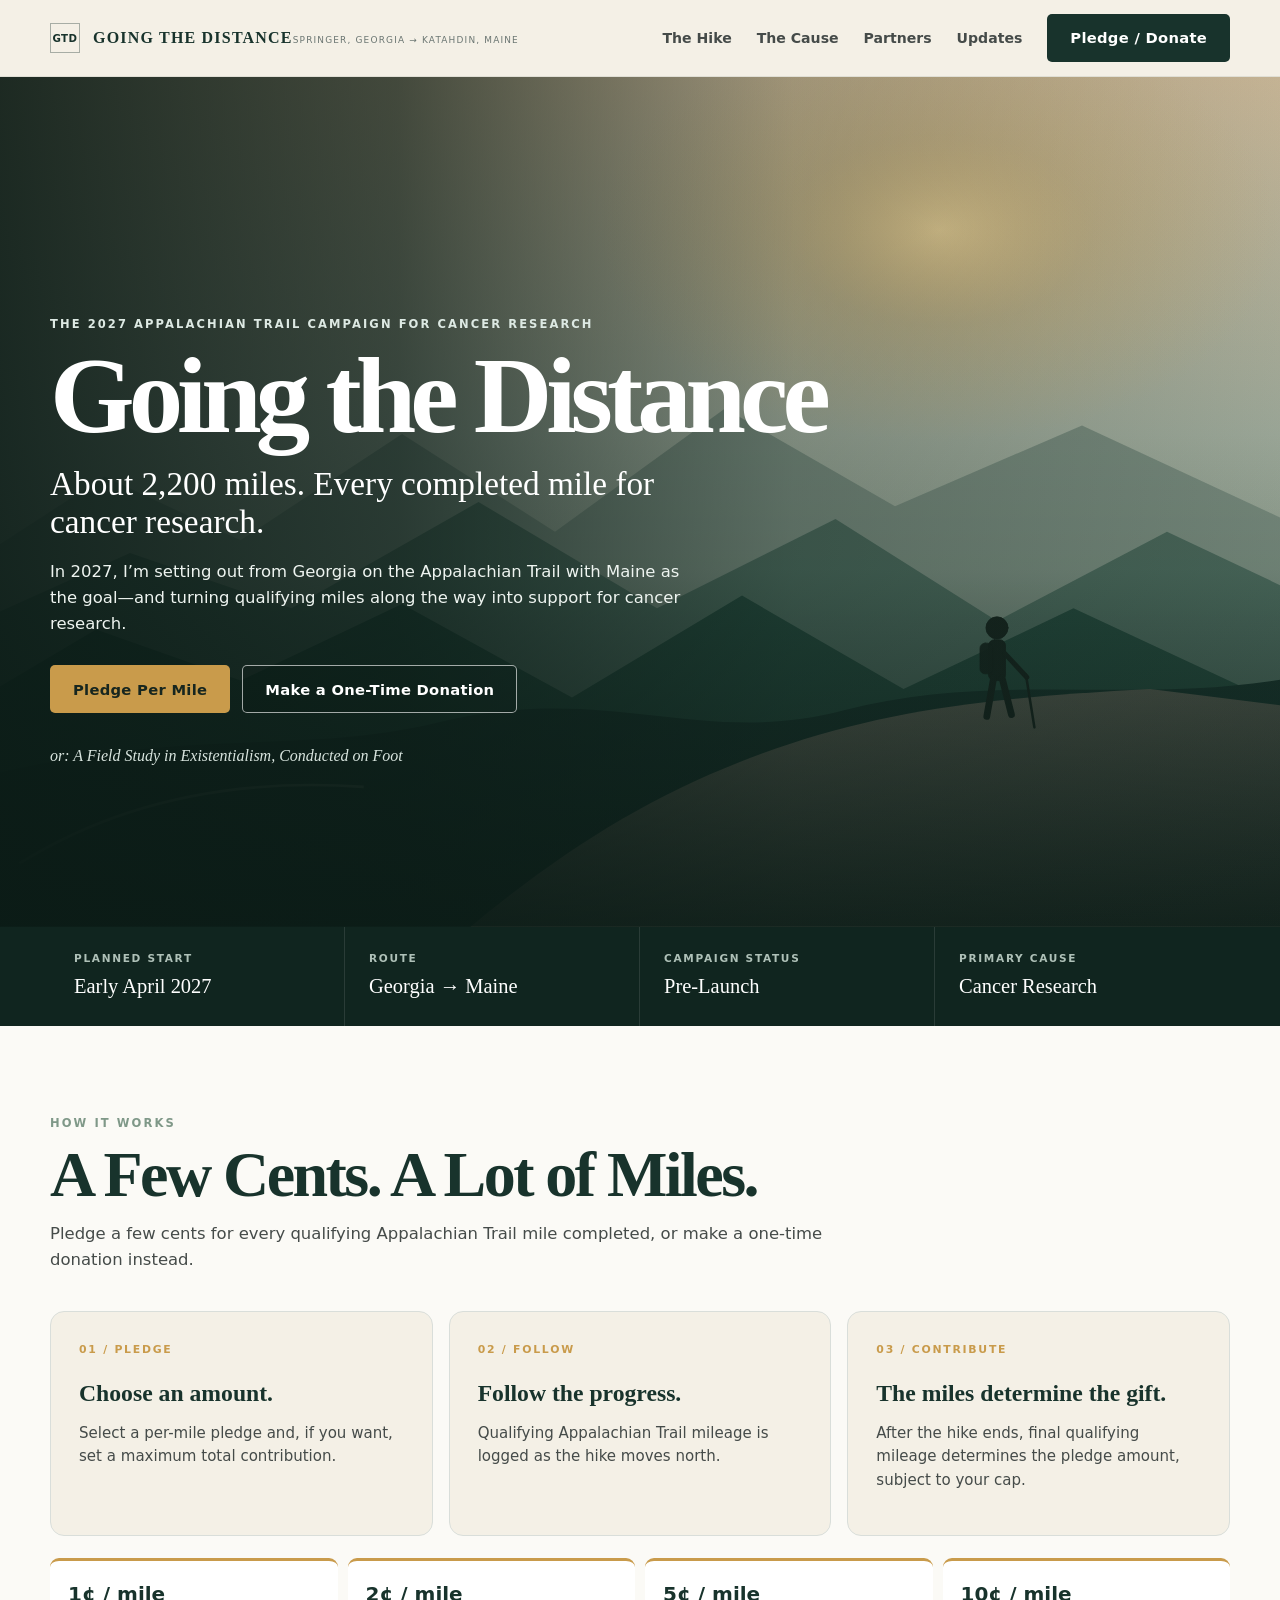
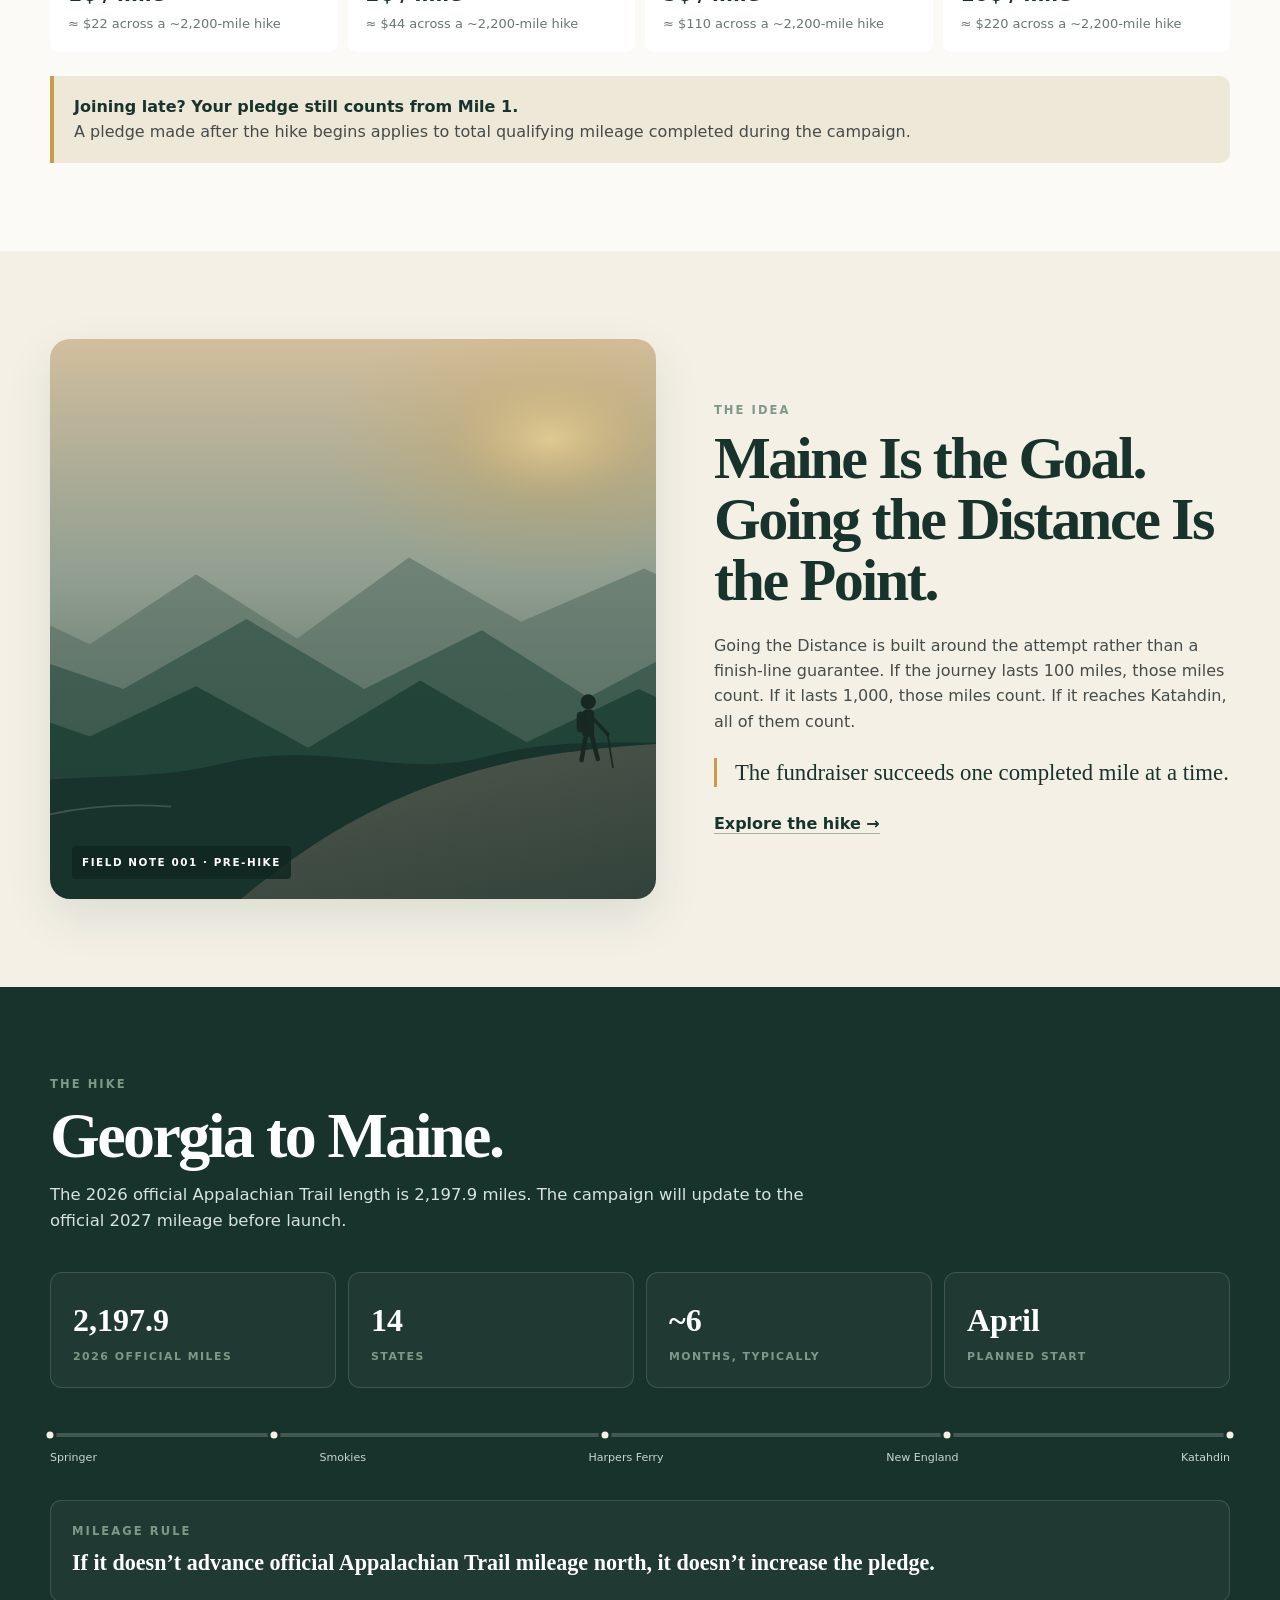
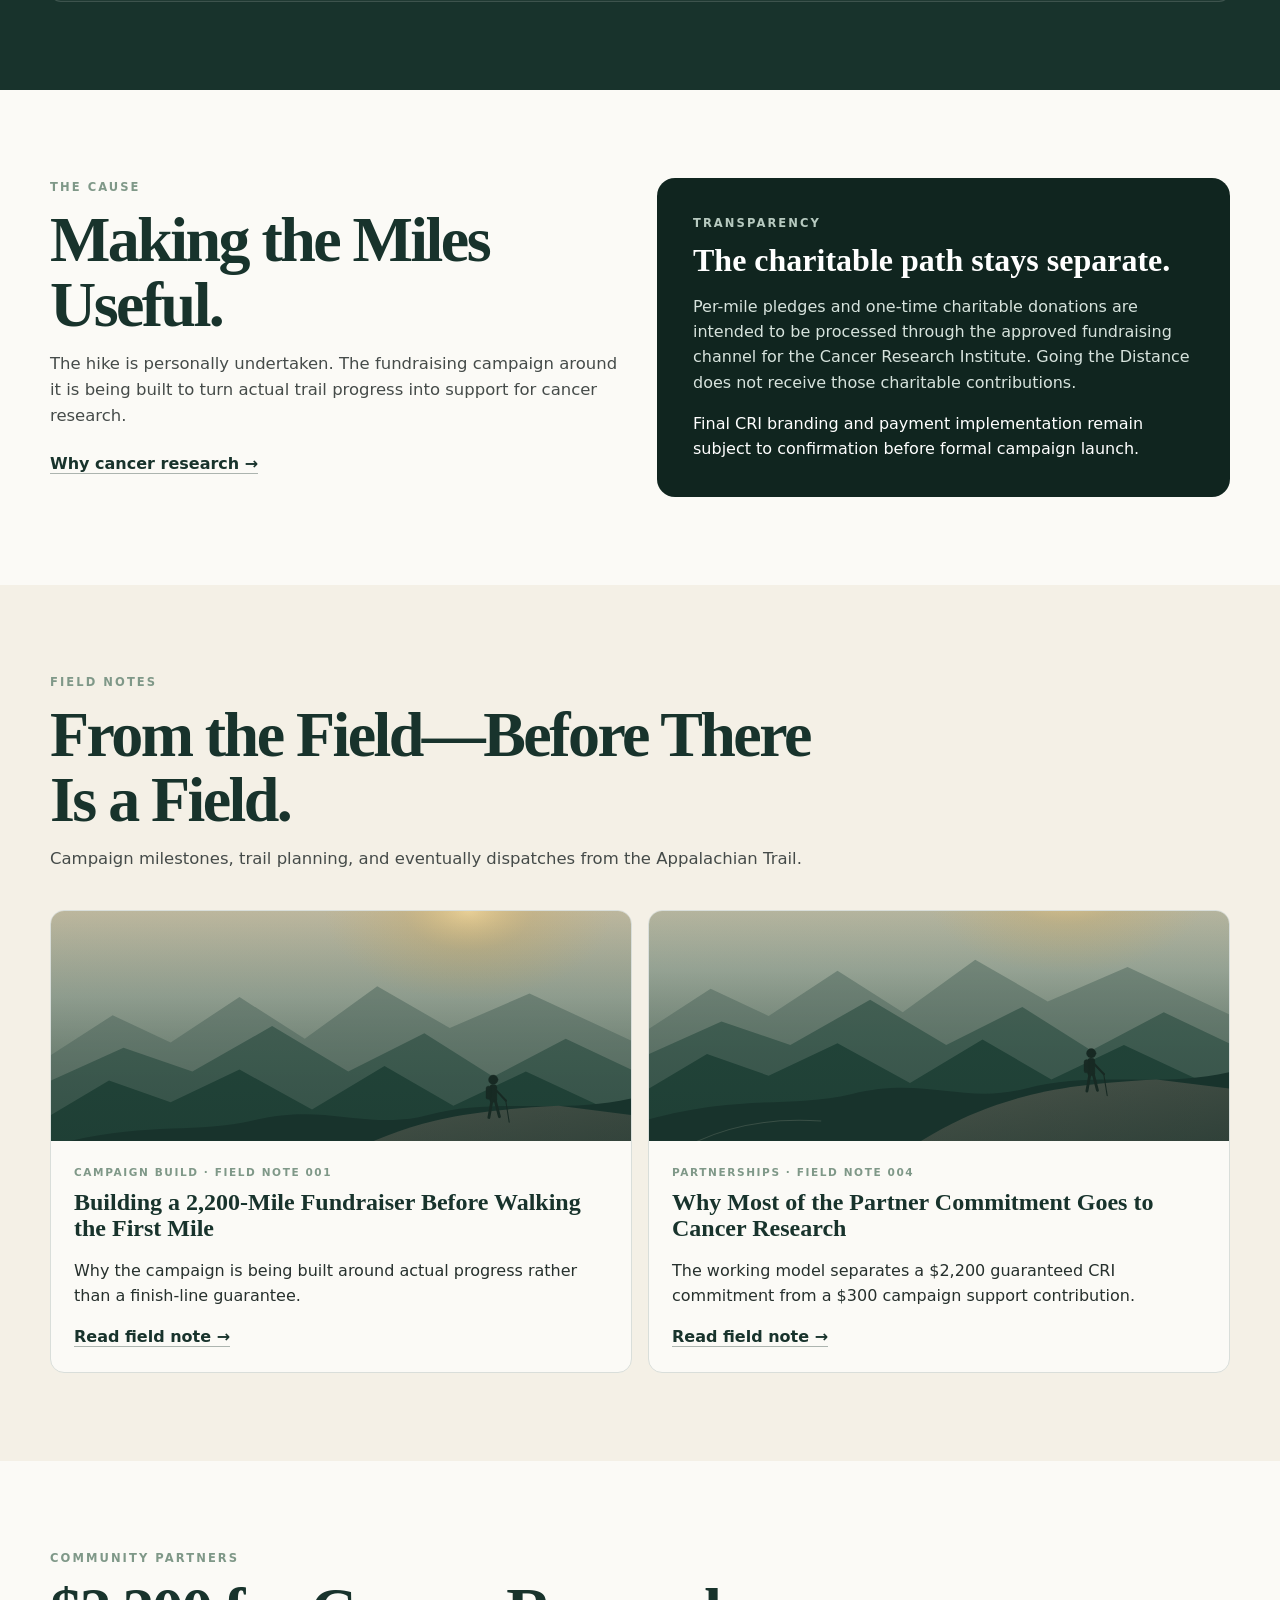
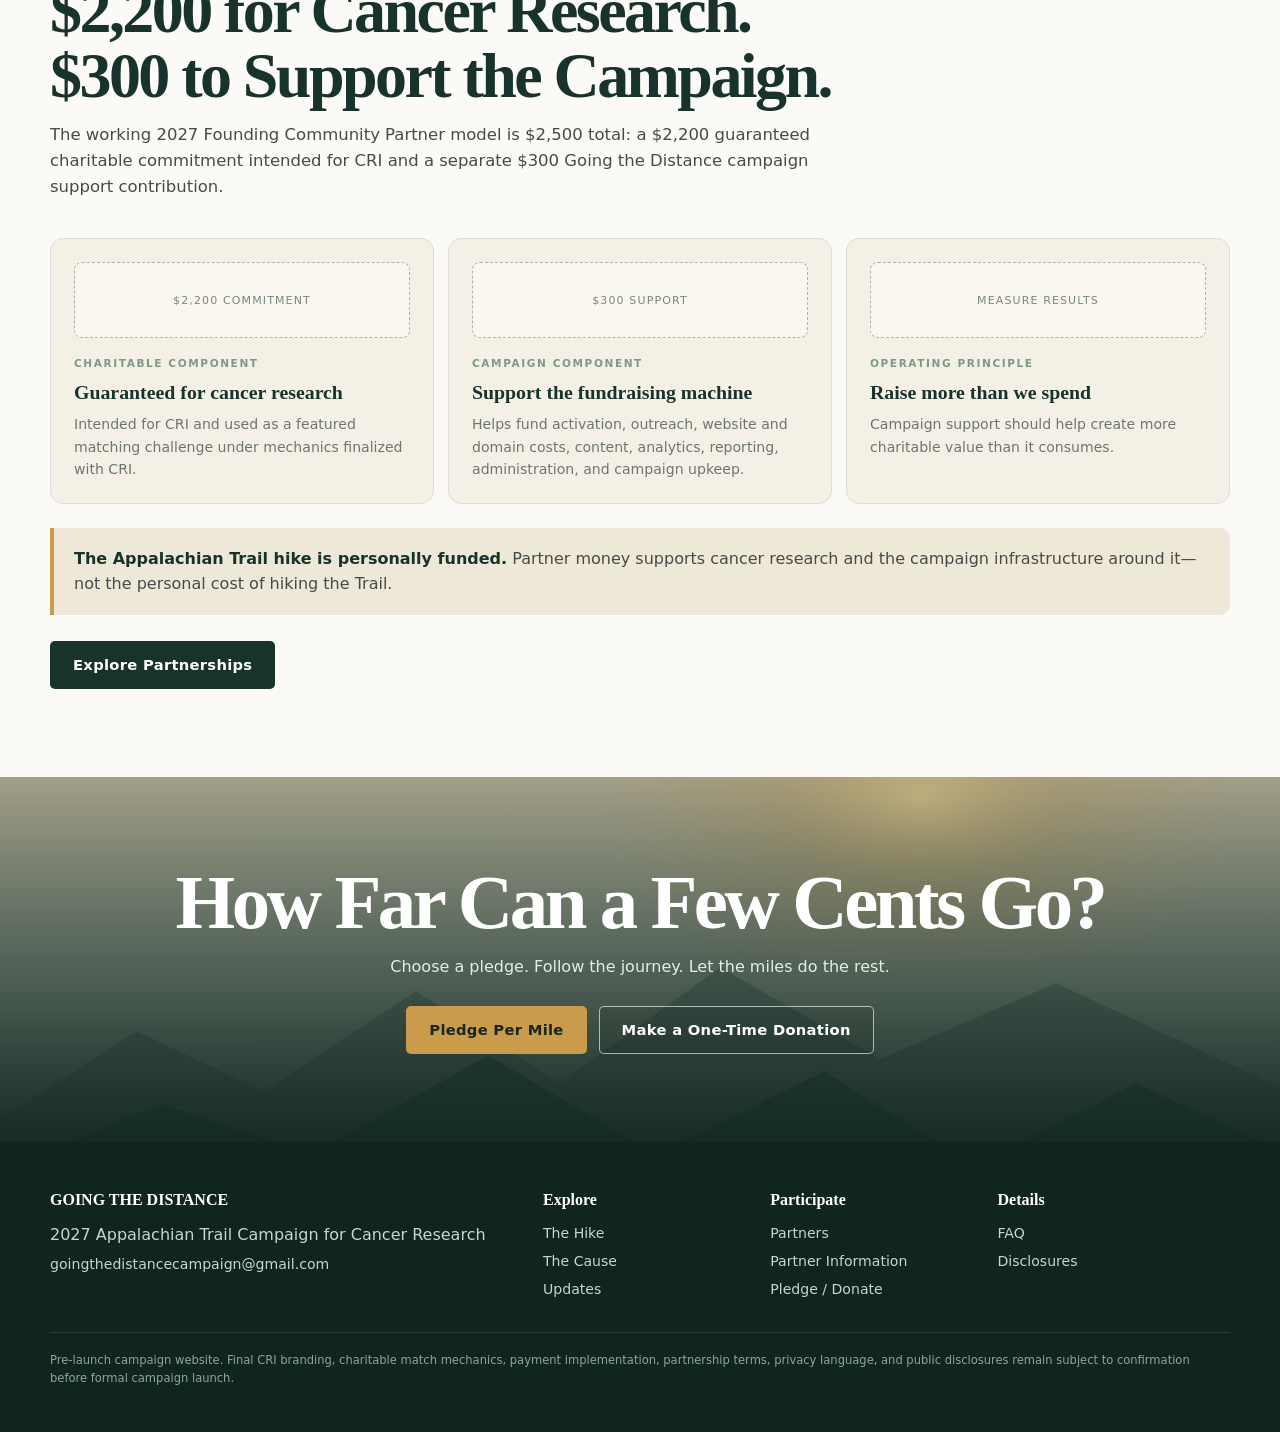
<file: index.html>
<!doctype html><html lang="en"><head><meta charset="utf-8"><meta name="viewport" content="width=device-width,initial-scale=1"><meta name="description" content="Going the Distance is a 2027 Appalachian Trail campaign turning qualifying trail miles into support for cancer research."><title>Home | Going the Distance</title><link rel="stylesheet" href="assets/styles.css"></head><body>
<header class="site-header"><div class="wrap nav"><a class="wordmark" href="index.html" aria-label="Going the Distance home"><span class="wordmark-mark">GTD</span><span class="wordmark-copy"><span class="wordmark-title">GOING THE DISTANCE</span><span class="wordmark-route">Springer, Georgia → Katahdin, Maine</span></span></a><nav class="navlinks" aria-label="Primary navigation"><a href="hike.html">The Hike</a><a href="cause.html">The Cause</a><a href="partners.html">Partners</a><a href="updates.html">Updates</a><a class="btn primary" data-rallyup href="#">Pledge / Donate</a></nav><button class="mobile-menu-btn" data-menu-button aria-expanded="false" aria-controls="mobile-menu">Menu</button></div><nav class="wrap mobile-menu" id="mobile-menu" data-mobile-menu aria-label="Mobile navigation"><a href="hike.html">The Hike</a><a href="cause.html">The Cause</a><a href="partners.html">Partners</a><a href="updates.html">Updates</a><a href="faq.html">FAQ</a><a data-rallyup href="#">Pledge / Donate</a></nav></header>
<main>
<section class="home-hero"><div class="home-hero-inner"><div class="eyebrow">The 2027 Appalachian Trail Campaign for Cancer Research</div><h1>Going the Distance</h1><h2>About 2,200 miles. Every completed mile for cancer research.</h2><p>In 2027, I’m setting out from Georgia on the Appalachian Trail with Maine as the goal—and turning qualifying miles along the way into support for cancer research.</p><div class="hero-actions"><a class="btn gold" data-rallyup href="#">Pledge Per Mile</a><a class="btn ghost" data-rallyup href="#">Make a One-Time Donation</a></div><div class="hero-alt">or: A Field Study in Existentialism, Conducted on Foot</div></div></section>
<div class="status"><div class="wrap status-grid"><div class="status-item"><div class="status-label">Planned Start</div><div class="status-value" data-planned-start>Early April 2027</div></div><div class="status-item"><div class="status-label">Route</div><div class="status-value">Georgia → Maine</div></div><div class="status-item"><div class="status-label">Campaign Status</div><div class="status-value" data-campaign-status>Pre-Launch</div></div><div class="status-item"><div class="status-label">Primary Cause</div><div class="status-value">Cancer Research</div></div></div></div>
<section class="alt-bg"><div class="wrap"><div class="section-head"><div class="eyebrow">How it works</div><h2>A Few Cents. A Lot of Miles.</h2><p>Pledge a few cents for every qualifying Appalachian Trail mile completed, or make a one-time donation instead.</p></div><div class="steps"><article class="step"><div class="n">01 / PLEDGE</div><h3>Choose an amount.</h3><p>Select a per-mile pledge and, if you want, set a maximum total contribution.</p></article><article class="step"><div class="n">02 / FOLLOW</div><h3>Follow the progress.</h3><p>Qualifying Appalachian Trail mileage is logged as the hike moves north.</p></article><article class="step"><div class="n">03 / CONTRIBUTE</div><h3>The miles determine the gift.</h3><p>After the hike ends, final qualifying mileage determines the pledge amount, subject to your cap.</p></article></div><div class="pledges"><div class="pledge"><strong>1¢ / mile</strong><span>≈ $22 across a ~2,200-mile hike</span></div><div class="pledge"><strong>2¢ / mile</strong><span>≈ $44 across a ~2,200-mile hike</span></div><div class="pledge"><strong>5¢ / mile</strong><span>≈ $110 across a ~2,200-mile hike</span></div><div class="pledge"><strong>10¢ / mile</strong><span>≈ $220 across a ~2,200-mile hike</span></div></div><div class="notice" style="margin-top:24px"><strong>Joining late? Your pledge still counts from Mile 1.</strong><br>A pledge made after the hike begins applies to total qualifying mileage completed during the campaign.</div></div></section>
<section><div class="wrap story-grid"><div class="story-photo"><div class="tag">Field Note 001 · Pre-Hike</div></div><div class="story-copy"><div class="eyebrow">The idea</div><h2>Maine Is the Goal. Going the Distance Is the Point.</h2><p>Going the Distance is built around the attempt rather than a finish-line guarantee. If the journey lasts 100 miles, those miles count. If it lasts 1,000, those miles count. If it reaches Katahdin, all of them count.</p><div class="pull">The fundraiser succeeds one completed mile at a time.</div><a class="text-link" href="hike.html">Explore the hike →</a></div></div></section>
<section class="dark"><div class="wrap"><div class="section-head"><div class="eyebrow">The hike</div><h2>Georgia to Maine.</h2><p>The 2026 official Appalachian Trail length is 2,197.9 miles. The campaign will update to the official 2027 mileage before launch.</p></div><div class="metric-grid"><div class="metric"><strong>2,197.9</strong><span>2026 official miles</span></div><div class="metric"><strong>14</strong><span>States</span></div><div class="metric"><strong>~6</strong><span>Months, typically</span></div><div class="metric"><strong>April</strong><span>Planned start</span></div></div><div class="route-wrap"><div class="route-line"><div class="route-progress" data-route-progress style="width:0%"></div><span class="marker" style="left:0%"></span><span class="marker" style="left:19%"></span><span class="marker" style="left:47%"></span><span class="marker" style="left:76%"></span><span class="marker" style="left:100%"></span></div><div class="route-labels"><span>Springer</span><span>Smokies</span><span>Harpers Ferry</span><span>New England</span><span>Katahdin</span></div></div><div class="hike-rule"><div class="eyebrow">Mileage rule</div><strong>If it doesn’t advance official Appalachian Trail mileage north, it doesn’t increase the pledge.</strong></div></div></section>
<section class="alt-bg"><div class="wrap two-col"><div class="section-head" style="margin-bottom:0"><div class="eyebrow">The cause</div><h2>Making the Miles Useful.</h2><p>The hike is personally undertaken. The fundraising campaign around it is being built to turn actual trail progress into support for cancer research.</p><div style="margin-top:22px"><a class="text-link" href="cause.html">Why cancer research →</a></div></div><div class="cause-panel"><div class="eyebrow">Transparency</div><h3>The charitable path stays separate.</h3><p>Per-mile pledges and one-time charitable donations are intended to be processed through the approved fundraising channel for the Cancer Research Institute. Going the Distance does not receive those charitable contributions.</p><div class="approval">Final CRI branding and payment implementation remain subject to confirmation before formal campaign launch.</div></div></div></section>
<section><div class="wrap"><div class="section-head"><div class="eyebrow">Field notes</div><h2>From the Field—Before There Is a Field.</h2><p>Campaign milestones, trail planning, and eventually dispatches from the Appalachian Trail.</p></div><div class="update-grid"><article class="update-card"><div class="update-photo"></div><div class="update-body"><div class="meta">Campaign Build · Field Note 001</div><h3>Building a 2,200-Mile Fundraiser Before Walking the First Mile</h3><p>Why the campaign is being built around actual progress rather than a finish-line guarantee.</p><a class="text-link" href="updates.html#field-note-001">Read field note →</a></div></article><article class="update-card"><div class="update-photo" style="background-position:center 70%"></div><div class="update-body"><div class="meta">Partnerships · Field Note 004</div><h3>Why Most of the Partner Commitment Goes to Cancer Research</h3><p>The working model separates a $2,200 guaranteed CRI commitment from a $300 campaign support contribution.</p><a class="text-link" href="updates.html#field-note-004">Read field note →</a></div></article></div></div></section>
<section class="alt-bg"><div class="wrap"><div class="section-head"><div class="eyebrow">Community partners</div><h2>$2,200 for Cancer Research. $300 to Support the Campaign.</h2><p>The working 2027 Founding Community Partner model is $2,500 total: a $2,200 guaranteed charitable commitment intended for CRI and a separate $300 Going the Distance campaign support contribution.</p></div><div class="partner-grid"><article class="partner"><div class="logo-box">$2,200 COMMITMENT</div><div class="meta">Charitable component</div><h4>Guaranteed for cancer research</h4><p>Intended for CRI and used as a featured matching challenge under mechanics finalized with CRI.</p></article><article class="partner"><div class="logo-box">$300 SUPPORT</div><div class="meta">Campaign component</div><h4>Support the fundraising machine</h4><p>Helps fund activation, outreach, website and domain costs, content, analytics, reporting, administration, and campaign upkeep.</p></article><article class="partner"><div class="logo-box">MEASURE RESULTS</div><div class="meta">Operating principle</div><h4>Raise more than we spend</h4><p>Campaign support should help create more charitable value than it consumes.</p></article></div><div class="notice" style="margin-top:24px"><strong>The Appalachian Trail hike is personally funded.</strong> Partner money supports cancer research and the campaign infrastructure around it—not the personal cost of hiking the Trail.</div><div class="hero-actions"><a class="btn primary" href="partners.html">Explore Partnerships</a></div></div></section>
<section class="final-cta"><div class="wrap"><h2>How Far Can a Few Cents Go?</h2><p>Choose a pledge. Follow the journey. Let the miles do the rest.</p><div class="hero-actions"><a class="btn gold" data-rallyup href="#">Pledge Per Mile</a><a class="btn ghost" data-rallyup href="#">Make a One-Time Donation</a></div></div></section>
</main>
<footer class="site-footer"><div class="wrap"><div class="footer-grid"><div><h4>GOING THE DISTANCE</h4><div>2027 Appalachian Trail Campaign for Cancer Research</div><a data-email href="mailto:goingthedistancecampaign@gmail.com">goingthedistancecampaign@gmail.com</a></div><div><h4>Explore</h4><a href="hike.html">The Hike</a><a href="cause.html">The Cause</a><a href="updates.html">Updates</a></div><div><h4>Participate</h4><a href="partners.html">Partners</a><a href="partner-info.html">Partner Information</a><a data-rallyup href="#">Pledge / Donate</a></div><div><h4>Details</h4><a href="faq.html">FAQ</a><a href="disclosures.html">Disclosures</a></div></div><div class="legal">Pre-launch campaign website. Final CRI branding, charitable match mechanics, payment implementation, partnership terms, privacy language, and public disclosures remain subject to confirmation before formal campaign launch.</div></div></footer>
<div class="modal-backdrop" data-modal aria-hidden="true" role="dialog" aria-modal="true" aria-labelledby="rallyup-modal-title"><div class="modal"><button class="modal-close" data-modal-close aria-label="Close">×</button><div class="eyebrow">Pre-launch</div><h2 id="rallyup-modal-title">Fundraising link not connected yet.</h2><p>The RallyUp campaign has been tested in draft mode. The public pledge/donation link will be connected here after the CRI implementation and payment path are confirmed.</p><p><strong>No charitable transaction is being collected through this pre-launch website.</strong></p><button class="btn primary" data-modal-close>Got it</button></div></div><script src="assets/site-config.js"></script><script src="assets/site.js"></script></body></html>
</file>
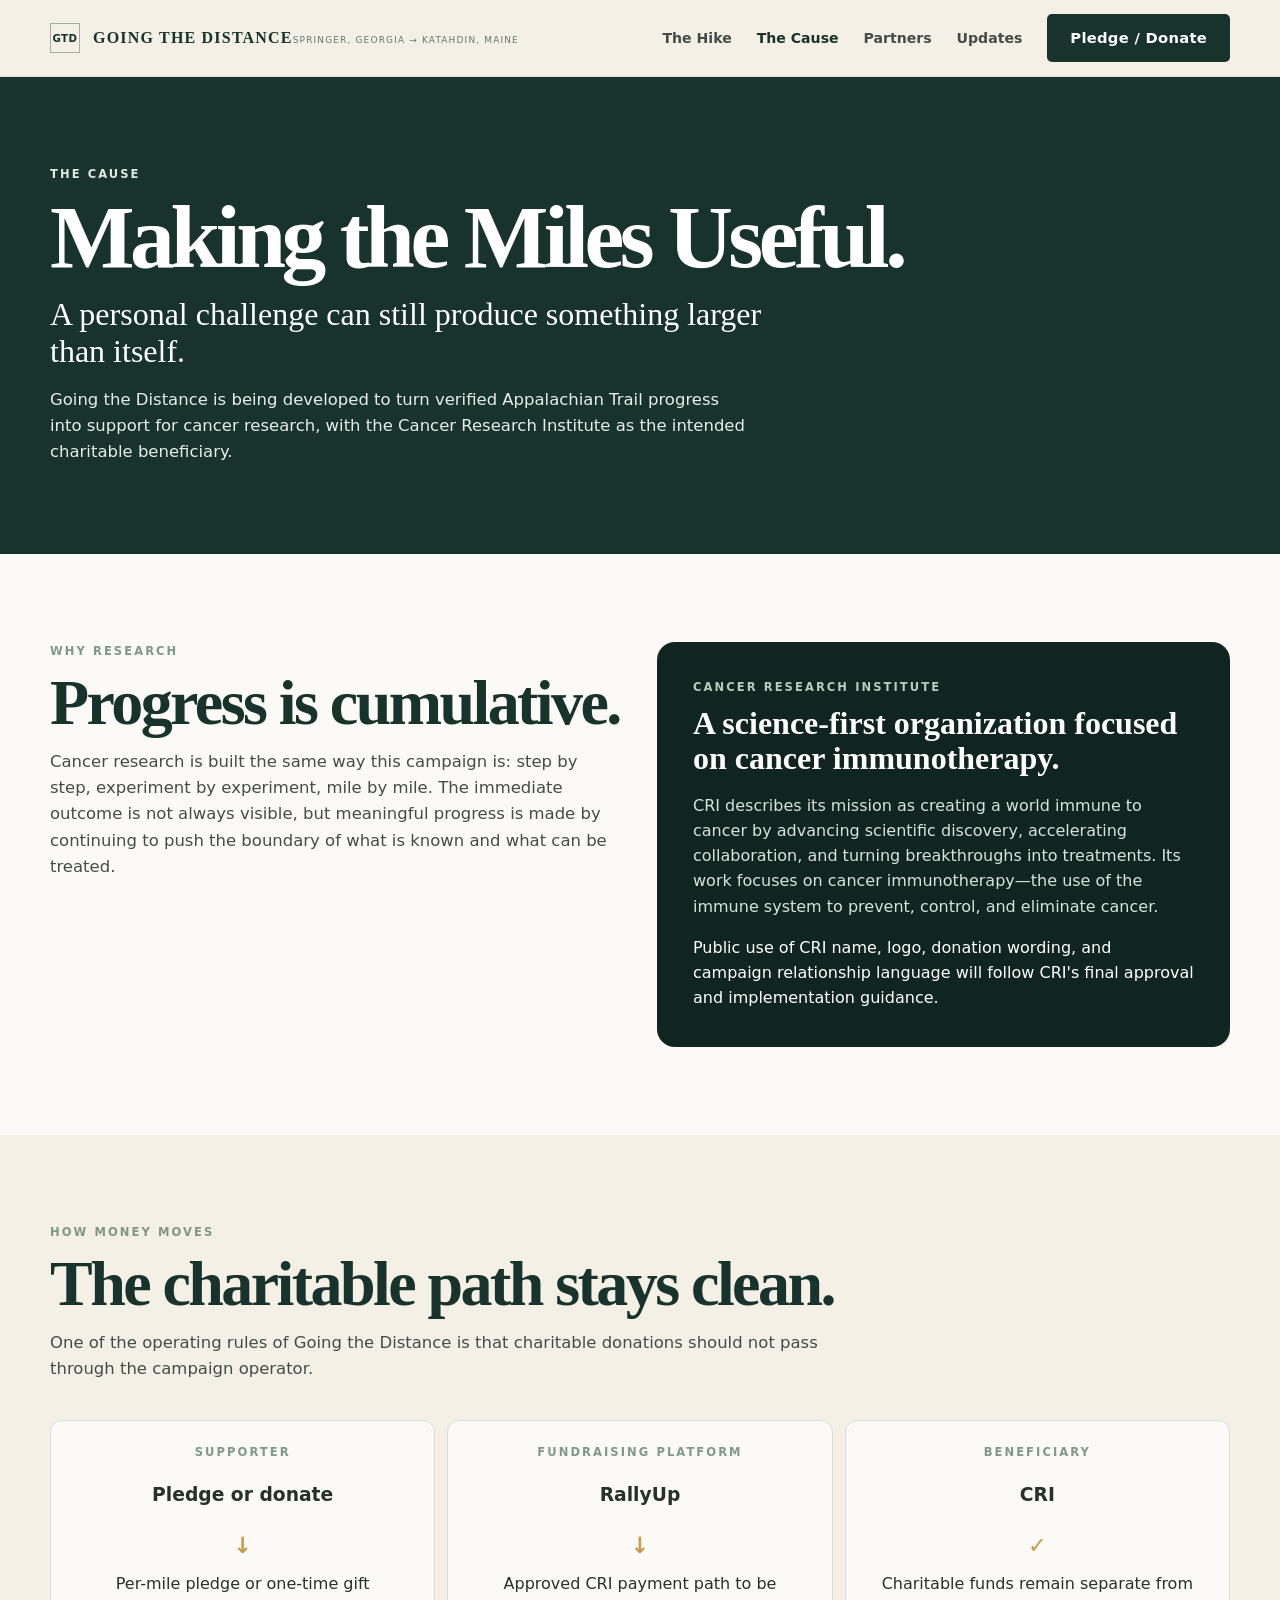
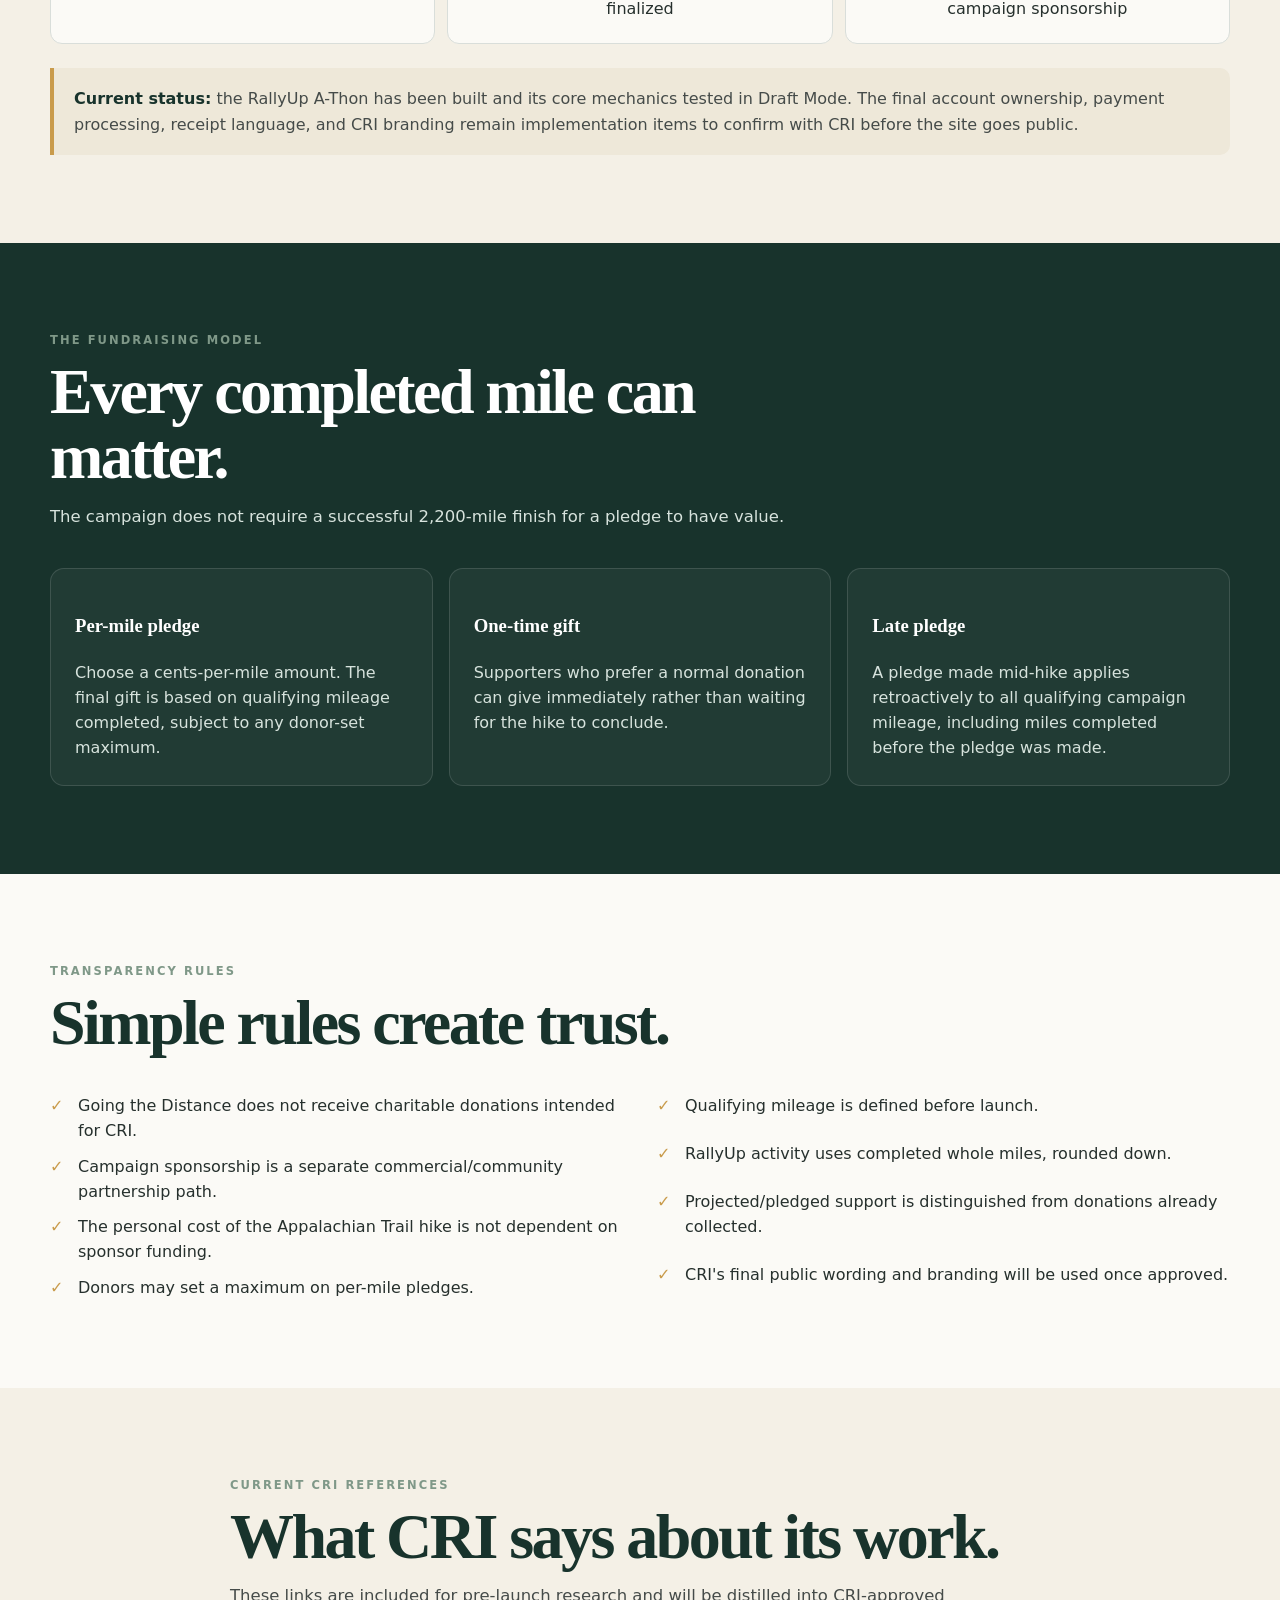
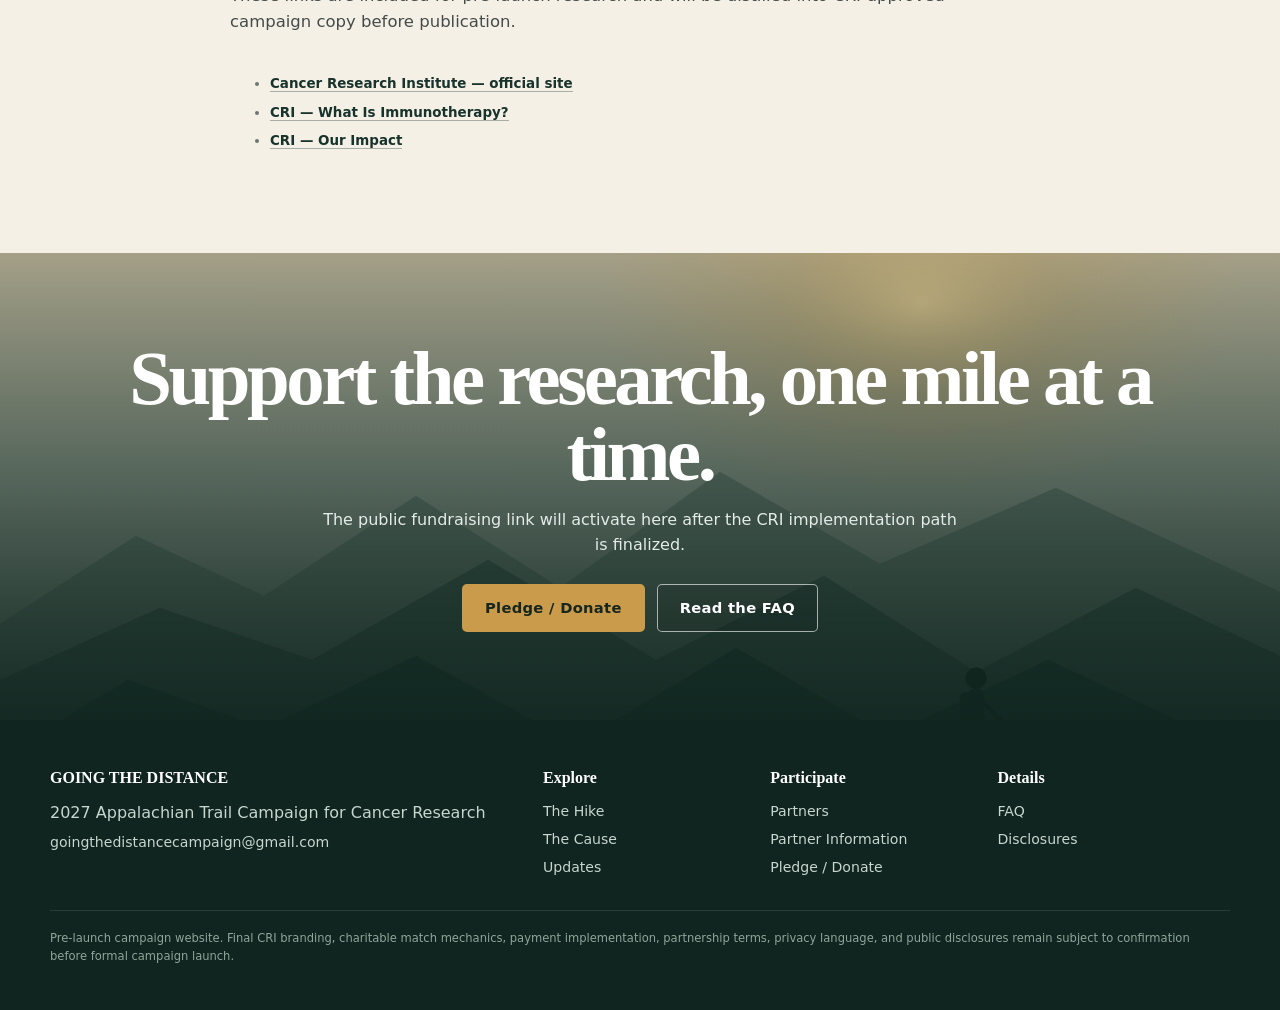
<file: cause.html>
<!doctype html>
<html lang="en"><head><meta charset="utf-8"><meta name="viewport" content="width=device-width,initial-scale=1"><meta name="description" content="Why Going the Distance supports cancer research and how the charitable money flow is designed to remain transparent."><title>The Cause | Going the Distance</title><link rel="stylesheet" href="assets/styles.css"></head><body>
<header class="site-header"><div class="wrap nav"><a class="wordmark" href="index.html" aria-label="Going the Distance home"><span class="wordmark-mark">GTD</span><span class="wordmark-copy"><span class="wordmark-title">GOING THE DISTANCE</span><span class="wordmark-route">Springer, Georgia → Katahdin, Maine</span></span></a><nav class="navlinks" aria-label="Primary navigation"><a href="hike.html">The Hike</a><a href="cause.html" aria-current="page">The Cause</a><a href="partners.html">Partners</a><a href="updates.html">Updates</a><a class="btn primary" data-rallyup href="#">Pledge / Donate</a></nav><button class="mobile-menu-btn" data-menu-button aria-expanded="false" aria-controls="mobile-menu">Menu</button></div><nav class="wrap mobile-menu" id="mobile-menu" data-mobile-menu aria-label="Mobile navigation"><a href="hike.html">The Hike</a><a href="cause.html" aria-current="page">The Cause</a><a href="partners.html">Partners</a><a href="updates.html">Updates</a><a href="faq.html">FAQ</a><a data-rallyup href="#">Pledge / Donate</a></nav></header>
<main><section class="page-hero"><div class="wrap"><div class="eyebrow">The Cause</div><h1>Making the Miles Useful.</h1><h2>A personal challenge can still produce something larger than itself.</h2><p>Going the Distance is being developed to turn verified Appalachian Trail progress into support for cancer research, with the Cancer Research Institute as the intended charitable beneficiary.</p></div></section>
<section class="alt-bg"><div class="wrap two-col"><div><div class="section-head"><div class="eyebrow">Why research</div><h2>Progress is cumulative.</h2><p>Cancer research is built the same way this campaign is: step by step, experiment by experiment, mile by mile. The immediate outcome is not always visible, but meaningful progress is made by continuing to push the boundary of what is known and what can be treated.</p></div></div><div class="cause-panel"><div class="eyebrow">Cancer Research Institute</div><h3>A science-first organization focused on cancer immunotherapy.</h3><p>CRI describes its mission as creating a world immune to cancer by advancing scientific discovery, accelerating collaboration, and turning breakthroughs into treatments. Its work focuses on cancer immunotherapy—the use of the immune system to prevent, control, and eliminate cancer.</p><div class="approval">Public use of CRI name, logo, donation wording, and campaign relationship language will follow CRI's final approval and implementation guidance.</div></div></div></section>
<section><div class="wrap"><div class="section-head"><div class="eyebrow">How money moves</div><h2>The charitable path stays clean.</h2><p>One of the operating rules of Going the Distance is that charitable donations should not pass through the campaign operator.</p></div><div class="flow"><div class="flow-card"><div class="eyebrow">Supporter</div><h3>Pledge or donate</h3><span class="flow-arrow">↓</span><div>Per-mile pledge or one-time gift</div></div><div class="flow-card"><div class="eyebrow">Fundraising platform</div><h3>RallyUp</h3><span class="flow-arrow">↓</span><div>Approved CRI payment path to be finalized</div></div><div class="flow-card"><div class="eyebrow">Beneficiary</div><h3>CRI</h3><span class="flow-arrow">✓</span><div>Charitable funds remain separate from campaign sponsorship</div></div></div><div class="notice" style="margin-top:24px"><strong>Current status:</strong> the RallyUp A-Thon has been built and its core mechanics tested in Draft Mode. The final account ownership, payment processing, receipt language, and CRI branding remain implementation items to confirm with CRI before the site goes public.</div></div></section>
<section class="dark"><div class="wrap"><div class="section-head"><div class="eyebrow">The fundraising model</div><h2>Every completed mile can matter.</h2><p>The campaign does not require a successful 2,200-mile finish for a pledge to have value.</p></div><div class="three-col"><div class="card" style="background:rgba(255,255,255,.04);border-color:rgba(255,255,255,.13)"><h3 style="color:white">Per-mile pledge</h3><p>Choose a cents-per-mile amount. The final gift is based on qualifying mileage completed, subject to any donor-set maximum.</p></div><div class="card" style="background:rgba(255,255,255,.04);border-color:rgba(255,255,255,.13)"><h3 style="color:white">One-time gift</h3><p>Supporters who prefer a normal donation can give immediately rather than waiting for the hike to conclude.</p></div><div class="card" style="background:rgba(255,255,255,.04);border-color:rgba(255,255,255,.13)"><h3 style="color:white">Late pledge</h3><p>A pledge made mid-hike applies retroactively to all qualifying campaign mileage, including miles completed before the pledge was made.</p></div></div></div></section>
<section class="alt-bg"><div class="wrap"><div class="section-head"><div class="eyebrow">Transparency rules</div><h2>Simple rules create trust.</h2></div><div class="two-col"><ul class="checklist"><li>Going the Distance does not receive charitable donations intended for CRI.</li><li>Campaign sponsorship is a separate commercial/community partnership path.</li><li>The personal cost of the Appalachian Trail hike is not dependent on sponsor funding.</li><li>Donors may set a maximum on per-mile pledges.</li></ul><ul class="checklist"><li>Qualifying mileage is defined before launch.</li><li>RallyUp activity uses completed whole miles, rounded down.</li><li>Projected/pledged support is distinguished from donations already collected.</li><li>CRI's final public wording and branding will be used once approved.</li></ul></div></div></section>
<section><div class="narrow"><div class="section-head"><div class="eyebrow">Current CRI references</div><h2>What CRI says about its work.</h2><p>These links are included for pre-launch research and will be distilled into CRI-approved campaign copy before publication.</p></div><ul class="source-list"><li><a class="text-link" href="https://www.cancerresearch.org/" target="_blank" rel="noopener">Cancer Research Institute — official site</a></li><li><a class="text-link" href="https://www.cancerresearch.org/what-is-immunotherapy" target="_blank" rel="noopener">CRI — What Is Immunotherapy?</a></li><li><a class="text-link" href="https://www.cancerresearch.org/our-impact" target="_blank" rel="noopener">CRI — Our Impact</a></li></ul></div></section>
<section class="final-cta"><div class="wrap"><h2>Support the research, one mile at a time.</h2><p>The public fundraising link will activate here after the CRI implementation path is finalized.</p><div class="hero-actions"><a class="btn gold" data-rallyup href="#">Pledge / Donate</a><a class="btn ghost" href="faq.html">Read the FAQ</a></div></div></section></main>
<footer class="site-footer"><div class="wrap"><div class="footer-grid"><div><h4>GOING THE DISTANCE</h4><div>2027 Appalachian Trail Campaign for Cancer Research</div><a data-email href="mailto:goingthedistancecampaign@gmail.com">goingthedistancecampaign@gmail.com</a></div><div><h4>Explore</h4><a href="hike.html">The Hike</a><a href="cause.html">The Cause</a><a href="updates.html">Updates</a></div><div><h4>Participate</h4><a href="partners.html">Partners</a><a href="partner-info.html">Partner Information</a><a data-rallyup href="#">Pledge / Donate</a></div><div><h4>Details</h4><a href="faq.html">FAQ</a><a href="disclosures.html">Disclosures</a></div></div><div class="legal">Private pre-launch website prototype. Final CRI branding, charitable payment implementation, sponsorship terms, privacy language, and public disclosures must be confirmed before launch.</div></div></footer><div class="modal-backdrop" data-modal aria-hidden="true" role="dialog" aria-modal="true" aria-labelledby="rallyup-modal-title"><div class="modal"><button class="modal-close" data-modal-close aria-label="Close">×</button><div class="eyebrow">Pre-launch</div><h2 id="rallyup-modal-title">Fundraising link not connected yet.</h2><p>The RallyUp campaign has been tested in draft mode. The public pledge/donation link will be connected here after the CRI implementation and payment path are confirmed.</p><p><strong>No charitable transaction is being collected through this prototype website.</strong></p><button class="btn primary" data-modal-close>Got it</button></div></div><script src="assets/site-config.js"></script><script src="assets/site.js"></script></body></html>
</file>
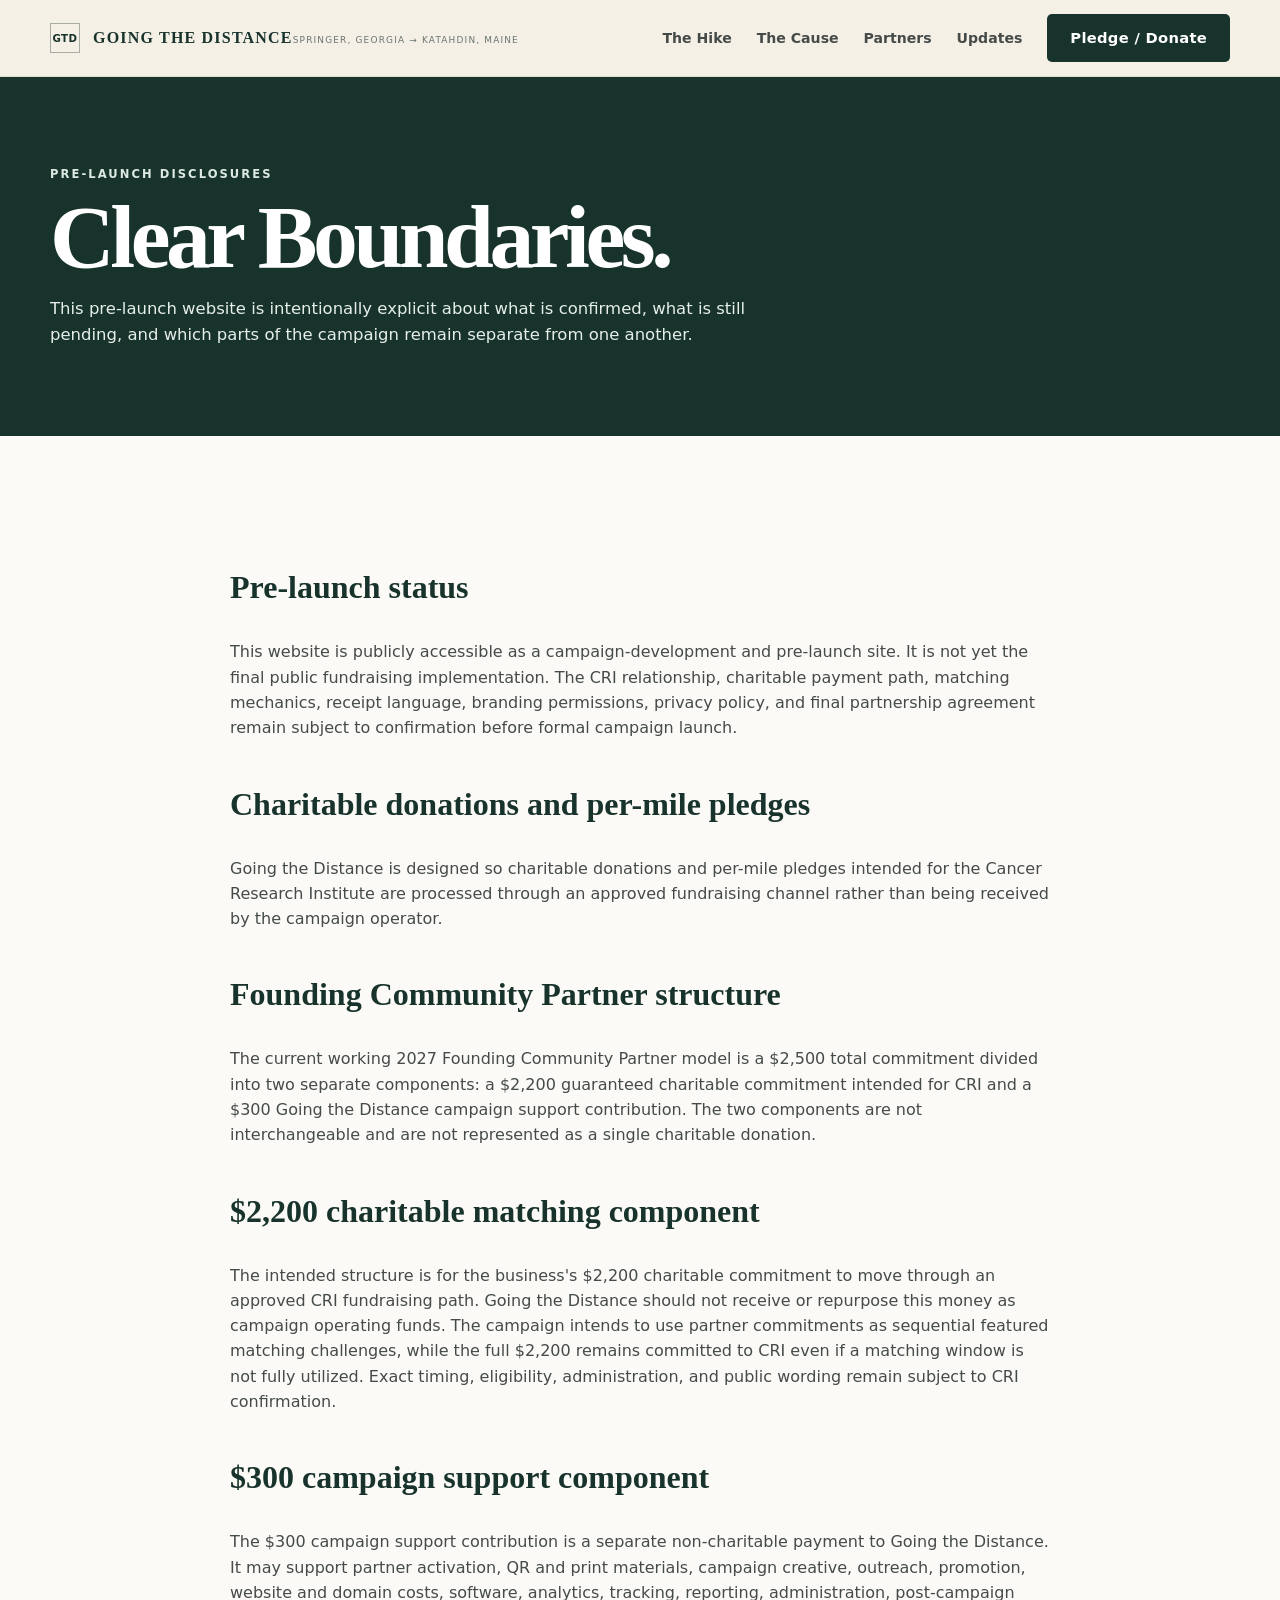
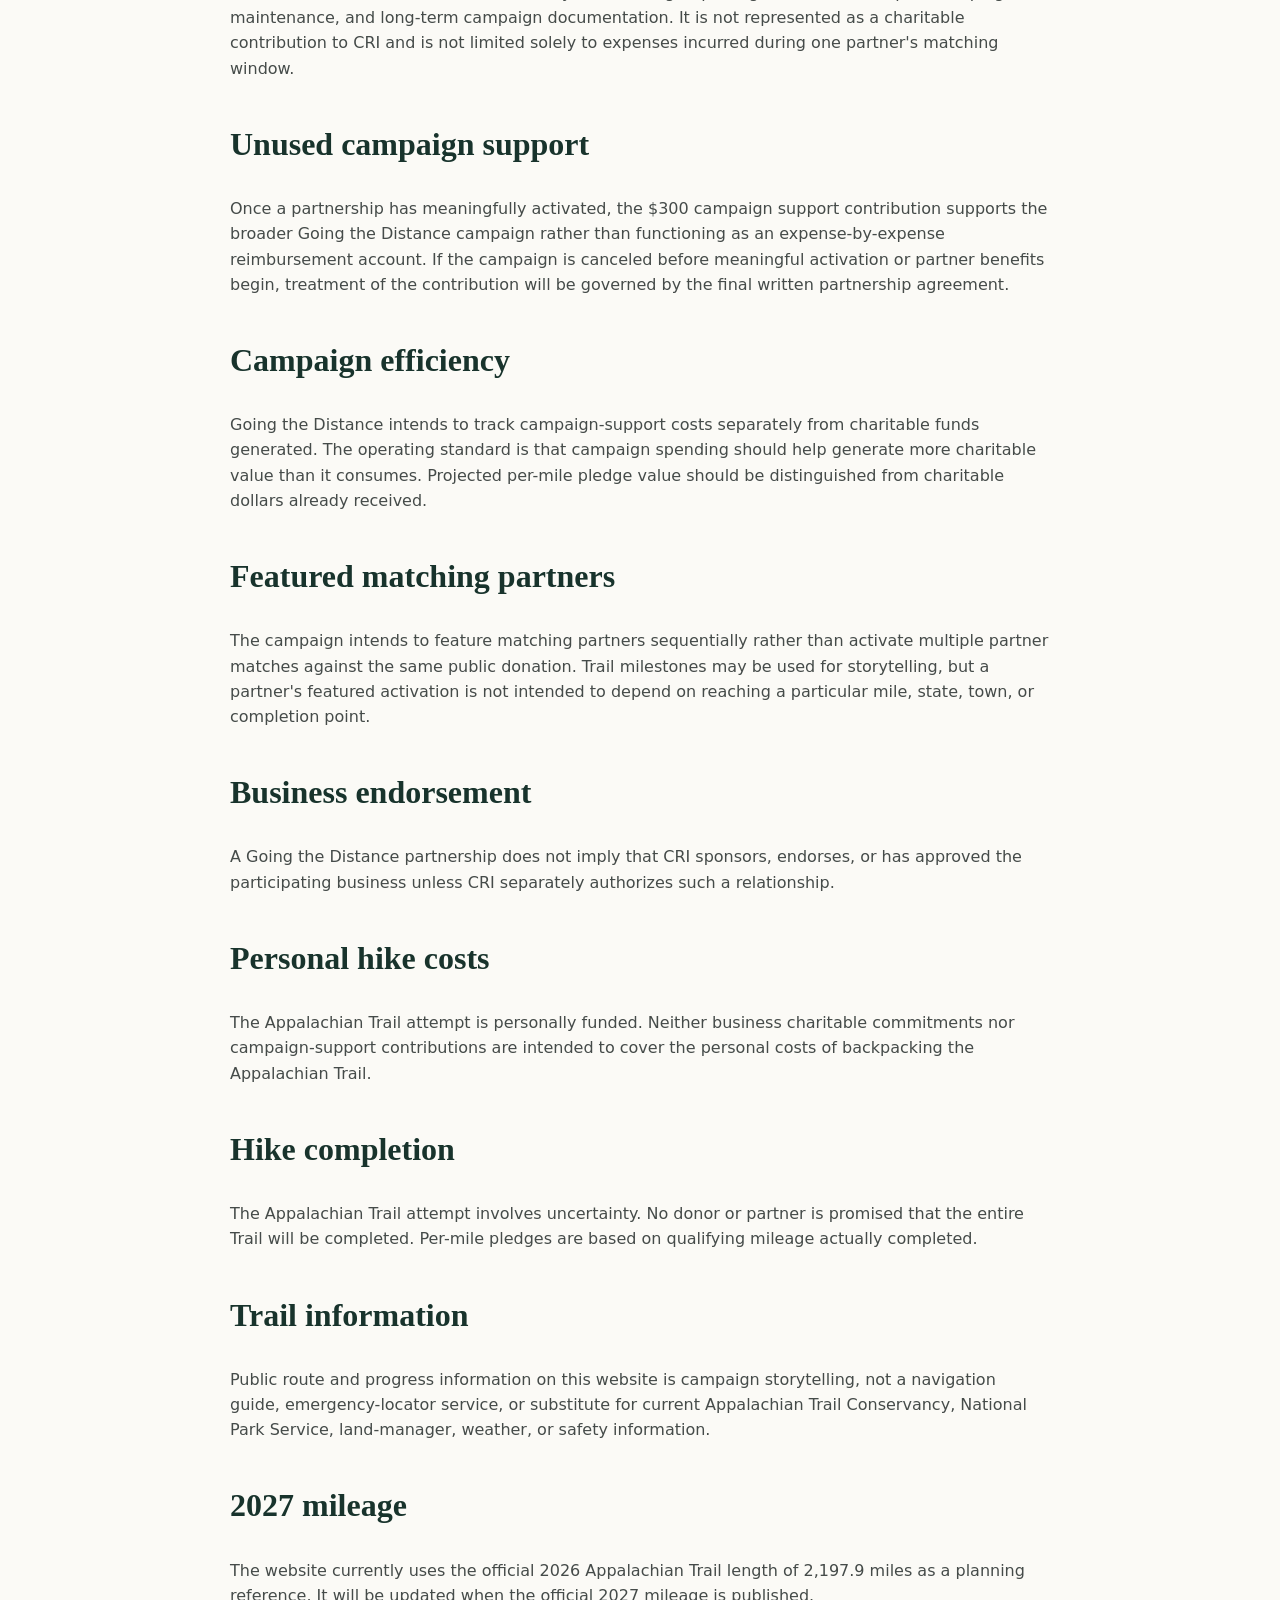
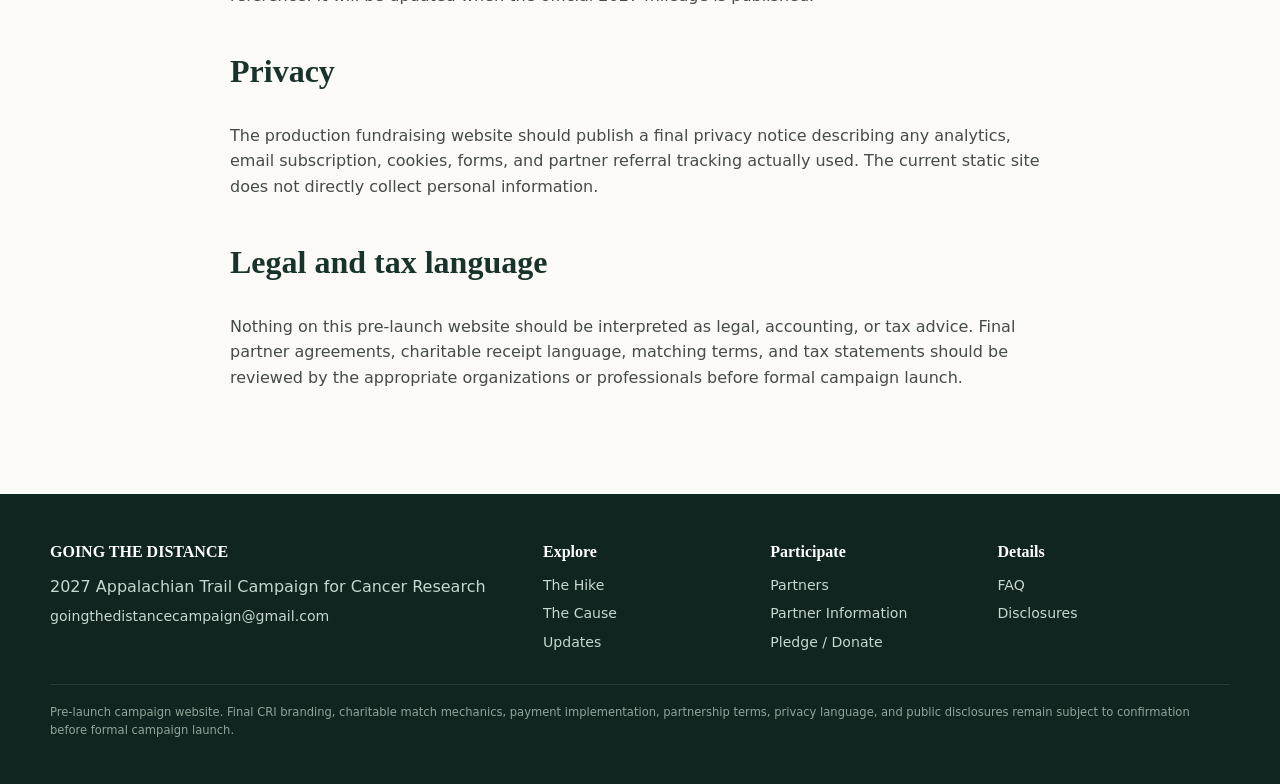
<file: disclosures.html>
<!doctype html><html lang="en"><head><meta charset="utf-8"><meta name="viewport" content="width=device-width,initial-scale=1"><meta name="description" content="Pre-launch Going the Distance campaign disclosures and separation between charitable giving, matching commitments, campaign support, and the personal hike."><title>Disclosures | Going the Distance</title><link rel="stylesheet" href="assets/styles.css"></head><body>
<header class="site-header"><div class="wrap nav"><a class="wordmark" href="index.html" aria-label="Going the Distance home"><span class="wordmark-mark">GTD</span><span class="wordmark-copy"><span class="wordmark-title">GOING THE DISTANCE</span><span class="wordmark-route">Springer, Georgia → Katahdin, Maine</span></span></a><nav class="navlinks" aria-label="Primary navigation"><a href="hike.html">The Hike</a><a href="cause.html">The Cause</a><a href="partners.html">Partners</a><a href="updates.html">Updates</a><a class="btn primary" data-rallyup href="#">Pledge / Donate</a></nav><button class="mobile-menu-btn" data-menu-button aria-expanded="false" aria-controls="mobile-menu">Menu</button></div><nav class="wrap mobile-menu" id="mobile-menu" data-mobile-menu aria-label="Mobile navigation"><a href="hike.html">The Hike</a><a href="cause.html">The Cause</a><a href="partners.html">Partners</a><a href="updates.html">Updates</a><a href="faq.html">FAQ</a><a data-rallyup href="#">Pledge / Donate</a></nav></header>
<main><section class="page-hero"><div class="wrap"><div class="eyebrow">Pre-Launch Disclosures</div><h1>Clear Boundaries.</h1><p>This pre-launch website is intentionally explicit about what is confirmed, what is still pending, and which parts of the campaign remain separate from one another.</p></div></section>
<section class="alt-bg"><div class="narrow article"><h2>Pre-launch status</h2><p>This website is publicly accessible as a campaign-development and pre-launch site. It is not yet the final public fundraising implementation. The CRI relationship, charitable payment path, matching mechanics, receipt language, branding permissions, privacy policy, and final partnership agreement remain subject to confirmation before formal campaign launch.</p><h2>Charitable donations and per-mile pledges</h2><p>Going the Distance is designed so charitable donations and per-mile pledges intended for the Cancer Research Institute are processed through an approved fundraising channel rather than being received by the campaign operator.</p><h2>Founding Community Partner structure</h2><p>The current working 2027 Founding Community Partner model is a $2,500 total commitment divided into two separate components: a $2,200 guaranteed charitable commitment intended for CRI and a $300 Going the Distance campaign support contribution. The two components are not interchangeable and are not represented as a single charitable donation.</p><h2>$2,200 charitable matching component</h2><p>The intended structure is for the business's $2,200 charitable commitment to move through an approved CRI fundraising path. Going the Distance should not receive or repurpose this money as campaign operating funds. The campaign intends to use partner commitments as sequential featured matching challenges, while the full $2,200 remains committed to CRI even if a matching window is not fully utilized. Exact timing, eligibility, administration, and public wording remain subject to CRI confirmation.</p><h2>$300 campaign support component</h2><p>The $300 campaign support contribution is a separate non-charitable payment to Going the Distance. It may support partner activation, QR and print materials, campaign creative, outreach, promotion, website and domain costs, software, analytics, tracking, reporting, administration, post-campaign maintenance, and long-term campaign documentation. It is not represented as a charitable contribution to CRI and is not limited solely to expenses incurred during one partner's matching window.</p><h2>Unused campaign support</h2><p>Once a partnership has meaningfully activated, the $300 campaign support contribution supports the broader Going the Distance campaign rather than functioning as an expense-by-expense reimbursement account. If the campaign is canceled before meaningful activation or partner benefits begin, treatment of the contribution will be governed by the final written partnership agreement.</p><h2>Campaign efficiency</h2><p>Going the Distance intends to track campaign-support costs separately from charitable funds generated. The operating standard is that campaign spending should help generate more charitable value than it consumes. Projected per-mile pledge value should be distinguished from charitable dollars already received.</p><h2>Featured matching partners</h2><p>The campaign intends to feature matching partners sequentially rather than activate multiple partner matches against the same public donation. Trail milestones may be used for storytelling, but a partner's featured activation is not intended to depend on reaching a particular mile, state, town, or completion point.</p><h2>Business endorsement</h2><p>A Going the Distance partnership does not imply that CRI sponsors, endorses, or has approved the participating business unless CRI separately authorizes such a relationship.</p><h2>Personal hike costs</h2><p>The Appalachian Trail attempt is personally funded. Neither business charitable commitments nor campaign-support contributions are intended to cover the personal costs of backpacking the Appalachian Trail.</p><h2>Hike completion</h2><p>The Appalachian Trail attempt involves uncertainty. No donor or partner is promised that the entire Trail will be completed. Per-mile pledges are based on qualifying mileage actually completed.</p><h2>Trail information</h2><p>Public route and progress information on this website is campaign storytelling, not a navigation guide, emergency-locator service, or substitute for current Appalachian Trail Conservancy, National Park Service, land-manager, weather, or safety information.</p><h2>2027 mileage</h2><p>The website currently uses the official 2026 Appalachian Trail length of 2,197.9 miles as a planning reference. It will be updated when the official 2027 mileage is published.</p><h2>Privacy</h2><p>The production fundraising website should publish a final privacy notice describing any analytics, email subscription, cookies, forms, and partner referral tracking actually used. The current static site does not directly collect personal information.</p><h2>Legal and tax language</h2><p>Nothing on this pre-launch website should be interpreted as legal, accounting, or tax advice. Final partner agreements, charitable receipt language, matching terms, and tax statements should be reviewed by the appropriate organizations or professionals before formal campaign launch.</p></div></section></main>
<footer class="site-footer"><div class="wrap"><div class="footer-grid"><div><h4>GOING THE DISTANCE</h4><div>2027 Appalachian Trail Campaign for Cancer Research</div><a data-email href="mailto:goingthedistancecampaign@gmail.com">goingthedistancecampaign@gmail.com</a></div><div><h4>Explore</h4><a href="hike.html">The Hike</a><a href="cause.html">The Cause</a><a href="updates.html">Updates</a></div><div><h4>Participate</h4><a href="partners.html">Partners</a><a href="partner-info.html">Partner Information</a><a data-rallyup href="#">Pledge / Donate</a></div><div><h4>Details</h4><a href="faq.html">FAQ</a><a href="disclosures.html">Disclosures</a></div></div><div class="legal">Pre-launch campaign website. Final CRI branding, charitable match mechanics, payment implementation, partnership terms, privacy language, and public disclosures remain subject to confirmation before formal campaign launch.</div></div></footer><div class="modal-backdrop" data-modal aria-hidden="true" role="dialog" aria-modal="true" aria-labelledby="rallyup-modal-title"><div class="modal"><button class="modal-close" data-modal-close aria-label="Close">×</button><div class="eyebrow">Pre-launch</div><h2 id="rallyup-modal-title">Fundraising link not connected yet.</h2><p>The RallyUp campaign has been tested in draft mode. The public pledge/donation link will be connected here after the CRI implementation and payment path are confirmed.</p><p><strong>No charitable transaction is being collected through this pre-launch website.</strong></p><button class="btn primary" data-modal-close>Got it</button></div></div><script src="assets/site-config.js"></script><script src="assets/site.js"></script></body></html>
</file>
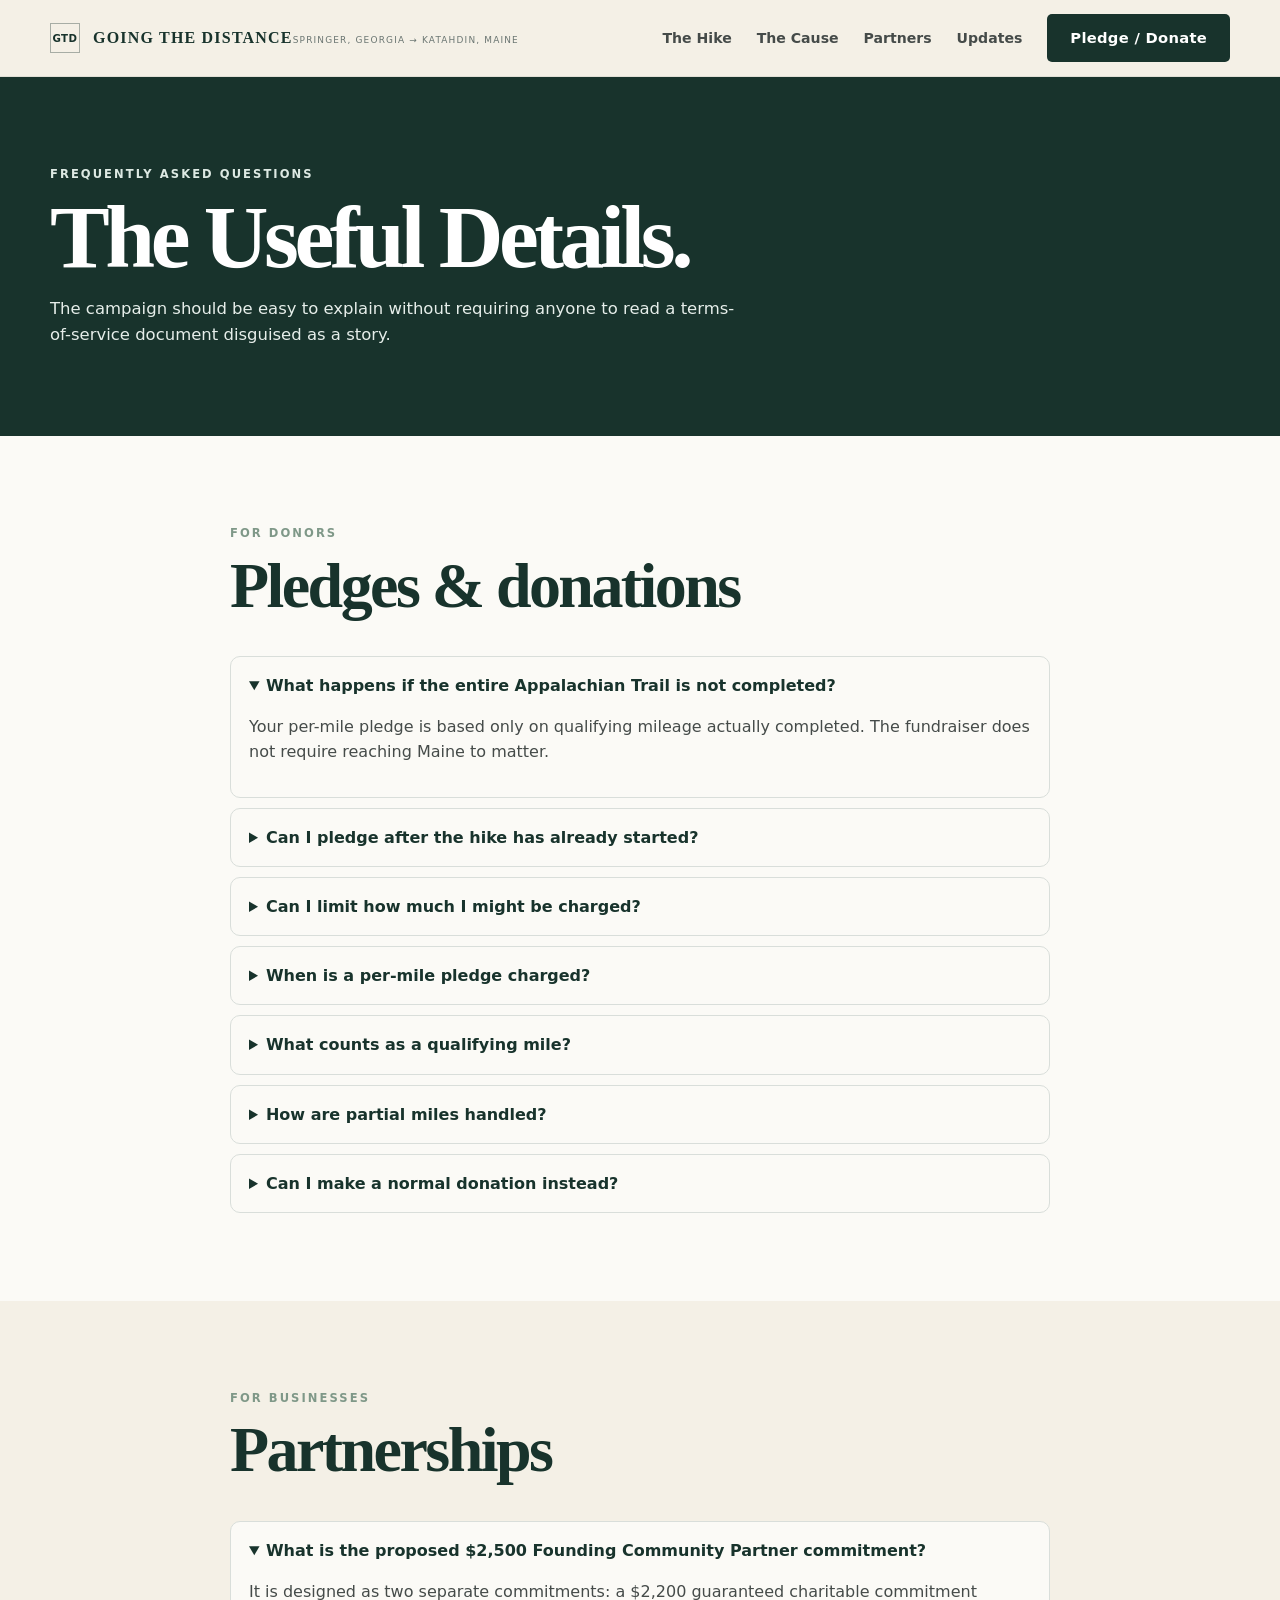
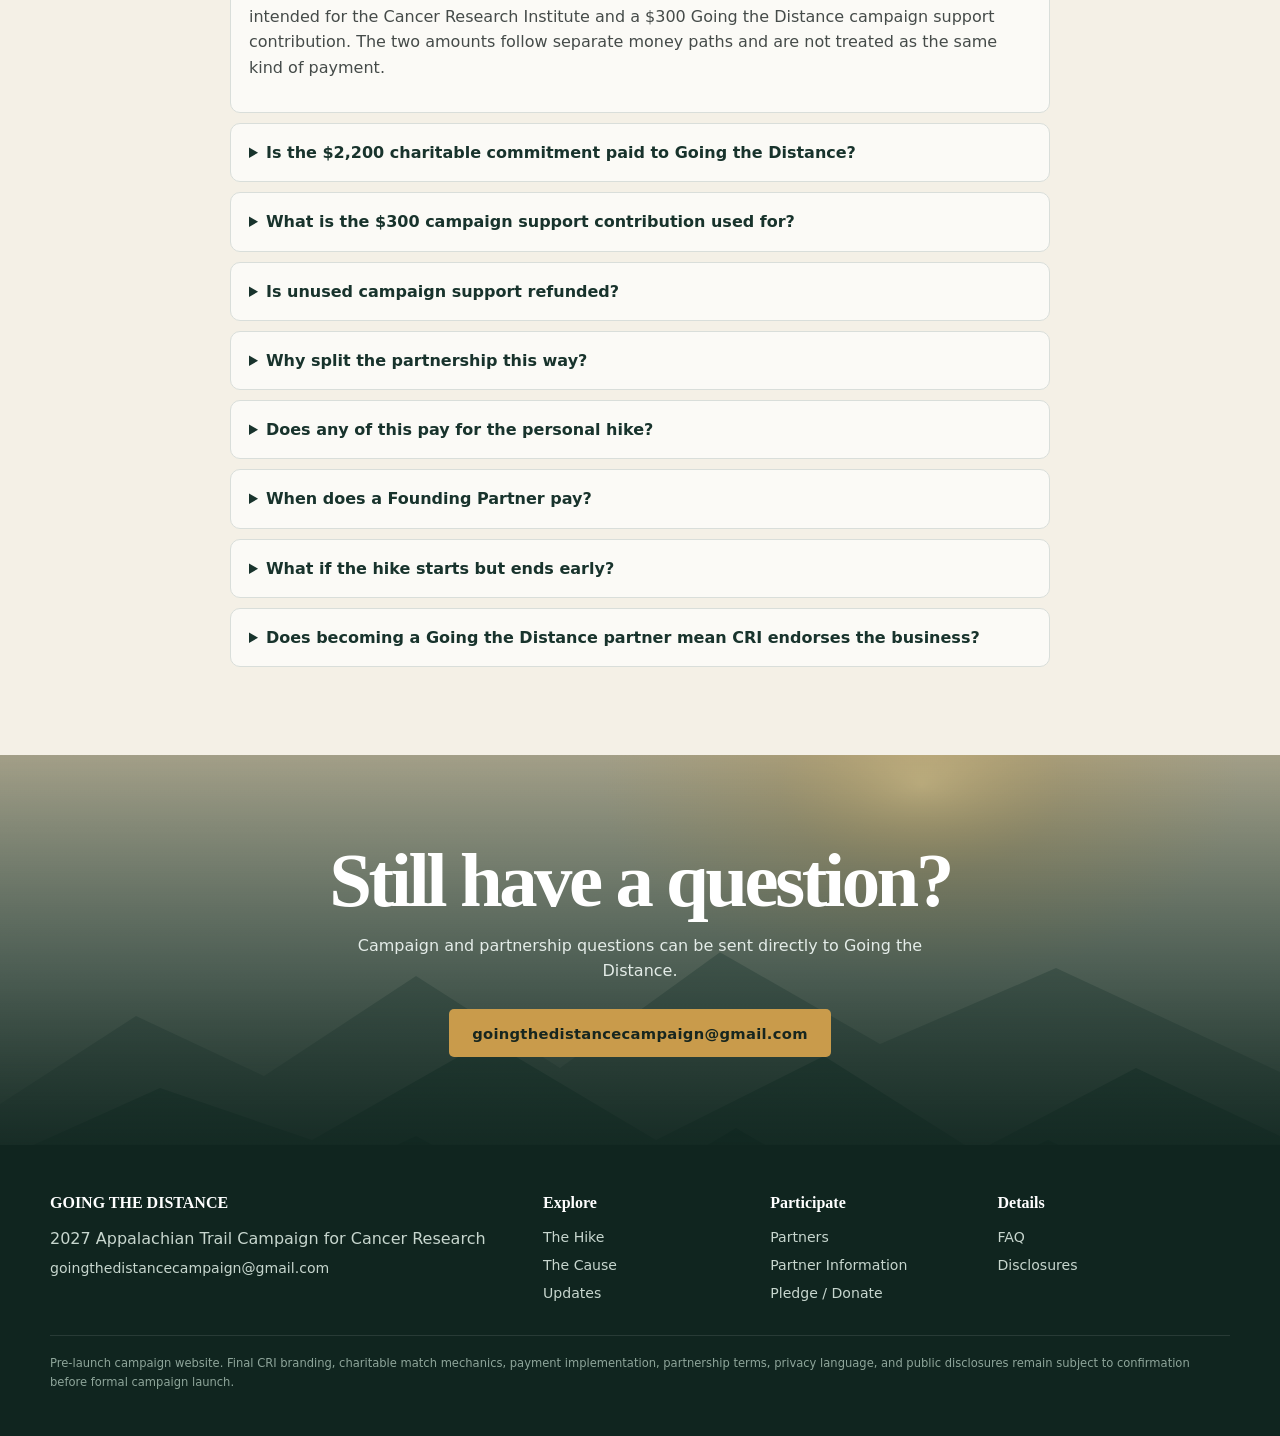
<file: faq.html>
<!doctype html><html lang="en"><head><meta charset="utf-8"><meta name="viewport" content="width=device-width,initial-scale=1"><meta name="description" content="Frequently asked questions about Going the Distance per-mile pledges, mileage rules, donations, and business partnerships."><title>FAQ | Going the Distance</title><link rel="stylesheet" href="assets/styles.css"></head><body>
<header class="site-header"><div class="wrap nav"><a class="wordmark" href="index.html" aria-label="Going the Distance home"><span class="wordmark-mark">GTD</span><span class="wordmark-copy"><span class="wordmark-title">GOING THE DISTANCE</span><span class="wordmark-route">Springer, Georgia → Katahdin, Maine</span></span></a><nav class="navlinks" aria-label="Primary navigation"><a href="hike.html">The Hike</a><a href="cause.html">The Cause</a><a href="partners.html">Partners</a><a href="updates.html">Updates</a><a class="btn primary" data-rallyup href="#">Pledge / Donate</a></nav><button class="mobile-menu-btn" data-menu-button aria-expanded="false" aria-controls="mobile-menu">Menu</button></div><nav class="wrap mobile-menu" id="mobile-menu" data-mobile-menu aria-label="Mobile navigation"><a href="hike.html">The Hike</a><a href="cause.html">The Cause</a><a href="partners.html">Partners</a><a href="updates.html">Updates</a><a href="faq.html">FAQ</a><a data-rallyup href="#">Pledge / Donate</a></nav></header>
<main><section class="page-hero"><div class="wrap"><div class="eyebrow">Frequently Asked Questions</div><h1>The Useful Details.</h1><p>The campaign should be easy to explain without requiring anyone to read a terms-of-service document disguised as a story.</p></div></section>
<section class="alt-bg"><div class="narrow"><div class="section-head"><div class="eyebrow">For donors</div><h2>Pledges & donations</h2></div><details open><summary>What happens if the entire Appalachian Trail is not completed?</summary><p>Your per-mile pledge is based only on qualifying mileage actually completed. The fundraiser does not require reaching Maine to matter.</p></details><details><summary>Can I pledge after the hike has already started?</summary><p>Yes. Draft testing confirmed that a late per-mile pledge applies to the total qualifying mileage completed during the campaign, including mileage logged before the pledge was made.</p></details><details><summary>Can I limit how much I might be charged?</summary><p>Yes. RallyUp supports a donor-set maximum total pledge. The final charge cannot exceed that cap.</p></details><details><summary>When is a per-mile pledge charged?</summary><p>Per-mile pledges remain pending while the A-Thon is underway and are calculated after the final qualifying mileage is confirmed and the campaign is finalized. One-time donations are processed when made.</p></details><details><summary>What counts as a qualifying mile?</summary><p>A unique mile of official Appalachian Trail progress physically completed during the 2027 attempt. Side trails, town walking, backtracking, wrong turns, shuttles, and the Amicalola Approach Trail do not increase the pledge total.</p></details><details><summary>How are partial miles handled?</summary><p>The hiking record can retain fractional mileage, but RallyUp uses whole activity units. The pledge total is rounded down to completed whole miles.</p></details><details><summary>Can I make a normal donation instead?</summary><p>Yes. The campaign includes a one-time donation path for supporters who prefer not to pledge by the mile.</p></details></div></section>
<section><div class="narrow"><div class="section-head"><div class="eyebrow">For businesses</div><h2>Partnerships</h2></div><details open><summary>What is the proposed $2,500 Founding Community Partner commitment?</summary><p>It is designed as two separate commitments: a $2,200 guaranteed charitable commitment intended for the Cancer Research Institute and a $300 Going the Distance campaign support contribution. The two amounts follow separate money paths and are not treated as the same kind of payment.</p></details><details><summary>Is the $2,200 charitable commitment paid to Going the Distance?</summary><p>No. The intended structure is for the charitable commitment to move through the approved CRI fundraising path. Going the Distance should not receive the $2,200 charitable component. The intent is to use it as a featured matching challenge while ensuring the full $2,200 ultimately benefits CRI, subject to CRI-approved mechanics.</p></details><details><summary>What is the $300 campaign support contribution used for?</summary><p>It supports the operation, promotion, measurement, maintenance, and long-term documentation of Going the Distance, including partner activation materials, QR and print materials, website and domain costs, software, analytics, outreach, content, reporting, and related campaign administration. It is not represented as a charitable donation to CRI and is not limited solely to one partner's matching window.</p></details><details><summary>Is unused campaign support refunded?</summary><p>Once a partnership has meaningfully activated, the $300 supports the broader Going the Distance campaign rather than functioning as an expense-by-expense reimbursement account. If the campaign is canceled before meaningful activation or partner benefits begin, treatment of the contribution will be governed by the written partnership terms.</p></details><details><summary>Why split the partnership this way?</summary><p>The goal is to keep the charitable commitment much larger than the campaign-support component. The $2,200 roughly mirrors one charitable dollar per Appalachian Trail mile, while the $300 helps operate and amplify the campaign so the matching commitment can generate additional public participation.</p></details><details><summary>Does any of this pay for the personal hike?</summary><p>No. The Appalachian Trail attempt is personally funded. Neither the charitable commitment nor the campaign support contribution is intended to pay for the personal cost of hiking the Trail.</p></details><details><summary>When does a Founding Partner pay?</summary><p>The partnership should not activate until Going the Distance passes its launch-ready gate and the CRI matching/payment structure is confirmed. A business may express interest or reserve a place before that point.</p></details><details><summary>What if the hike starts but ends early?</summary><p>The partner is not purchasing a guarantee of Katahdin or a specific Trail milestone. Donor pledges and campaign reporting use actual qualifying mileage completed, while a Featured Matching Partner activation can continue around the actual outcome of the campaign under the written partnership terms.</p></details><details><summary>Does becoming a Going the Distance partner mean CRI endorses the business?</summary><p>No. A Going the Distance partnership does not imply that CRI sponsors, endorses, or has approved the business unless CRI separately authorizes such a relationship.</p></details></div></section>
<section class="final-cta"><div class="wrap"><h2>Still have a question?</h2><p>Campaign and partnership questions can be sent directly to Going the Distance.</p><div class="hero-actions"><a class="btn gold" data-email href="mailto:goingthedistancecampaign@gmail.com">Email the Campaign</a></div></div></section></main>
<footer class="site-footer"><div class="wrap"><div class="footer-grid"><div><h4>GOING THE DISTANCE</h4><div>2027 Appalachian Trail Campaign for Cancer Research</div><a data-email href="mailto:goingthedistancecampaign@gmail.com">goingthedistancecampaign@gmail.com</a></div><div><h4>Explore</h4><a href="hike.html">The Hike</a><a href="cause.html">The Cause</a><a href="updates.html">Updates</a></div><div><h4>Participate</h4><a href="partners.html">Partners</a><a href="partner-info.html">Partner Information</a><a data-rallyup href="#">Pledge / Donate</a></div><div><h4>Details</h4><a href="faq.html">FAQ</a><a href="disclosures.html">Disclosures</a></div></div><div class="legal">Pre-launch campaign website. Final CRI branding, charitable match mechanics, payment implementation, partnership terms, privacy language, and public disclosures remain subject to confirmation before formal campaign launch.</div></div></footer><div class="modal-backdrop" data-modal aria-hidden="true" role="dialog" aria-modal="true" aria-labelledby="rallyup-modal-title"><div class="modal"><button class="modal-close" data-modal-close aria-label="Close">×</button><div class="eyebrow">Pre-launch</div><h2 id="rallyup-modal-title">Fundraising link not connected yet.</h2><p>The RallyUp campaign has been tested in draft mode. The public pledge/donation link will be connected here after the CRI implementation and payment path are confirmed.</p><p><strong>No charitable transaction is being collected through this pre-launch website.</strong></p><button class="btn primary" data-modal-close>Got it</button></div></div><script src="assets/site-config.js"></script><script src="assets/site.js"></script></body></html>
</file>
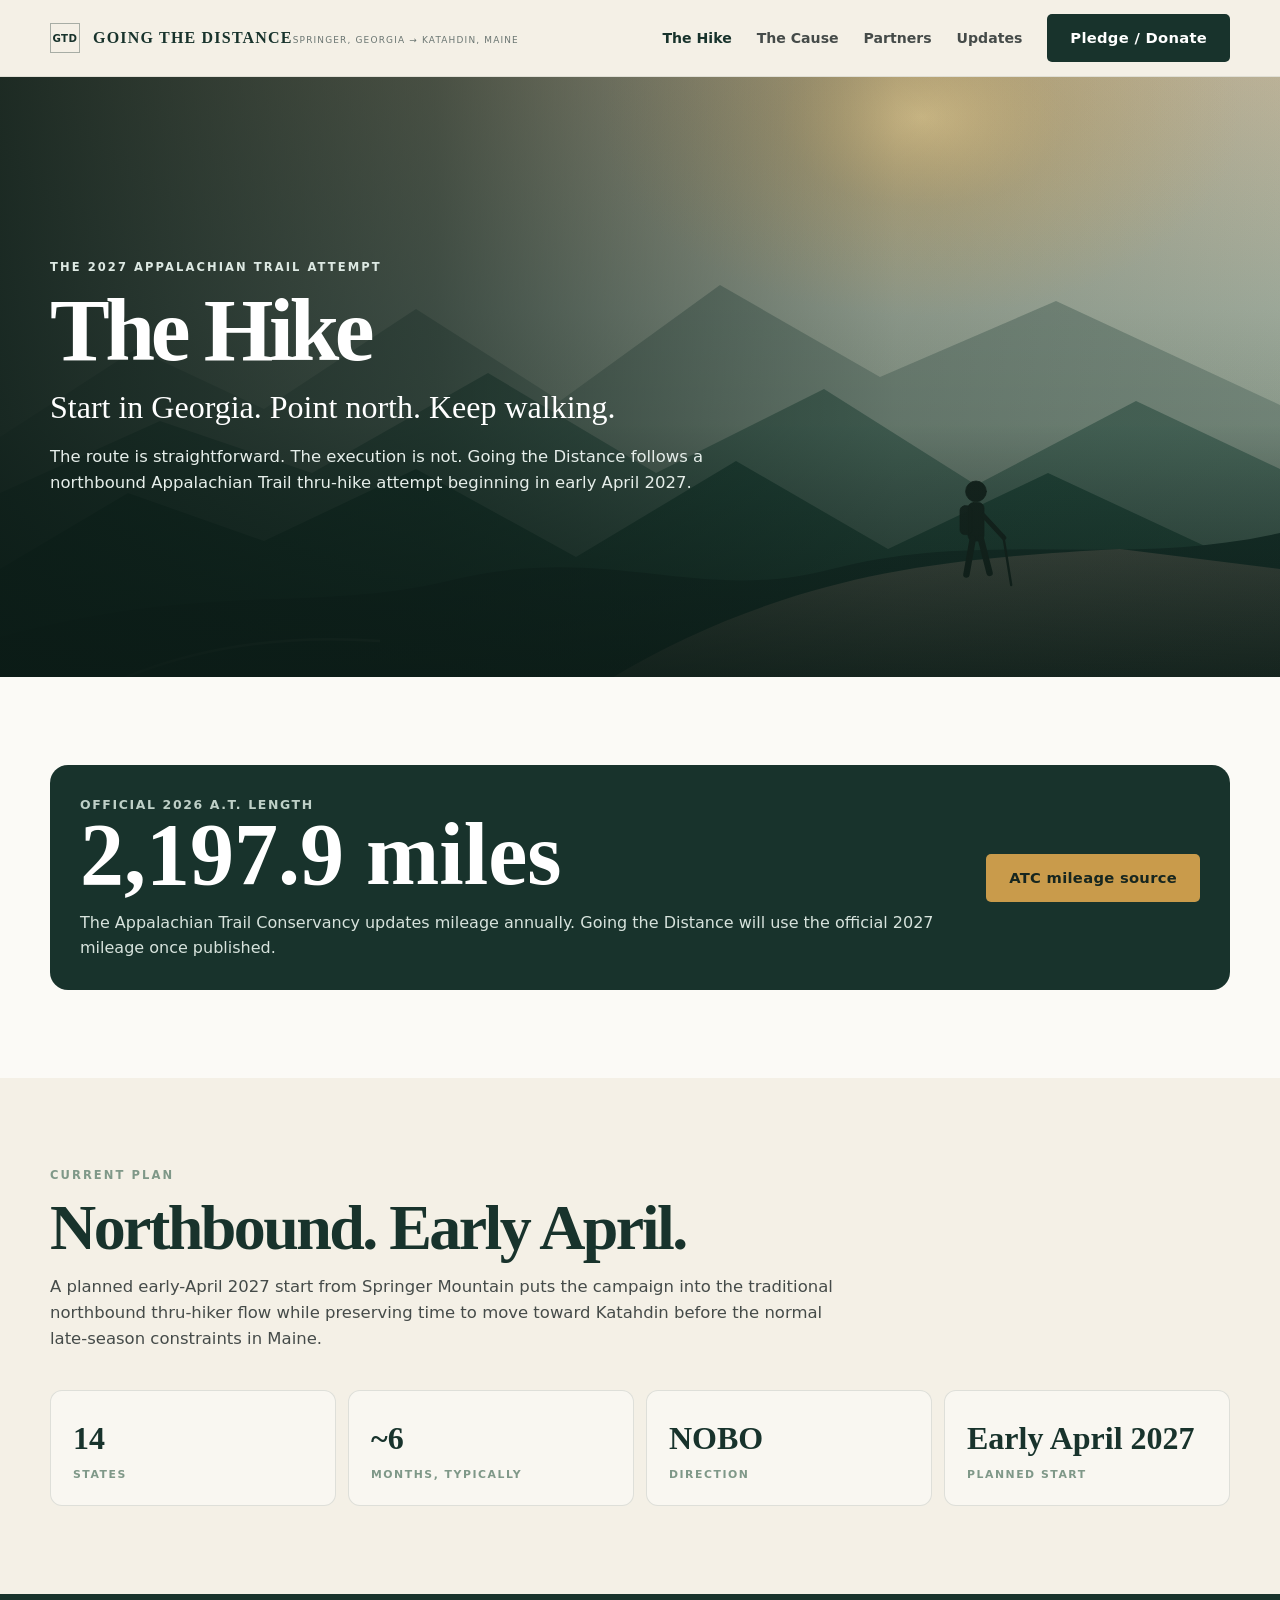
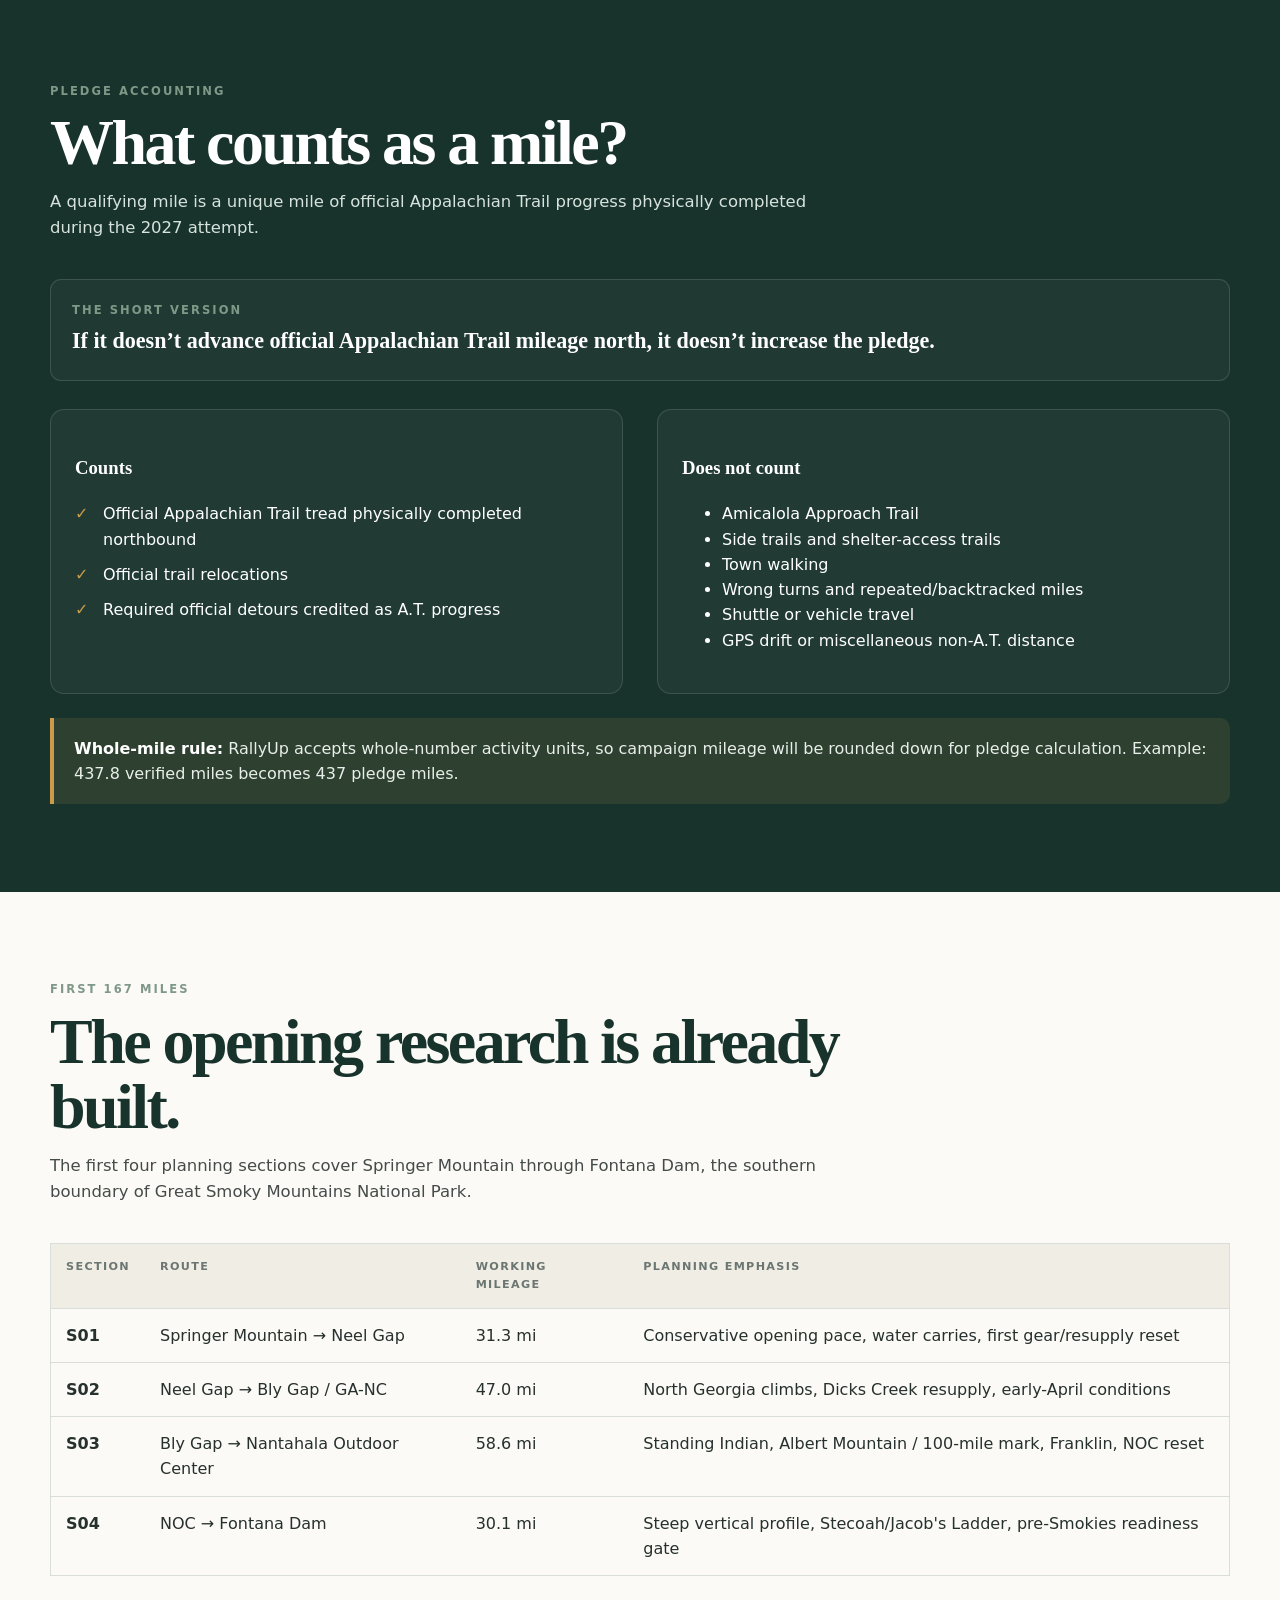
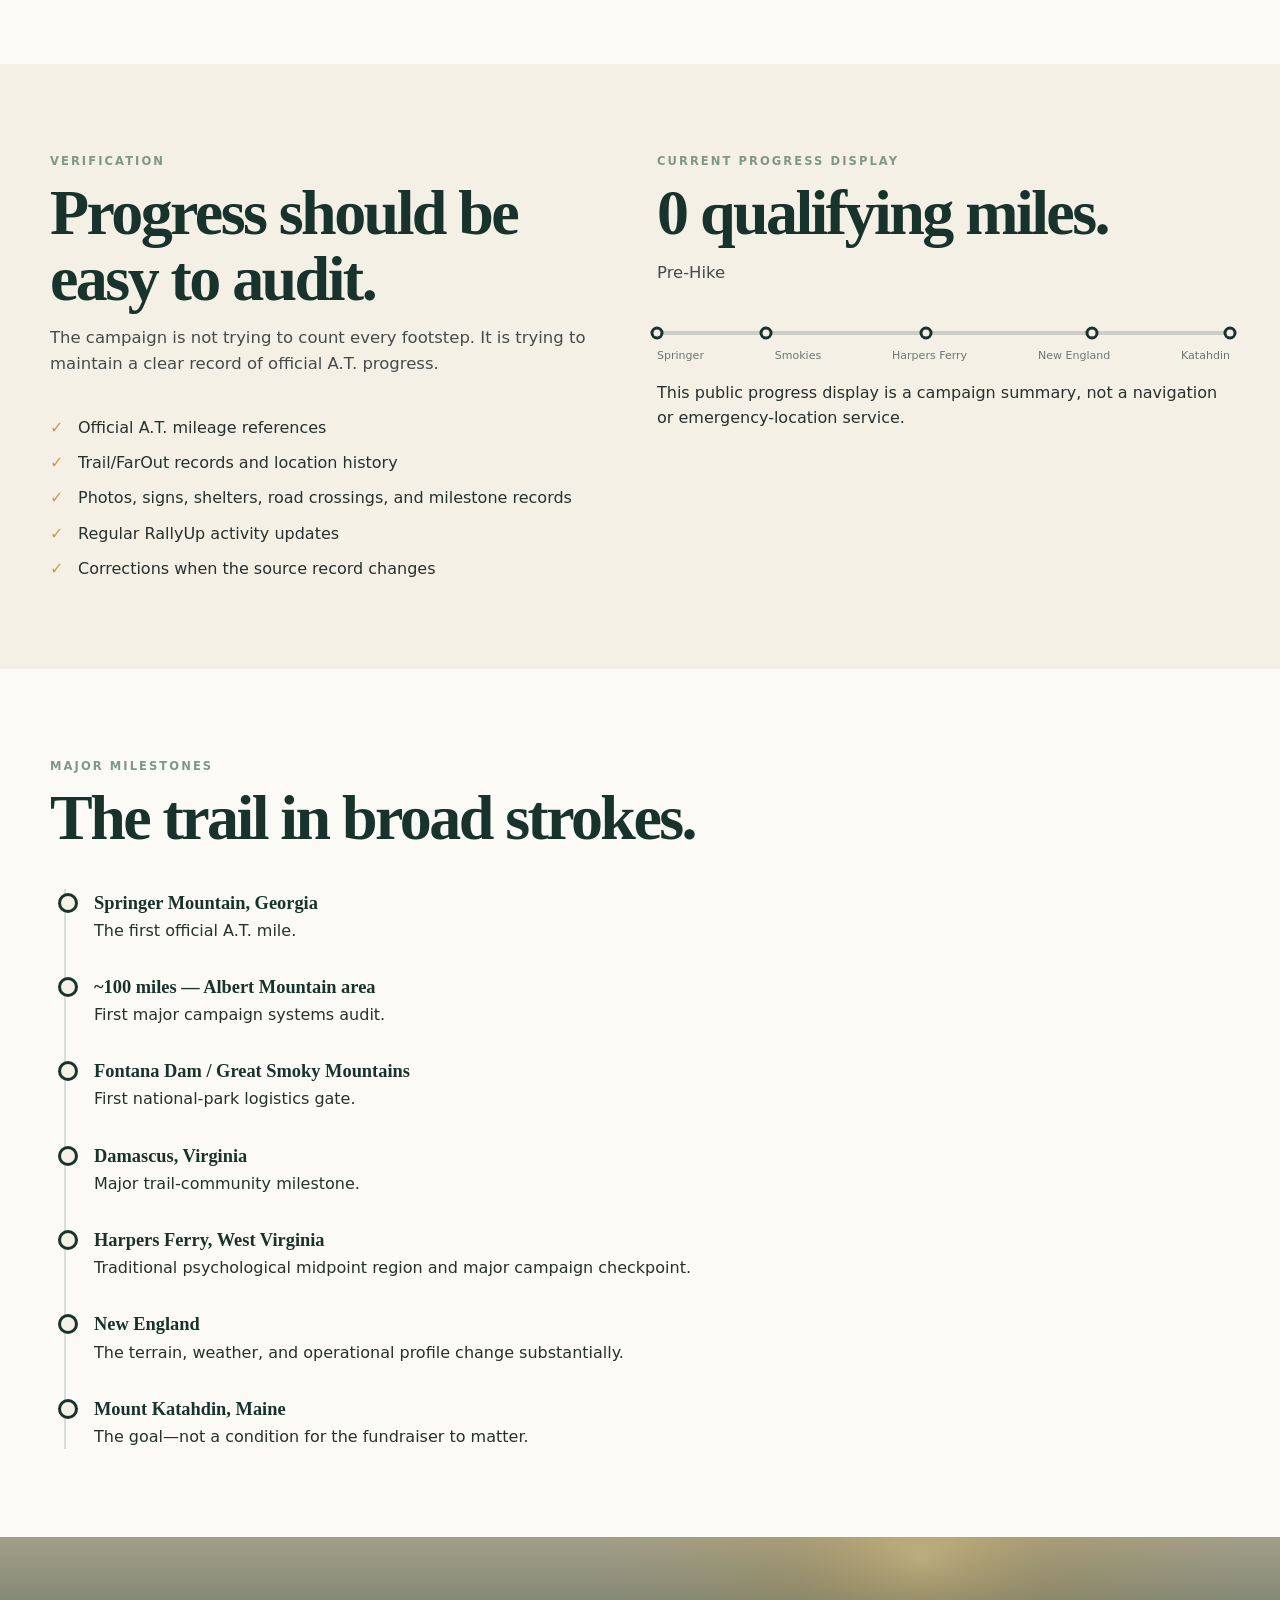
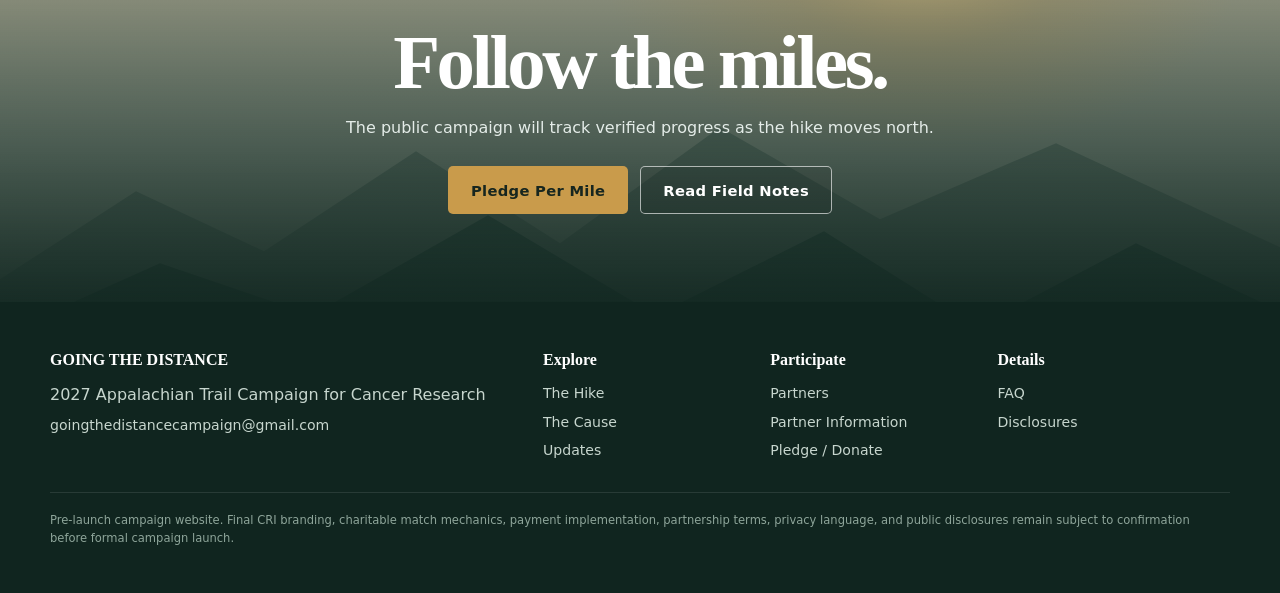
<file: hike.html>
<!doctype html>
<html lang="en">
<head>
<meta charset="utf-8">
<meta name="viewport" content="width=device-width,initial-scale=1">
<meta name="description" content="The route, mileage rules, verification method, and current plan for the 2027 Going the Distance Appalachian Trail attempt.">
<title>The Hike | Going the Distance</title>
<link rel="stylesheet" href="assets/styles.css">
</head>
<body>
<header class="site-header"><div class="wrap nav"><a class="wordmark" href="index.html" aria-label="Going the Distance home"><span class="wordmark-mark">GTD</span><span class="wordmark-copy"><span class="wordmark-title">GOING THE DISTANCE</span><span class="wordmark-route">Springer, Georgia → Katahdin, Maine</span></span></a><nav class="navlinks" aria-label="Primary navigation"><a href="hike.html" aria-current="page">The Hike</a><a href="cause.html">The Cause</a><a href="partners.html">Partners</a><a href="updates.html">Updates</a><a class="btn primary" data-rallyup href="#">Pledge / Donate</a></nav><button class="mobile-menu-btn" data-menu-button aria-expanded="false" aria-controls="mobile-menu">Menu</button></div><nav class="wrap mobile-menu" id="mobile-menu" data-mobile-menu aria-label="Mobile navigation"><a href="hike.html" aria-current="page">The Hike</a><a href="cause.html">The Cause</a><a href="partners.html">Partners</a><a href="updates.html">Updates</a><a href="faq.html">FAQ</a><a data-rallyup href="#">Pledge / Donate</a></nav></header>
<main>
<section class="page-hero image"><div class="wrap"><div class="eyebrow">The 2027 Appalachian Trail Attempt</div><h1>The Hike</h1><h2>Start in Georgia. Point north. Keep walking.</h2><p>The route is straightforward. The execution is not. Going the Distance follows a northbound Appalachian Trail thru-hike attempt beginning in early April 2027.</p></div></section>
<section class="alt-bg"><div class="wrap"><div class="mileage-box"><div><div class="caption">Official 2026 A.T. length</div><strong class="big">2,197.9 miles</strong><p style="color:#D7E3DD;margin-bottom:0">The Appalachian Trail Conservancy updates mileage annually. Going the Distance will use the official 2027 mileage once published.</p></div><a class="btn gold" href="https://appalachiantrail.org/news-stories/2026-official-mileage/" target="_blank" rel="noopener">ATC mileage source</a></div></div></section>
<section><div class="wrap"><div class="section-head"><div class="eyebrow">Current plan</div><h2>Northbound. Early April.</h2><p>A planned early-April 2027 start from Springer Mountain puts the campaign into the traditional northbound thru-hiker flow while preserving time to move toward Katahdin before the normal late-season constraints in Maine.</p></div><div class="metric-grid"><div class="metric"><strong>14</strong><span>States</span></div><div class="metric"><strong>~6</strong><span>Months, typically</span></div><div class="metric"><strong>NOBO</strong><span>Direction</span></div><div class="metric"><strong data-planned-start>Early April 2027</strong><span>Planned start</span></div></div></div></section>
<section class="dark"><div class="wrap"><div class="section-head"><div class="eyebrow">Pledge accounting</div><h2>What counts as a mile?</h2><p>A qualifying mile is a unique mile of official Appalachian Trail progress physically completed during the 2027 attempt.</p></div><div class="hike-rule"><div class="eyebrow">The short version</div><strong>If it doesn’t advance official Appalachian Trail mileage north, it doesn’t increase the pledge.</strong></div><div class="two-col" style="margin-top:28px"><div class="card" style="background:rgba(255,255,255,.04);border-color:rgba(255,255,255,.13)"><h3 style="color:white">Counts</h3><ul class="checklist"><li>Official Appalachian Trail tread physically completed northbound</li><li>Official trail relocations</li><li>Required official detours credited as A.T. progress</li></ul></div><div class="card" style="background:rgba(255,255,255,.04);border-color:rgba(255,255,255,.13)"><h3 style="color:white">Does not count</h3><ul><li>Amicalola Approach Trail</li><li>Side trails and shelter-access trails</li><li>Town walking</li><li>Wrong turns and repeated/backtracked miles</li><li>Shuttle or vehicle travel</li><li>GPS drift or miscellaneous non-A.T. distance</li></ul></div></div><div class="notice" style="margin-top:24px;background:rgba(201,155,75,.12);color:#E8EEE9"><strong style="color:white">Whole-mile rule:</strong> RallyUp accepts whole-number activity units, so campaign mileage will be rounded down for pledge calculation. Example: 437.8 verified miles becomes 437 pledge miles.</div></div></section>
<section class="alt-bg"><div class="wrap"><div class="section-head"><div class="eyebrow">First 167 miles</div><h2>The opening research is already built.</h2><p>The first four planning sections cover Springer Mountain through Fontana Dam, the southern boundary of Great Smoky Mountains National Park.</p></div><div style="overflow-x:auto"><table class="section-table"><thead><tr><th>Section</th><th>Route</th><th>Working mileage</th><th>Planning emphasis</th></tr></thead><tbody><tr><td><strong>S01</strong></td><td>Springer Mountain → Neel Gap</td><td>31.3 mi</td><td>Conservative opening pace, water carries, first gear/resupply reset</td></tr><tr><td><strong>S02</strong></td><td>Neel Gap → Bly Gap / GA-NC</td><td>47.0 mi</td><td>North Georgia climbs, Dicks Creek resupply, early-April conditions</td></tr><tr><td><strong>S03</strong></td><td>Bly Gap → Nantahala Outdoor Center</td><td>58.6 mi</td><td>Standing Indian, Albert Mountain / 100-mile mark, Franklin, NOC reset</td></tr><tr><td><strong>S04</strong></td><td>NOC → Fontana Dam</td><td>30.1 mi</td><td>Steep vertical profile, Stecoah/Jacob's Ladder, pre-Smokies readiness gate</td></tr></tbody></table></div></div></section>
<section><div class="wrap two-col"><div><div class="section-head"><div class="eyebrow">Verification</div><h2>Progress should be easy to audit.</h2><p>The campaign is not trying to count every footstep. It is trying to maintain a clear record of official A.T. progress.</p></div><ul class="checklist"><li>Official A.T. mileage references</li><li>Trail/FarOut records and location history</li><li>Photos, signs, shelters, road crossings, and milestone records</li><li>Regular RallyUp activity updates</li><li>Corrections when the source record changes</li></ul></div><div><div class="section-head"><div class="eyebrow">Current progress display</div><h2><span data-mileage>0</span> qualifying miles.</h2><p data-location>Pre-Hike</p></div><div class="route-wrap"><div class="route-line"><div class="route-progress" data-route-progress style="width:0%"></div><span class="marker" style="left:0%"></span><span class="marker" style="left:19%"></span><span class="marker" style="left:47%"></span><span class="marker" style="left:76%"></span><span class="marker" style="left:100%"></span></div><div class="route-labels"><span>Springer</span><span>Smokies</span><span>Harpers Ferry</span><span>New England</span><span>Katahdin</span></div></div><p class="small-note">This public progress display is a campaign summary, not a navigation or emergency-location service.</p></div></div></section>
<section class="alt-bg"><div class="wrap"><div class="section-head"><div class="eyebrow">Major milestones</div><h2>The trail in broad strokes.</h2></div><div class="milestone-list"><div class="milestone"><strong>Springer Mountain, Georgia</strong><div>The first official A.T. mile.</div></div><div class="milestone"><strong>~100 miles — Albert Mountain area</strong><div>First major campaign systems audit.</div></div><div class="milestone"><strong>Fontana Dam / Great Smoky Mountains</strong><div>First national-park logistics gate.</div></div><div class="milestone"><strong>Damascus, Virginia</strong><div>Major trail-community milestone.</div></div><div class="milestone"><strong>Harpers Ferry, West Virginia</strong><div>Traditional psychological midpoint region and major campaign checkpoint.</div></div><div class="milestone"><strong>New England</strong><div>The terrain, weather, and operational profile change substantially.</div></div><div class="milestone"><strong>Mount Katahdin, Maine</strong><div>The goal—not a condition for the fundraiser to matter.</div></div></div></div></section>
<section class="final-cta"><div class="wrap"><h2>Follow the miles.</h2><p>The public campaign will track verified progress as the hike moves north.</p><div class="hero-actions"><a class="btn gold" data-rallyup href="#">Pledge Per Mile</a><a class="btn ghost" href="updates.html">Read Field Notes</a></div></div></section>
</main>
<footer class="site-footer"><div class="wrap"><div class="footer-grid"><div><h4>GOING THE DISTANCE</h4><div>2027 Appalachian Trail Campaign for Cancer Research</div><a data-email href="mailto:goingthedistancecampaign@gmail.com">goingthedistancecampaign@gmail.com</a></div><div><h4>Explore</h4><a href="hike.html">The Hike</a><a href="cause.html">The Cause</a><a href="updates.html">Updates</a></div><div><h4>Participate</h4><a href="partners.html">Partners</a><a href="partner-info.html">Partner Information</a><a data-rallyup href="#">Pledge / Donate</a></div><div><h4>Details</h4><a href="faq.html">FAQ</a><a href="disclosures.html">Disclosures</a></div></div><div class="legal">Private pre-launch website prototype. Final CRI branding, charitable payment implementation, sponsorship terms, privacy language, and public disclosures must be confirmed before launch.</div></div></footer>
<div class="modal-backdrop" data-modal aria-hidden="true" role="dialog" aria-modal="true" aria-labelledby="rallyup-modal-title"><div class="modal"><button class="modal-close" data-modal-close aria-label="Close">×</button><div class="eyebrow">Pre-launch</div><h2 id="rallyup-modal-title">Fundraising link not connected yet.</h2><p>The RallyUp campaign has been tested in draft mode. The public pledge/donation link will be connected here after the CRI implementation and payment path are confirmed.</p><p><strong>No charitable transaction is being collected through this prototype website.</strong></p><button class="btn primary" data-modal-close>Got it</button></div></div>
<script src="assets/site-config.js"></script><script src="assets/site.js"></script>
</body></html>
</file>
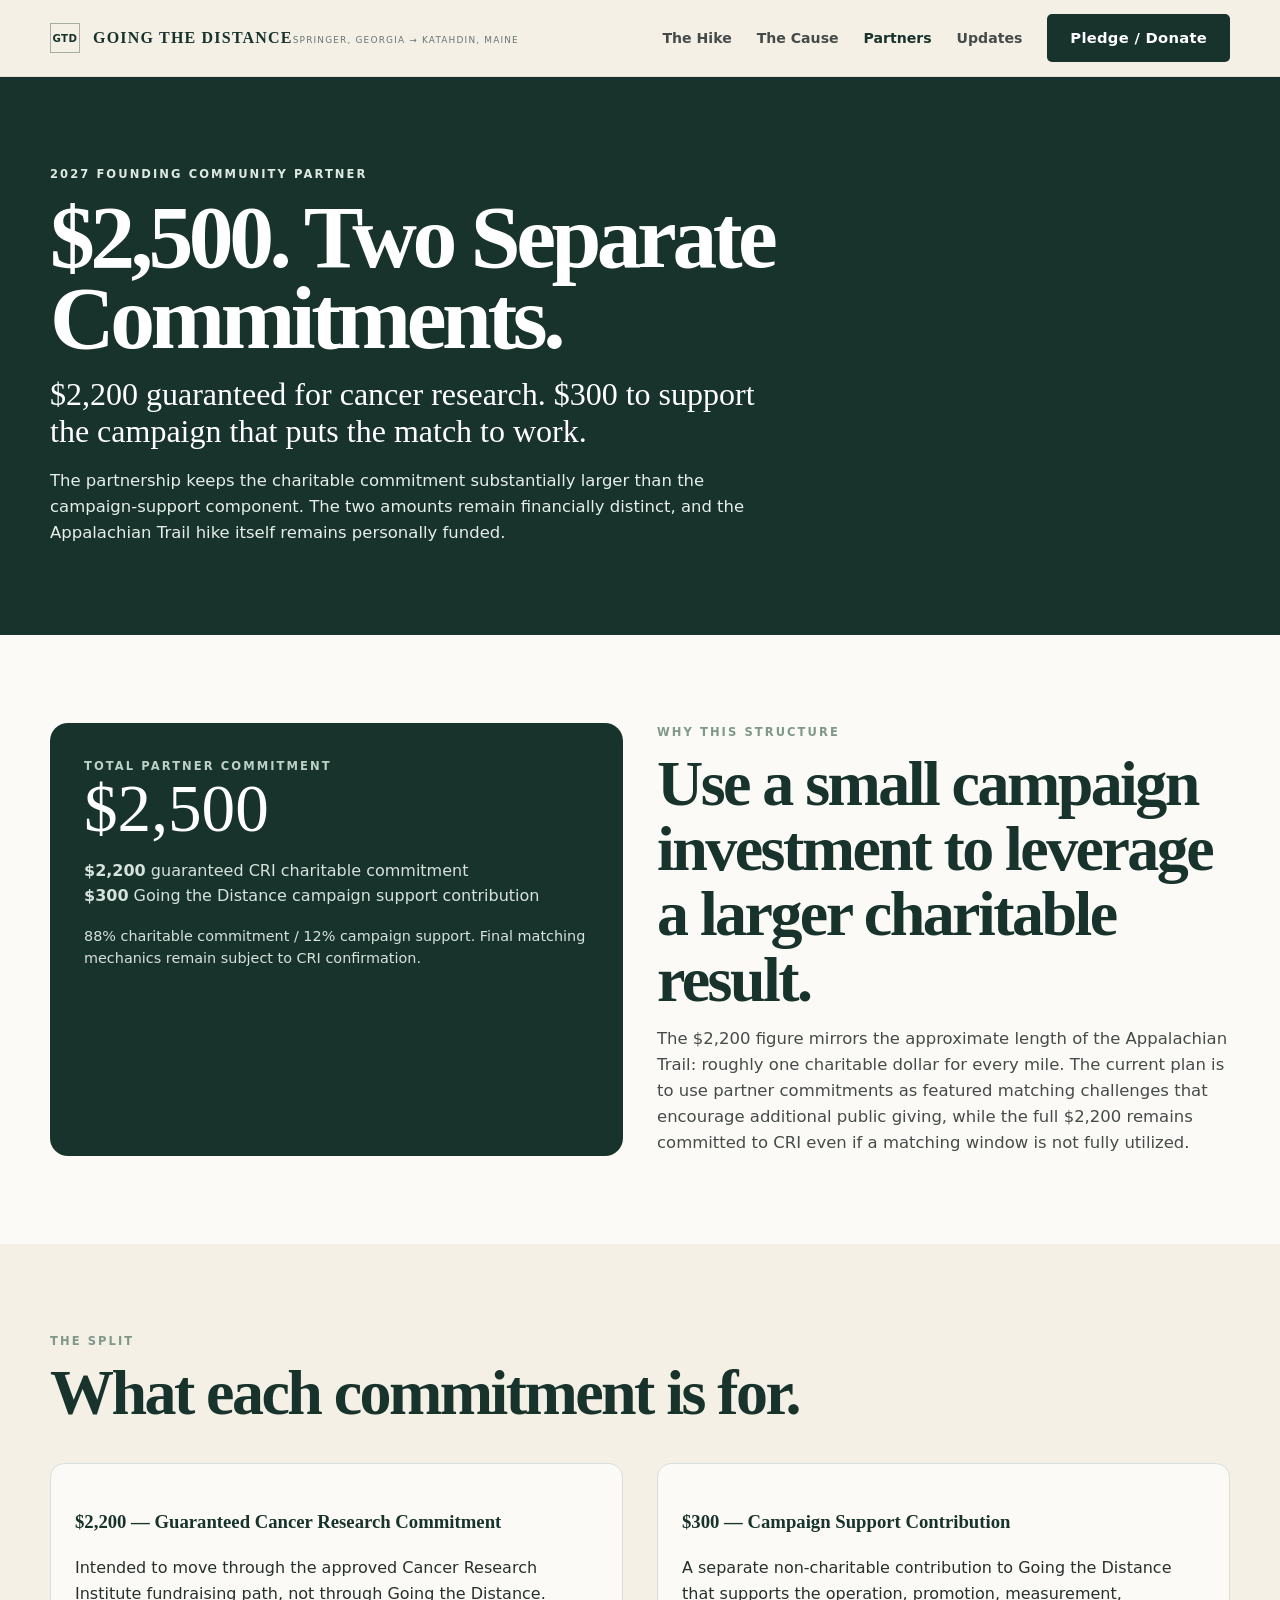
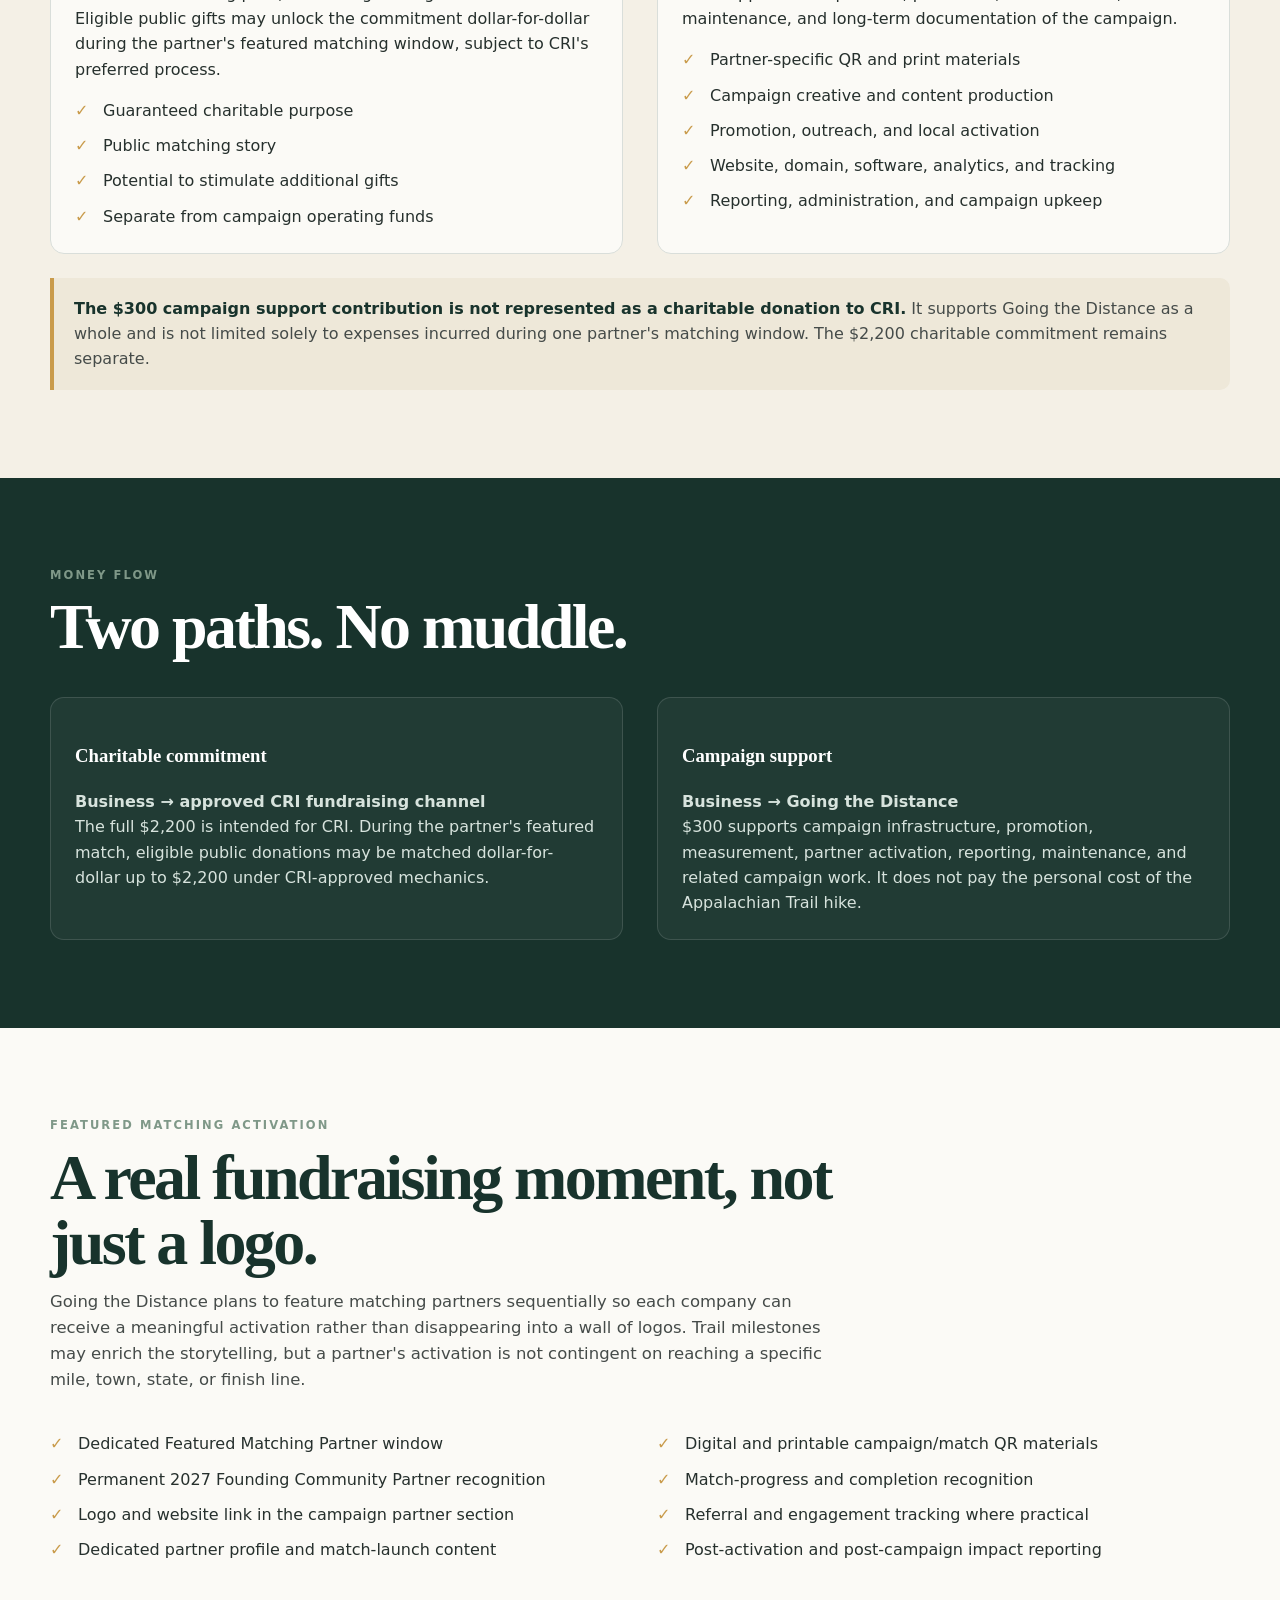
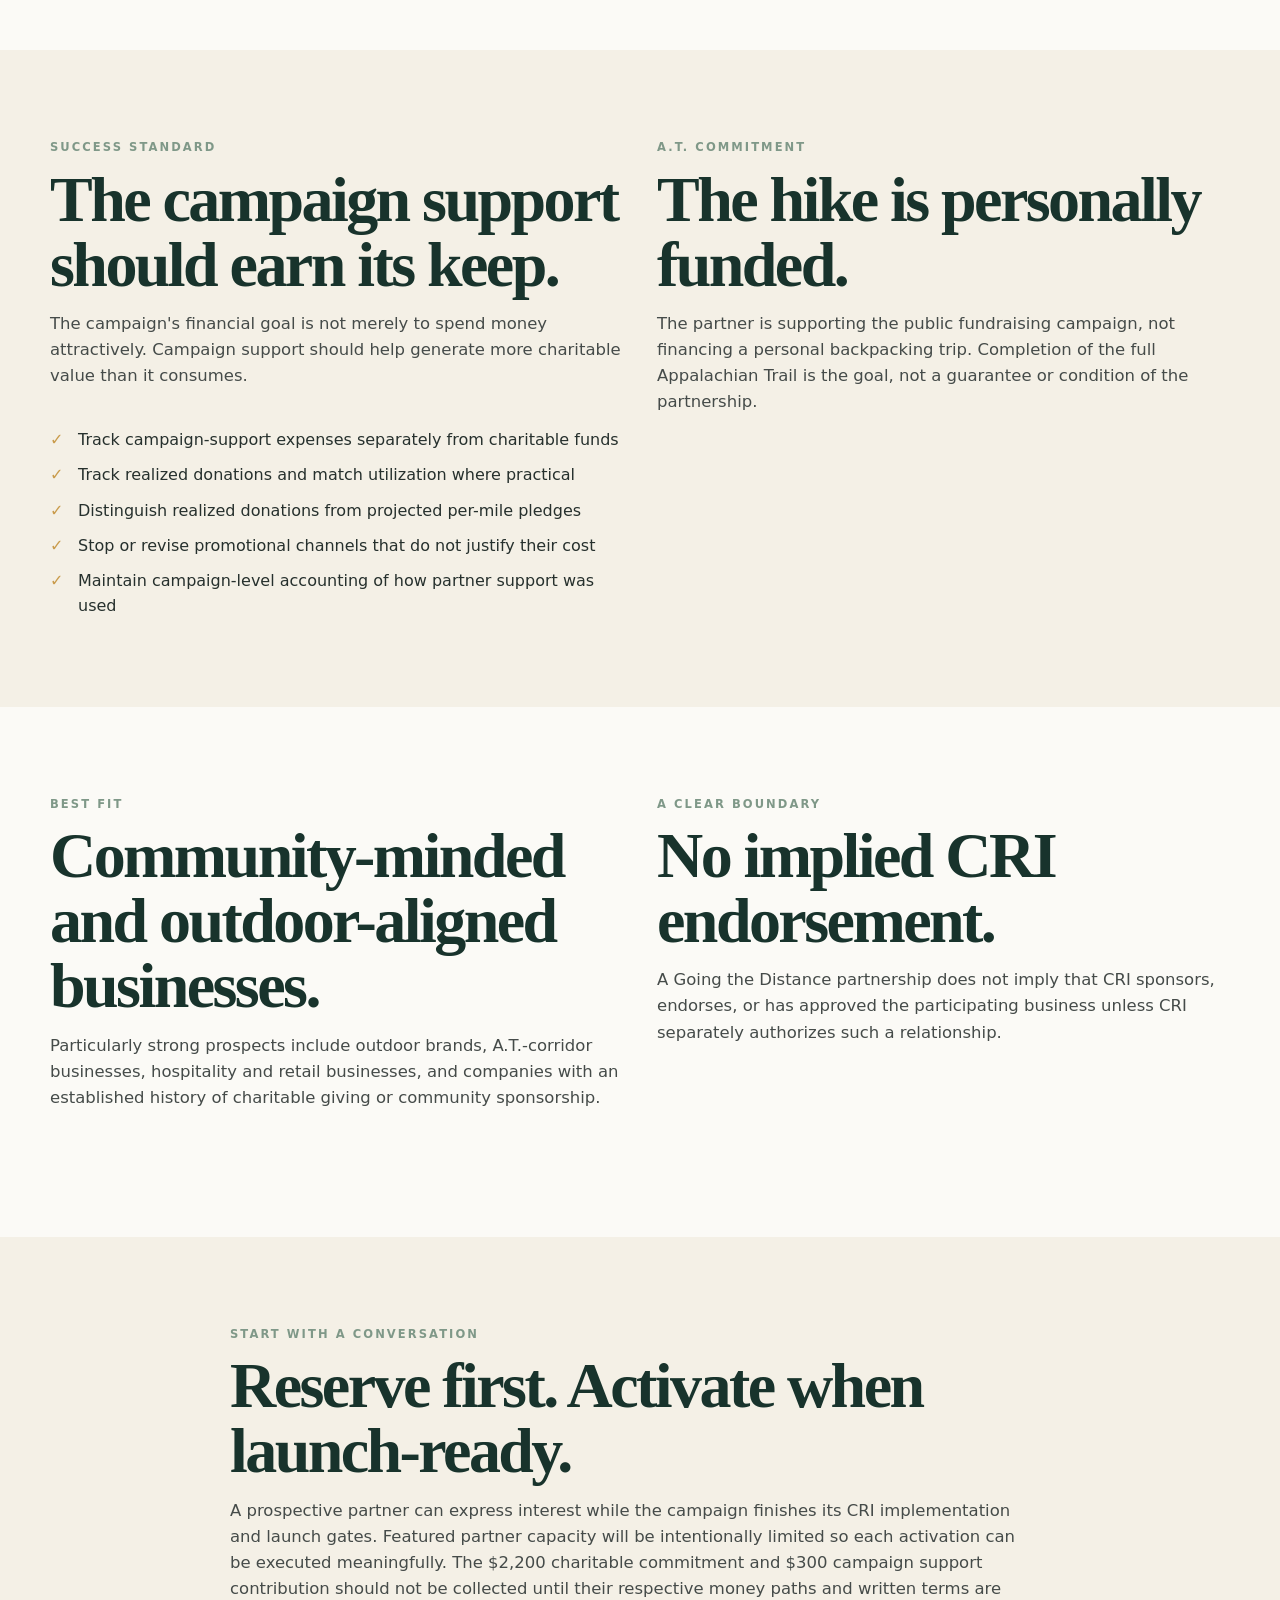
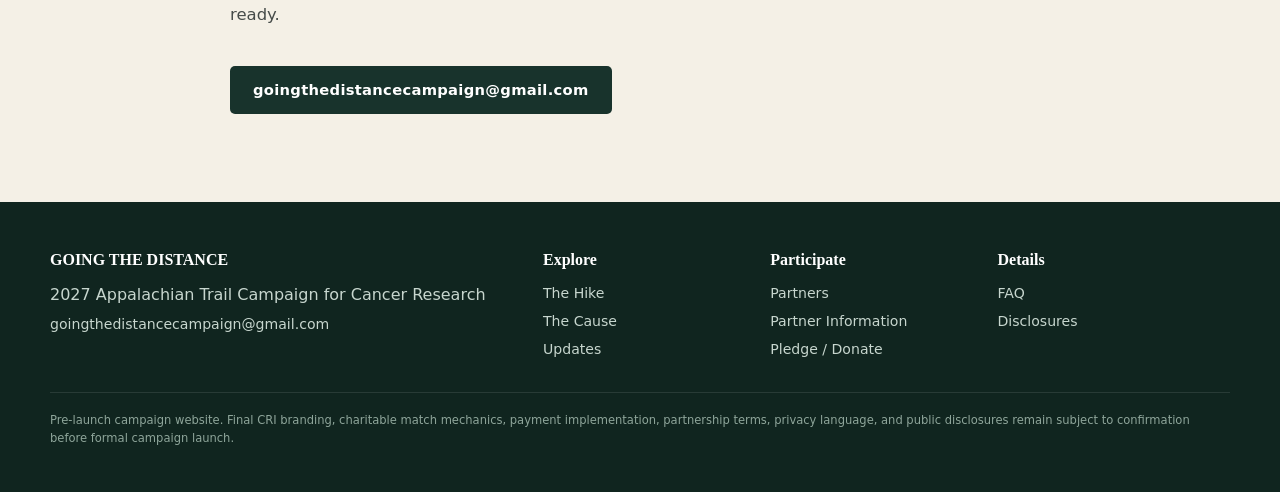
<file: partner-info.html>
<!doctype html><html lang="en"><head><meta charset="utf-8"><meta name="viewport" content="width=device-width,initial-scale=1"><meta name="description" content="Detailed Going the Distance 2027 Founding Community Partner offer: $2,200 guaranteed CRI charitable commitment plus $300 campaign support."><title>Founding Community Partner | Going the Distance</title><link rel="stylesheet" href="assets/styles.css"></head><body>
<header class="site-header"><div class="wrap nav"><a class="wordmark" href="index.html" aria-label="Going the Distance home"><span class="wordmark-mark">GTD</span><span class="wordmark-copy"><span class="wordmark-title">GOING THE DISTANCE</span><span class="wordmark-route">Springer, Georgia → Katahdin, Maine</span></span></a><nav class="navlinks" aria-label="Primary navigation"><a href="hike.html">The Hike</a><a href="cause.html">The Cause</a><a href="partners.html" aria-current="page">Partners</a><a href="updates.html">Updates</a><a class="btn primary" data-rallyup href="#">Pledge / Donate</a></nav><button class="mobile-menu-btn" data-menu-button aria-expanded="false" aria-controls="mobile-menu">Menu</button></div><nav class="wrap mobile-menu" id="mobile-menu" data-mobile-menu aria-label="Mobile navigation"><a href="hike.html">The Hike</a><a href="cause.html">The Cause</a><a href="partners.html" aria-current="page">Partners</a><a href="updates.html">Updates</a><a href="faq.html">FAQ</a><a data-rallyup href="#">Pledge / Donate</a></nav></header>
<main>
<section class="page-hero"><div class="wrap"><div class="eyebrow">2027 Founding Community Partner</div><h1>$2,500. Two Separate Commitments.</h1><h2>$2,200 guaranteed for cancer research. $300 to support the campaign that puts the match to work.</h2><p>The partnership keeps the charitable commitment substantially larger than the campaign-support component. The two amounts remain financially distinct, and the Appalachian Trail hike itself remains personally funded.</p></div></section>
<section class="alt-bg"><div class="wrap two-col"><div class="price-card"><div class="eyebrow" style="color:#BCD0C6">Total partner commitment</div><div class="price">$2,500</div><p><strong>$2,200</strong> guaranteed CRI charitable commitment<br><strong>$300</strong> Going the Distance campaign support contribution</p><p style="font-size:.9rem">88% charitable commitment / 12% campaign support. Final matching mechanics remain subject to CRI confirmation.</p></div><div><div class="section-head" style="margin-bottom:0"><div class="eyebrow">Why this structure</div><h2>Use a small campaign investment to leverage a larger charitable result.</h2><p>The $2,200 figure mirrors the approximate length of the Appalachian Trail: roughly one charitable dollar for every mile. The current plan is to use partner commitments as featured matching challenges that encourage additional public giving, while the full $2,200 remains committed to CRI even if a matching window is not fully utilized.</p></div></div></div></section>
<section><div class="wrap"><div class="section-head"><div class="eyebrow">The split</div><h2>What each commitment is for.</h2></div><div class="two-col"><div class="card"><h3>$2,200 — Guaranteed Cancer Research Commitment</h3><p>Intended to move through the approved Cancer Research Institute fundraising path, not through Going the Distance. Eligible public gifts may unlock the commitment dollar-for-dollar during the partner's featured matching window, subject to CRI's preferred process.</p><ul class="checklist"><li>Guaranteed charitable purpose</li><li>Public matching story</li><li>Potential to stimulate additional gifts</li><li>Separate from campaign operating funds</li></ul></div><div class="card"><h3>$300 — Campaign Support Contribution</h3><p>A separate non-charitable contribution to Going the Distance that supports the operation, promotion, measurement, maintenance, and long-term documentation of the campaign.</p><ul class="checklist"><li>Partner-specific QR and print materials</li><li>Campaign creative and content production</li><li>Promotion, outreach, and local activation</li><li>Website, domain, software, analytics, and tracking</li><li>Reporting, administration, and campaign upkeep</li></ul></div></div><div class="notice" style="margin-top:24px"><strong>The $300 campaign support contribution is not represented as a charitable donation to CRI.</strong> It supports Going the Distance as a whole and is not limited solely to expenses incurred during one partner's matching window. The $2,200 charitable commitment remains separate.</div></div></section>
<section class="dark"><div class="wrap"><div class="section-head"><div class="eyebrow">Money flow</div><h2>Two paths. No muddle.</h2></div><div class="two-col"><div class="card" style="background:rgba(255,255,255,.04);border-color:rgba(255,255,255,.13)"><h3 style="color:white">Charitable commitment</h3><p><strong>Business → approved CRI fundraising channel</strong><br>The full $2,200 is intended for CRI. During the partner's featured match, eligible public donations may be matched dollar-for-dollar up to $2,200 under CRI-approved mechanics.</p></div><div class="card" style="background:rgba(255,255,255,.04);border-color:rgba(255,255,255,.13)"><h3 style="color:white">Campaign support</h3><p><strong>Business → Going the Distance</strong><br>$300 supports campaign infrastructure, promotion, measurement, partner activation, reporting, maintenance, and related campaign work. It does not pay the personal cost of the Appalachian Trail hike.</p></div></div></div></section>
<section class="alt-bg"><div class="wrap"><div class="section-head"><div class="eyebrow">Featured matching activation</div><h2>A real fundraising moment, not just a logo.</h2><p>Going the Distance plans to feature matching partners sequentially so each company can receive a meaningful activation rather than disappearing into a wall of logos. Trail milestones may enrich the storytelling, but a partner's activation is not contingent on reaching a specific mile, town, state, or finish line.</p></div><div class="two-col"><ul class="checklist"><li>Dedicated Featured Matching Partner window</li><li>Permanent 2027 Founding Community Partner recognition</li><li>Logo and website link in the campaign partner section</li><li>Dedicated partner profile and match-launch content</li></ul><ul class="checklist"><li>Digital and printable campaign/match QR materials</li><li>Match-progress and completion recognition</li><li>Referral and engagement tracking where practical</li><li>Post-activation and post-campaign impact reporting</li></ul></div></div></section>
<section><div class="wrap two-col"><div><div class="section-head"><div class="eyebrow">Success standard</div><h2>The campaign support should earn its keep.</h2><p>The campaign's financial goal is not merely to spend money attractively. Campaign support should help generate more charitable value than it consumes.</p></div><ul class="checklist"><li>Track campaign-support expenses separately from charitable funds</li><li>Track realized donations and match utilization where practical</li><li>Distinguish realized donations from projected per-mile pledges</li><li>Stop or revise promotional channels that do not justify their cost</li><li>Maintain campaign-level accounting of how partner support was used</li></ul></div><div><div class="section-head"><div class="eyebrow">A.T. commitment</div><h2>The hike is personally funded.</h2><p>The partner is supporting the public fundraising campaign, not financing a personal backpacking trip. Completion of the full Appalachian Trail is the goal, not a guarantee or condition of the partnership.</p></div></div></div></section>
<section class="alt-bg"><div class="wrap two-col"><div><div class="section-head"><div class="eyebrow">Best fit</div><h2>Community-minded and outdoor-aligned businesses.</h2><p>Particularly strong prospects include outdoor brands, A.T.-corridor businesses, hospitality and retail businesses, and companies with an established history of charitable giving or community sponsorship.</p></div></div><div><div class="section-head"><div class="eyebrow">A clear boundary</div><h2>No implied CRI endorsement.</h2><p>A Going the Distance partnership does not imply that CRI sponsors, endorses, or has approved the participating business unless CRI separately authorizes such a relationship.</p></div></div></div></section>
<section><div class="narrow"><div class="section-head"><div class="eyebrow">Start with a conversation</div><h2>Reserve first. Activate when launch-ready.</h2><p>A prospective partner can express interest while the campaign finishes its CRI implementation and launch gates. Featured partner capacity will be intentionally limited so each activation can be executed meaningfully. The $2,200 charitable commitment and $300 campaign support contribution should not be collected until their respective money paths and written terms are ready.</p></div><a class="btn primary" data-email href="mailto:goingthedistancecampaign@gmail.com">goingthedistancecampaign@gmail.com</a></div></section>
</main>
<footer class="site-footer"><div class="wrap"><div class="footer-grid"><div><h4>GOING THE DISTANCE</h4><div>2027 Appalachian Trail Campaign for Cancer Research</div><a data-email href="mailto:goingthedistancecampaign@gmail.com">goingthedistancecampaign@gmail.com</a></div><div><h4>Explore</h4><a href="hike.html">The Hike</a><a href="cause.html">The Cause</a><a href="updates.html">Updates</a></div><div><h4>Participate</h4><a href="partners.html">Partners</a><a href="partner-info.html">Partner Information</a><a data-rallyup href="#">Pledge / Donate</a></div><div><h4>Details</h4><a href="faq.html">FAQ</a><a href="disclosures.html">Disclosures</a></div></div><div class="legal">Pre-launch campaign website. Final CRI branding, charitable match mechanics, payment implementation, partnership terms, privacy language, and public disclosures remain subject to confirmation before formal campaign launch.</div></div></footer><div class="modal-backdrop" data-modal aria-hidden="true" role="dialog" aria-modal="true" aria-labelledby="rallyup-modal-title"><div class="modal"><button class="modal-close" data-modal-close aria-label="Close">×</button><div class="eyebrow">Pre-launch</div><h2 id="rallyup-modal-title">Fundraising link not connected yet.</h2><p>The RallyUp campaign has been tested in draft mode. The public pledge/donation link will be connected here after the CRI implementation and payment path are confirmed.</p><p><strong>No charitable transaction is being collected through this pre-launch website.</strong></p><button class="btn primary" data-modal-close>Got it</button></div></div><script src="assets/site-config.js"></script><script src="assets/site.js"></script></body></html>
</file>
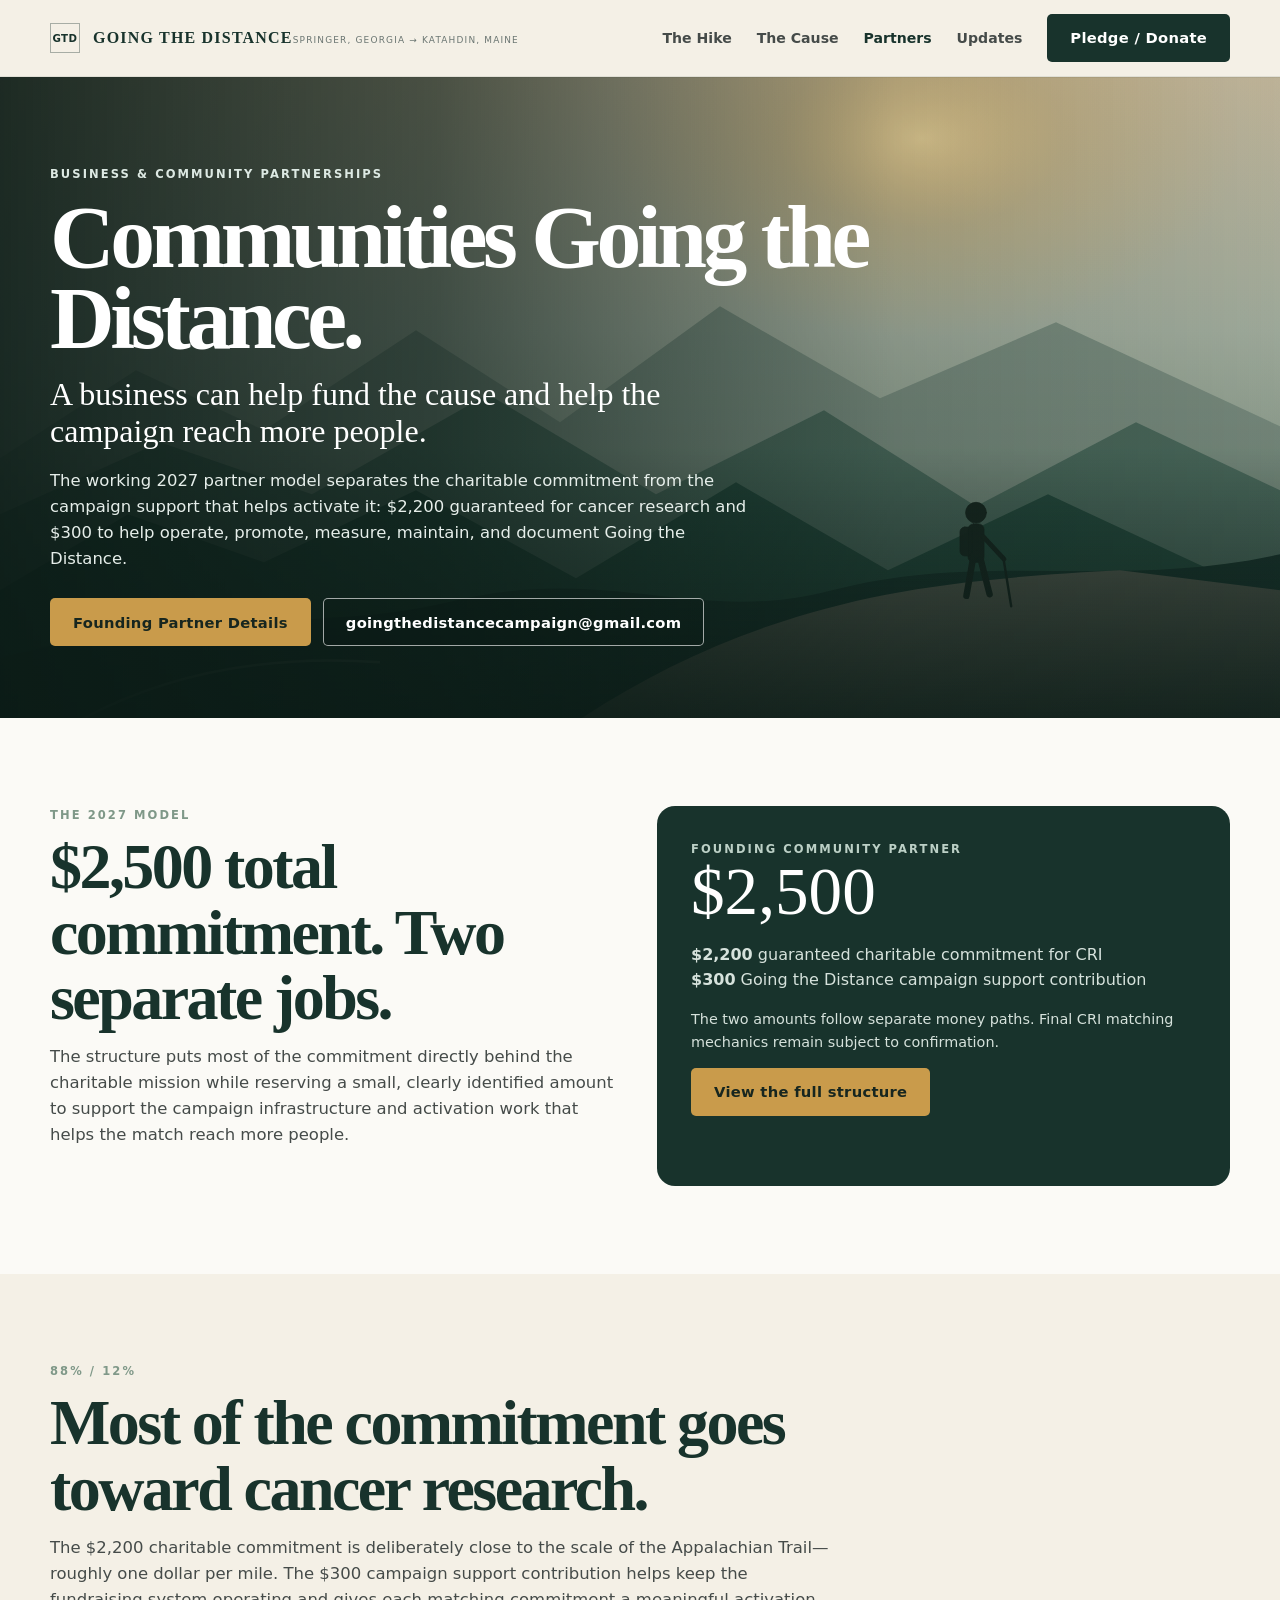
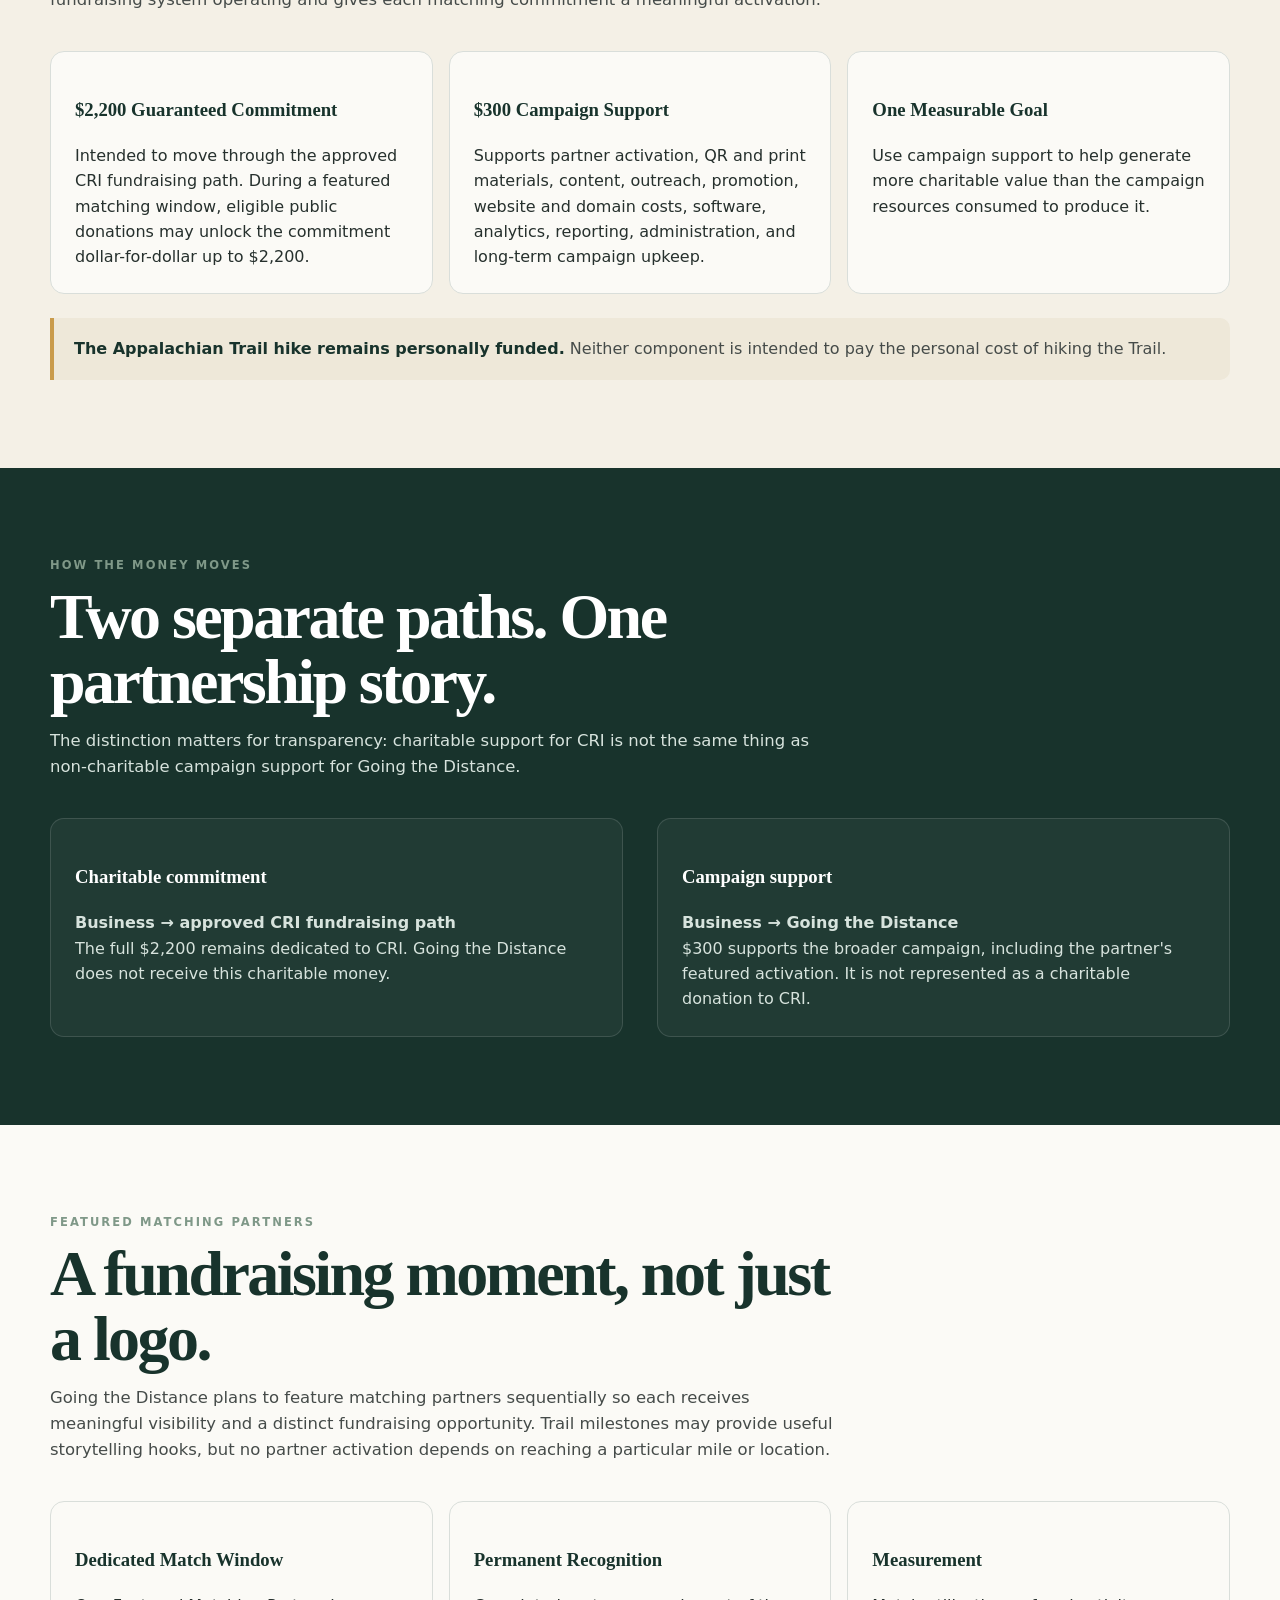
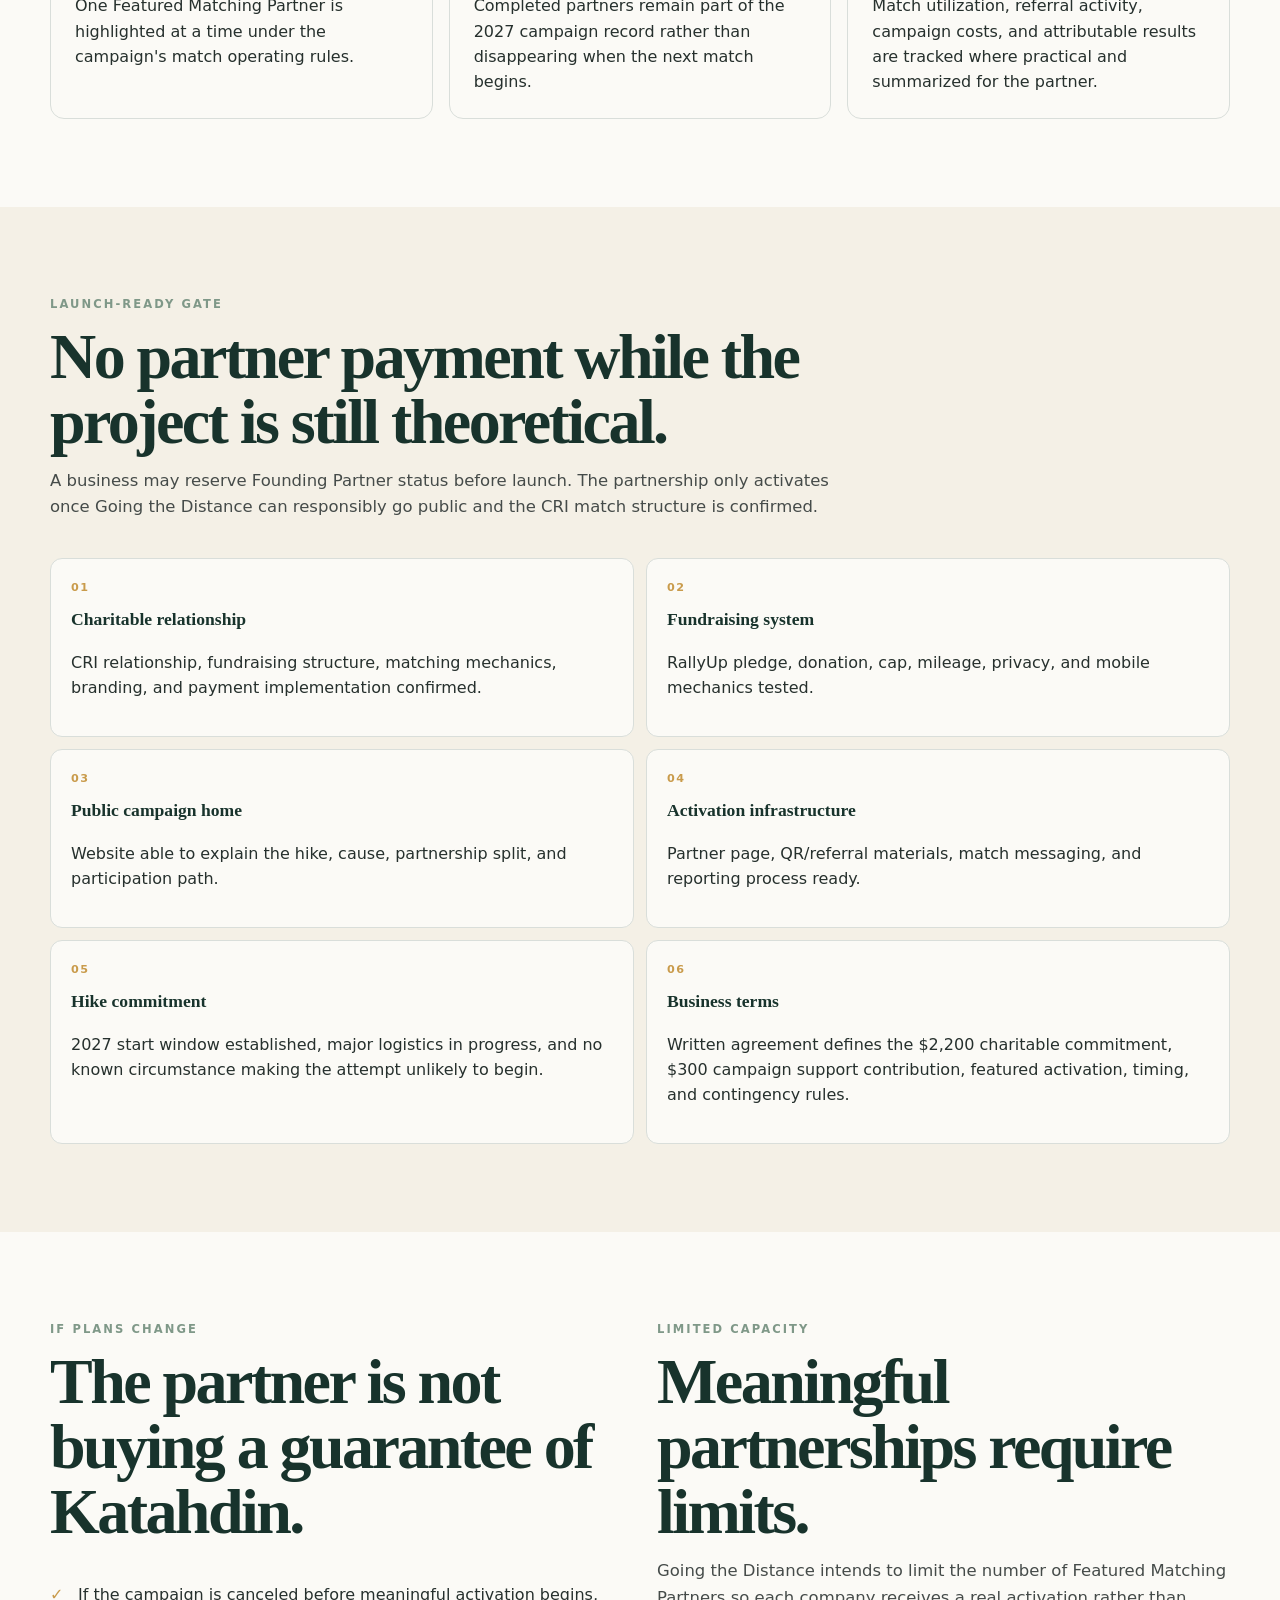
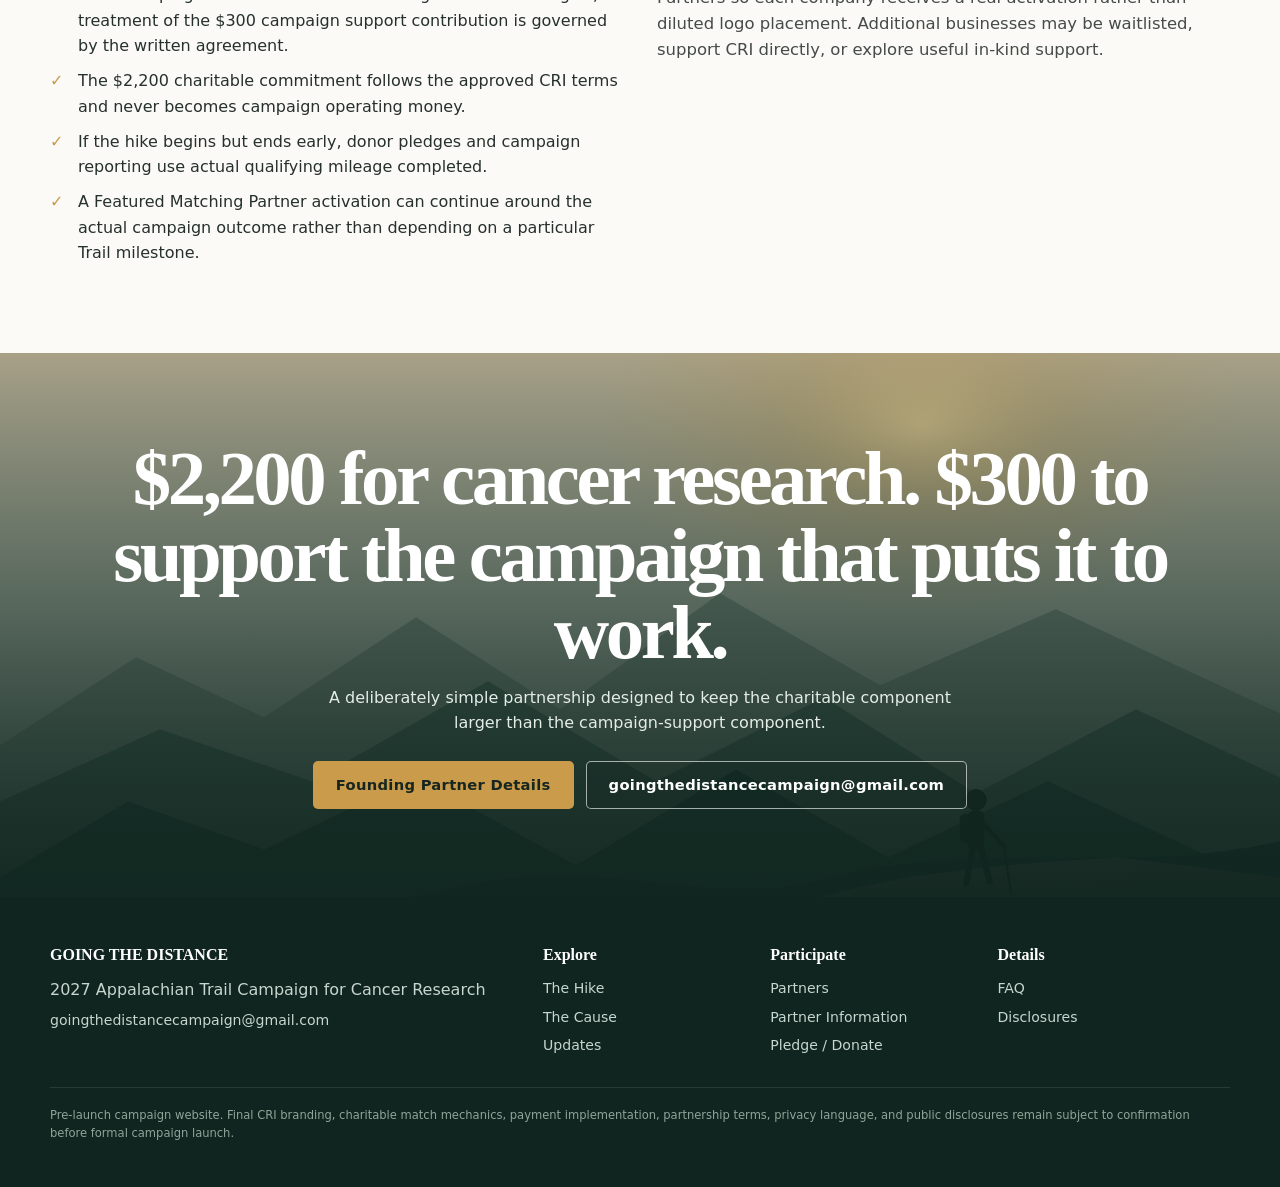
<file: partners.html>
<!doctype html><html lang="en"><head><meta charset="utf-8"><meta name="viewport" content="width=device-width,initial-scale=1"><meta name="description" content="Going the Distance community partnership architecture: a $2,200 guaranteed cancer-research commitment plus a $300 campaign support contribution."><title>Partners | Going the Distance</title><link rel="stylesheet" href="assets/styles.css"></head><body>
<header class="site-header"><div class="wrap nav"><a class="wordmark" href="index.html" aria-label="Going the Distance home"><span class="wordmark-mark">GTD</span><span class="wordmark-copy"><span class="wordmark-title">GOING THE DISTANCE</span><span class="wordmark-route">Springer, Georgia → Katahdin, Maine</span></span></a><nav class="navlinks" aria-label="Primary navigation"><a href="hike.html">The Hike</a><a href="cause.html">The Cause</a><a href="partners.html" aria-current="page">Partners</a><a href="updates.html">Updates</a><a class="btn primary" data-rallyup href="#">Pledge / Donate</a></nav><button class="mobile-menu-btn" data-menu-button aria-expanded="false" aria-controls="mobile-menu">Menu</button></div><nav class="wrap mobile-menu" id="mobile-menu" data-mobile-menu aria-label="Mobile navigation"><a href="hike.html">The Hike</a><a href="cause.html">The Cause</a><a href="partners.html" aria-current="page">Partners</a><a href="updates.html">Updates</a><a href="faq.html">FAQ</a><a data-rallyup href="#">Pledge / Donate</a></nav></header>
<main>
<section class="page-hero image"><div class="wrap"><div class="eyebrow">Business & Community Partnerships</div><h1>Communities Going the Distance.</h1><h2>A business can help fund the cause and help the campaign reach more people.</h2><p>The working 2027 partner model separates the charitable commitment from the campaign support that helps activate it: $2,200 guaranteed for cancer research and $300 to help operate, promote, measure, maintain, and document Going the Distance.</p><div class="hero-actions"><a class="btn gold" href="partner-info.html">Founding Partner Details</a><a class="btn ghost" data-email href="mailto:goingthedistancecampaign@gmail.com">Contact</a></div></div></section>
<section class="alt-bg"><div class="wrap two-col"><div><div class="section-head"><div class="eyebrow">The 2027 model</div><h2>$2,500 total commitment. Two separate jobs.</h2><p>The structure puts most of the commitment directly behind the charitable mission while reserving a small, clearly identified amount to support the campaign infrastructure and activation work that helps the match reach more people.</p></div></div><div class="price-card"><div class="eyebrow" style="color:#BCD0C6">Founding Community Partner</div><div class="price">$2,500</div><p><strong>$2,200</strong> guaranteed charitable commitment for CRI<br><strong>$300</strong> Going the Distance campaign support contribution</p><p style="font-size:.9rem">The two amounts follow separate money paths. Final CRI matching mechanics remain subject to confirmation.</p><a class="btn gold" href="partner-info.html">View the full structure</a></div></div></section>
<section><div class="wrap"><div class="section-head"><div class="eyebrow">88% / 12%</div><h2>Most of the commitment goes toward cancer research.</h2><p>The $2,200 charitable commitment is deliberately close to the scale of the Appalachian Trail—roughly one dollar per mile. The $300 campaign support contribution helps keep the fundraising system operating and gives each matching commitment a meaningful activation.</p></div><div class="three-col"><div class="card"><h3>$2,200 Guaranteed Commitment</h3><p>Intended to move through the approved CRI fundraising path. During a featured matching window, eligible public donations may unlock the commitment dollar-for-dollar up to $2,200.</p></div><div class="card"><h3>$300 Campaign Support</h3><p>Supports partner activation, QR and print materials, content, outreach, promotion, website and domain costs, software, analytics, reporting, administration, and long-term campaign upkeep.</p></div><div class="card"><h3>One Measurable Goal</h3><p>Use campaign support to help generate more charitable value than the campaign resources consumed to produce it.</p></div></div><div class="notice" style="margin-top:24px"><strong>The Appalachian Trail hike remains personally funded.</strong> Neither component is intended to pay the personal cost of hiking the Trail.</div></div></section>
<section class="dark"><div class="wrap"><div class="section-head"><div class="eyebrow">How the money moves</div><h2>Two separate paths. One partnership story.</h2><p>The distinction matters for transparency: charitable support for CRI is not the same thing as non-charitable campaign support for Going the Distance.</p></div><div class="two-col"><div class="card" style="background:rgba(255,255,255,.04);border-color:rgba(255,255,255,.13)"><h3 style="color:white">Charitable commitment</h3><p><strong>Business → approved CRI fundraising path</strong><br>The full $2,200 remains dedicated to CRI. Going the Distance does not receive this charitable money.</p></div><div class="card" style="background:rgba(255,255,255,.04);border-color:rgba(255,255,255,.13)"><h3 style="color:white">Campaign support</h3><p><strong>Business → Going the Distance</strong><br>$300 supports the broader campaign, including the partner's featured activation. It is not represented as a charitable donation to CRI.</p></div></div></div></section>
<section class="alt-bg"><div class="wrap"><div class="section-head"><div class="eyebrow">Featured matching partners</div><h2>A fundraising moment, not just a logo.</h2><p>Going the Distance plans to feature matching partners sequentially so each receives meaningful visibility and a distinct fundraising opportunity. Trail milestones may provide useful storytelling hooks, but no partner activation depends on reaching a particular mile or location.</p></div><div class="three-col"><div class="card"><h3>Dedicated Match Window</h3><p>One Featured Matching Partner is highlighted at a time under the campaign's match operating rules.</p></div><div class="card"><h3>Permanent Recognition</h3><p>Completed partners remain part of the 2027 campaign record rather than disappearing when the next match begins.</p></div><div class="card"><h3>Measurement</h3><p>Match utilization, referral activity, campaign costs, and attributable results are tracked where practical and summarized for the partner.</p></div></div></div></section>
<section><div class="wrap"><div class="section-head"><div class="eyebrow">Launch-ready gate</div><h2>No partner payment while the project is still theoretical.</h2><p>A business may reserve Founding Partner status before launch. The partnership only activates once Going the Distance can responsibly go public and the CRI match structure is confirmed.</p></div><div class="gates"><div class="gate"><h4>Charitable relationship</h4><p>CRI relationship, fundraising structure, matching mechanics, branding, and payment implementation confirmed.</p></div><div class="gate"><h4>Fundraising system</h4><p>RallyUp pledge, donation, cap, mileage, privacy, and mobile mechanics tested.</p></div><div class="gate"><h4>Public campaign home</h4><p>Website able to explain the hike, cause, partnership split, and participation path.</p></div><div class="gate"><h4>Activation infrastructure</h4><p>Partner page, QR/referral materials, match messaging, and reporting process ready.</p></div><div class="gate"><h4>Hike commitment</h4><p>2027 start window established, major logistics in progress, and no known circumstance making the attempt unlikely to begin.</p></div><div class="gate"><h4>Business terms</h4><p>Written agreement defines the $2,200 charitable commitment, $300 campaign support contribution, featured activation, timing, and contingency rules.</p></div></div></div></section>
<section class="alt-bg"><div class="wrap two-col"><div><div class="section-head"><div class="eyebrow">If plans change</div><h2>The partner is not buying a guarantee of Katahdin.</h2></div><ul class="checklist"><li>If the campaign is canceled before meaningful activation begins, treatment of the $300 campaign support contribution is governed by the written agreement.</li><li>The $2,200 charitable commitment follows the approved CRI terms and never becomes campaign operating money.</li><li>If the hike begins but ends early, donor pledges and campaign reporting use actual qualifying mileage completed.</li><li>A Featured Matching Partner activation can continue around the actual campaign outcome rather than depending on a particular Trail milestone.</li></ul></div><div><div class="section-head"><div class="eyebrow">Limited capacity</div><h2>Meaningful partnerships require limits.</h2><p>Going the Distance intends to limit the number of Featured Matching Partners so each company receives a real activation rather than diluted logo placement. Additional businesses may be waitlisted, support CRI directly, or explore useful in-kind support.</p></div></div></div></section>
<section class="final-cta"><div class="wrap"><h2>$2,200 for cancer research. $300 to support the campaign that puts it to work.</h2><p>A deliberately simple partnership designed to keep the charitable component larger than the campaign-support component.</p><div class="hero-actions"><a class="btn gold" href="partner-info.html">Founding Partner Details</a><a class="btn ghost" data-email href="mailto:goingthedistancecampaign@gmail.com">Start a Conversation</a></div></div></section>
</main>
<footer class="site-footer"><div class="wrap"><div class="footer-grid"><div><h4>GOING THE DISTANCE</h4><div>2027 Appalachian Trail Campaign for Cancer Research</div><a data-email href="mailto:goingthedistancecampaign@gmail.com">goingthedistancecampaign@gmail.com</a></div><div><h4>Explore</h4><a href="hike.html">The Hike</a><a href="cause.html">The Cause</a><a href="updates.html">Updates</a></div><div><h4>Participate</h4><a href="partners.html">Partners</a><a href="partner-info.html">Partner Information</a><a data-rallyup href="#">Pledge / Donate</a></div><div><h4>Details</h4><a href="faq.html">FAQ</a><a href="disclosures.html">Disclosures</a></div></div><div class="legal">Pre-launch campaign website. Final CRI branding, charitable match mechanics, payment implementation, partnership terms, privacy language, and public disclosures remain subject to confirmation before formal campaign launch.</div></div></footer><div class="modal-backdrop" data-modal aria-hidden="true" role="dialog" aria-modal="true" aria-labelledby="rallyup-modal-title"><div class="modal"><button class="modal-close" data-modal-close aria-label="Close">×</button><div class="eyebrow">Pre-launch</div><h2 id="rallyup-modal-title">Fundraising link not connected yet.</h2><p>The RallyUp campaign has been tested in draft mode. The public pledge/donation link will be connected here after the CRI implementation and payment path are confirmed.</p><p><strong>No charitable transaction is being collected through this pre-launch website.</strong></p><button class="btn primary" data-modal-close>Got it</button></div></div><script src="assets/site-config.js"></script><script src="assets/site.js"></script></body></html>
</file>
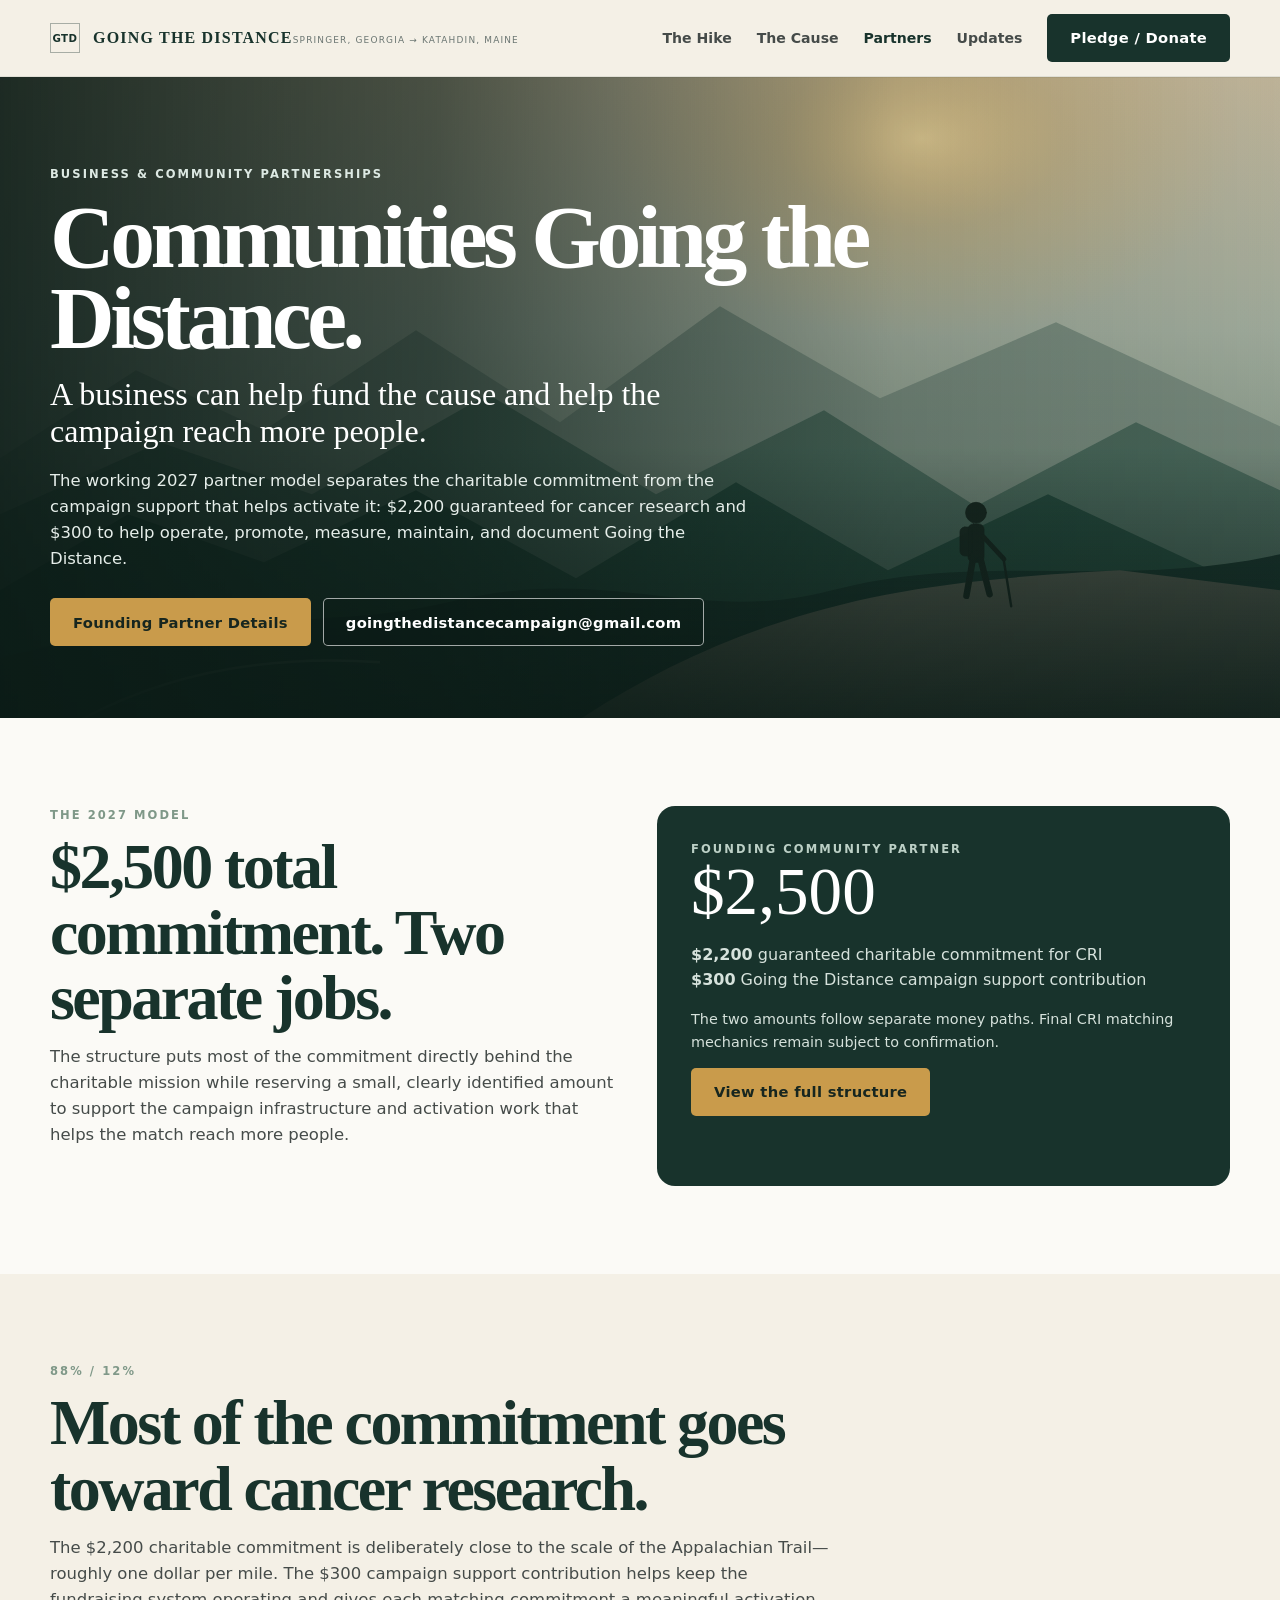
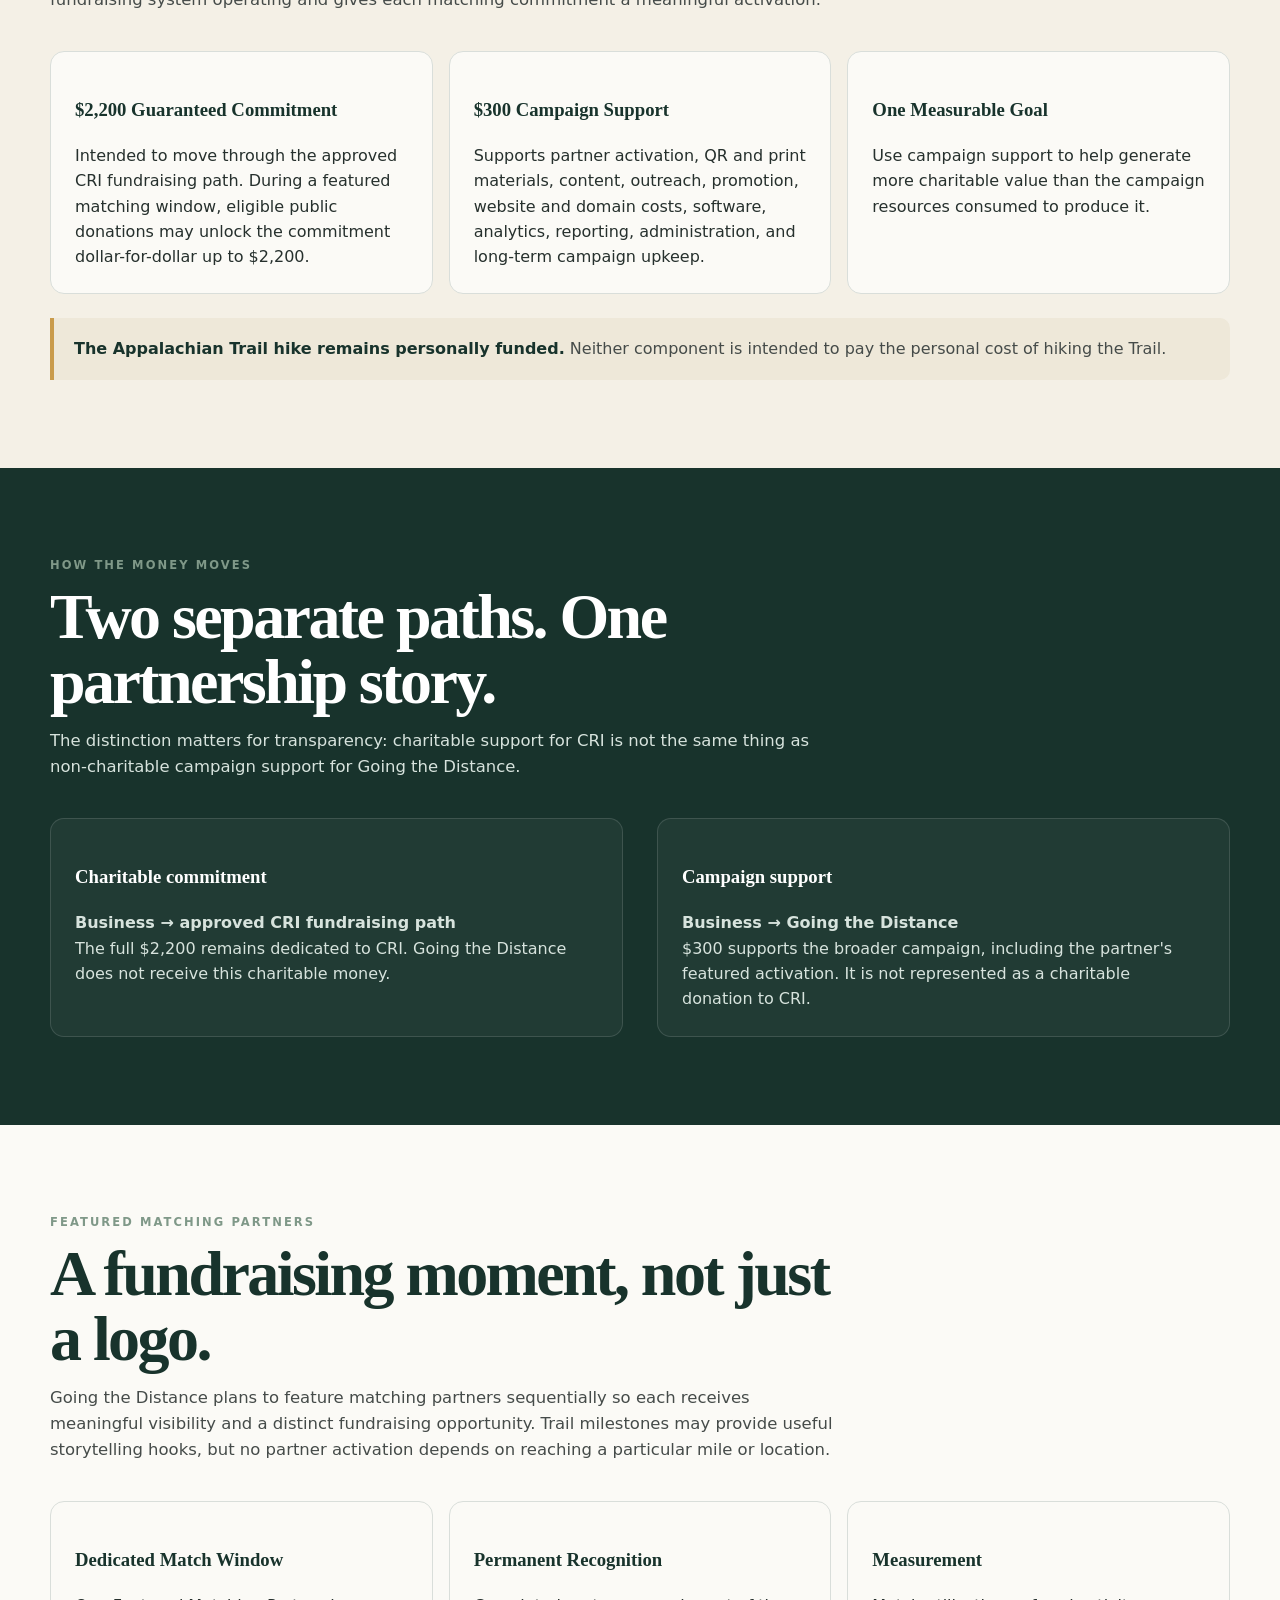
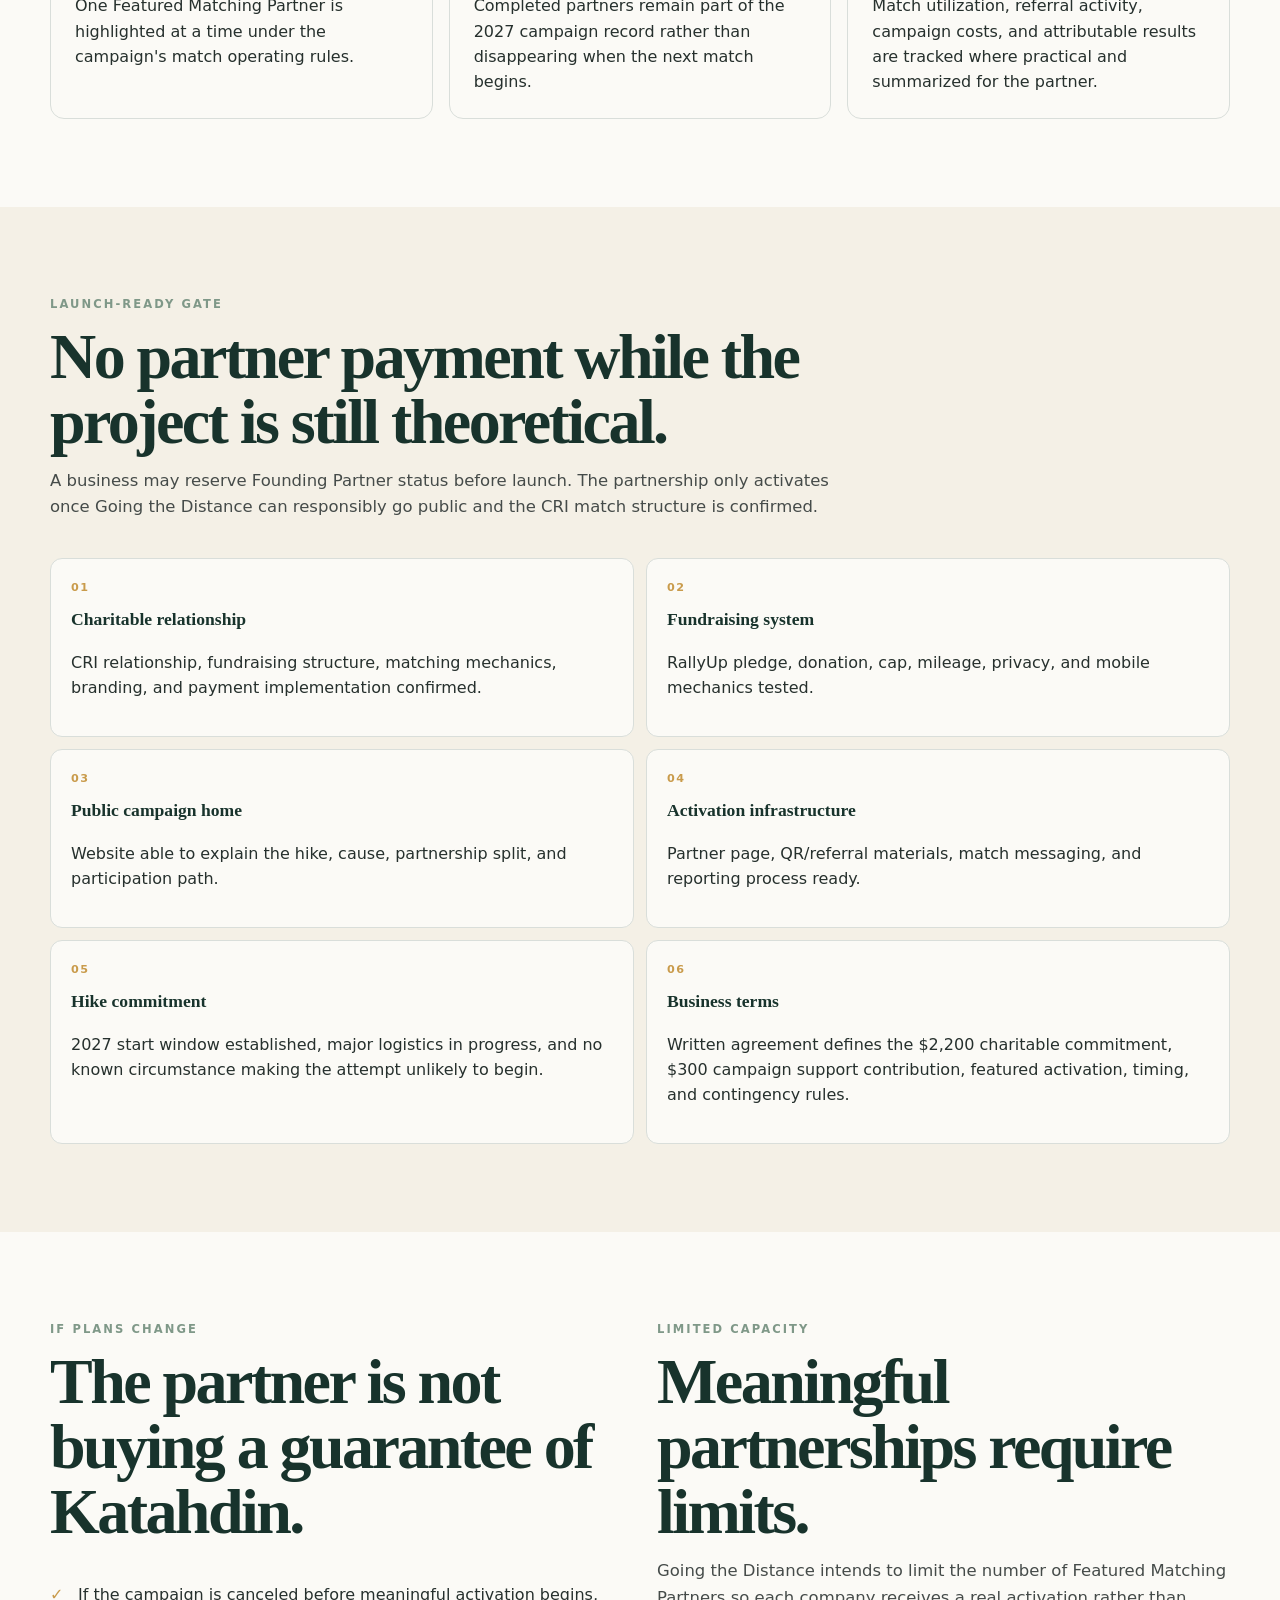
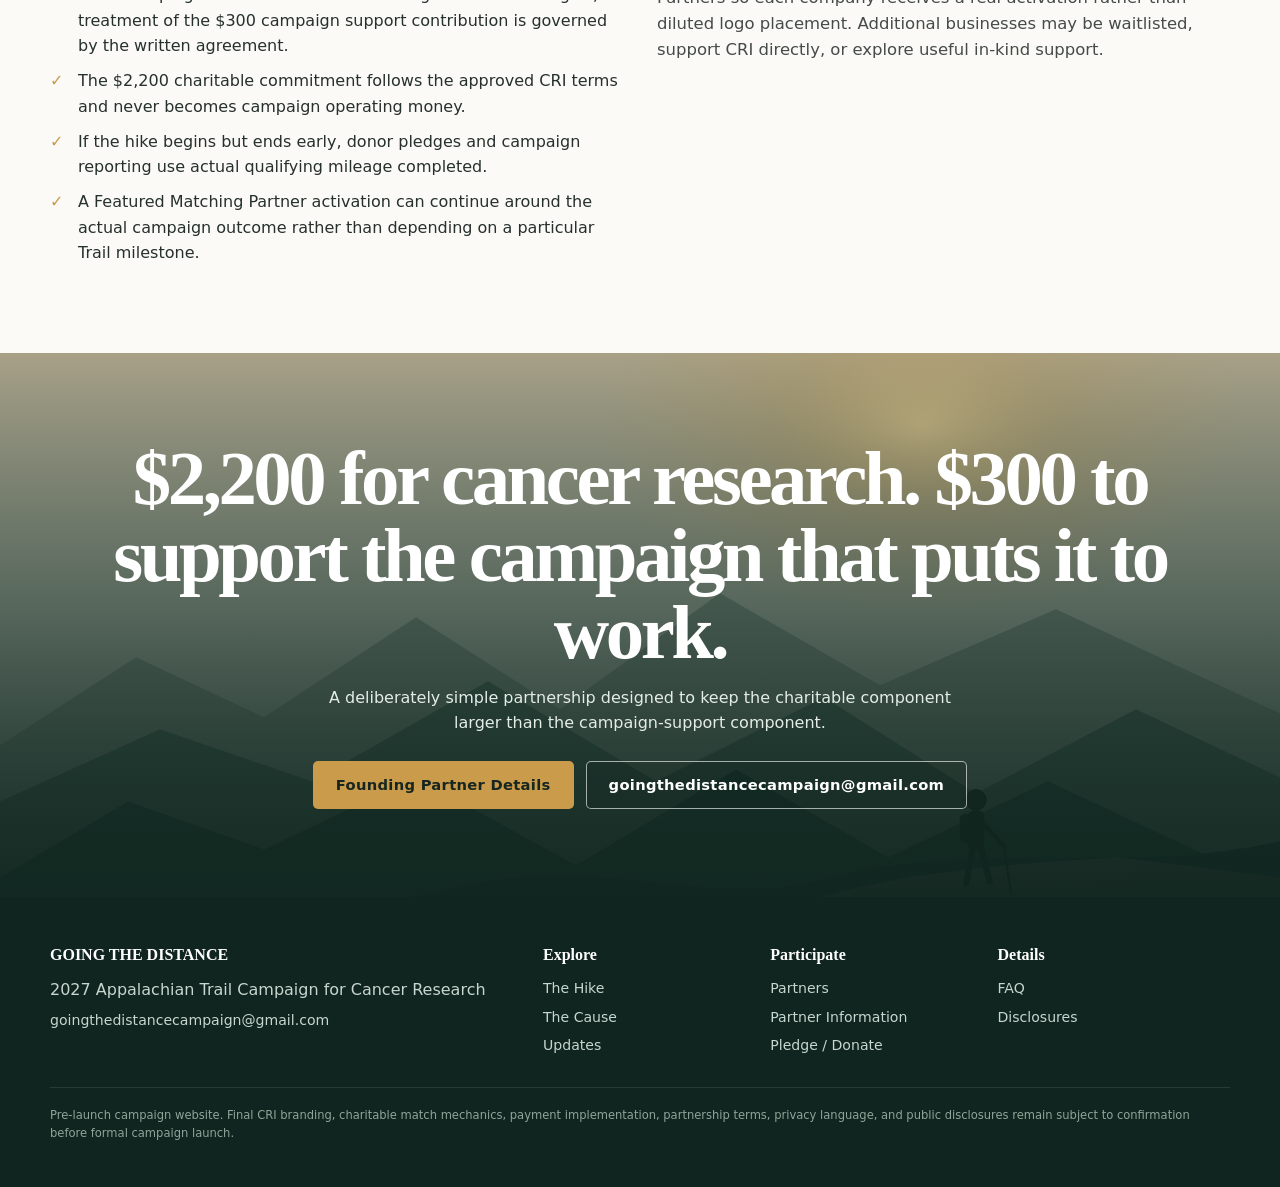
<file: sponsor.html>
<!doctype html>
<html lang="en">
<head>
<meta charset="utf-8">
<meta name="viewport" content="width=device-width,initial-scale=1">
<meta http-equiv="refresh" content="0; url=partners.html">
<link rel="canonical" href="partners.html">
<title>Partners | Going the Distance</title>
</head>
<body>
<p>The sponsor page has moved to <a href="partners.html">Going the Distance Partners</a>.</p>
</body>
</html>
</file>
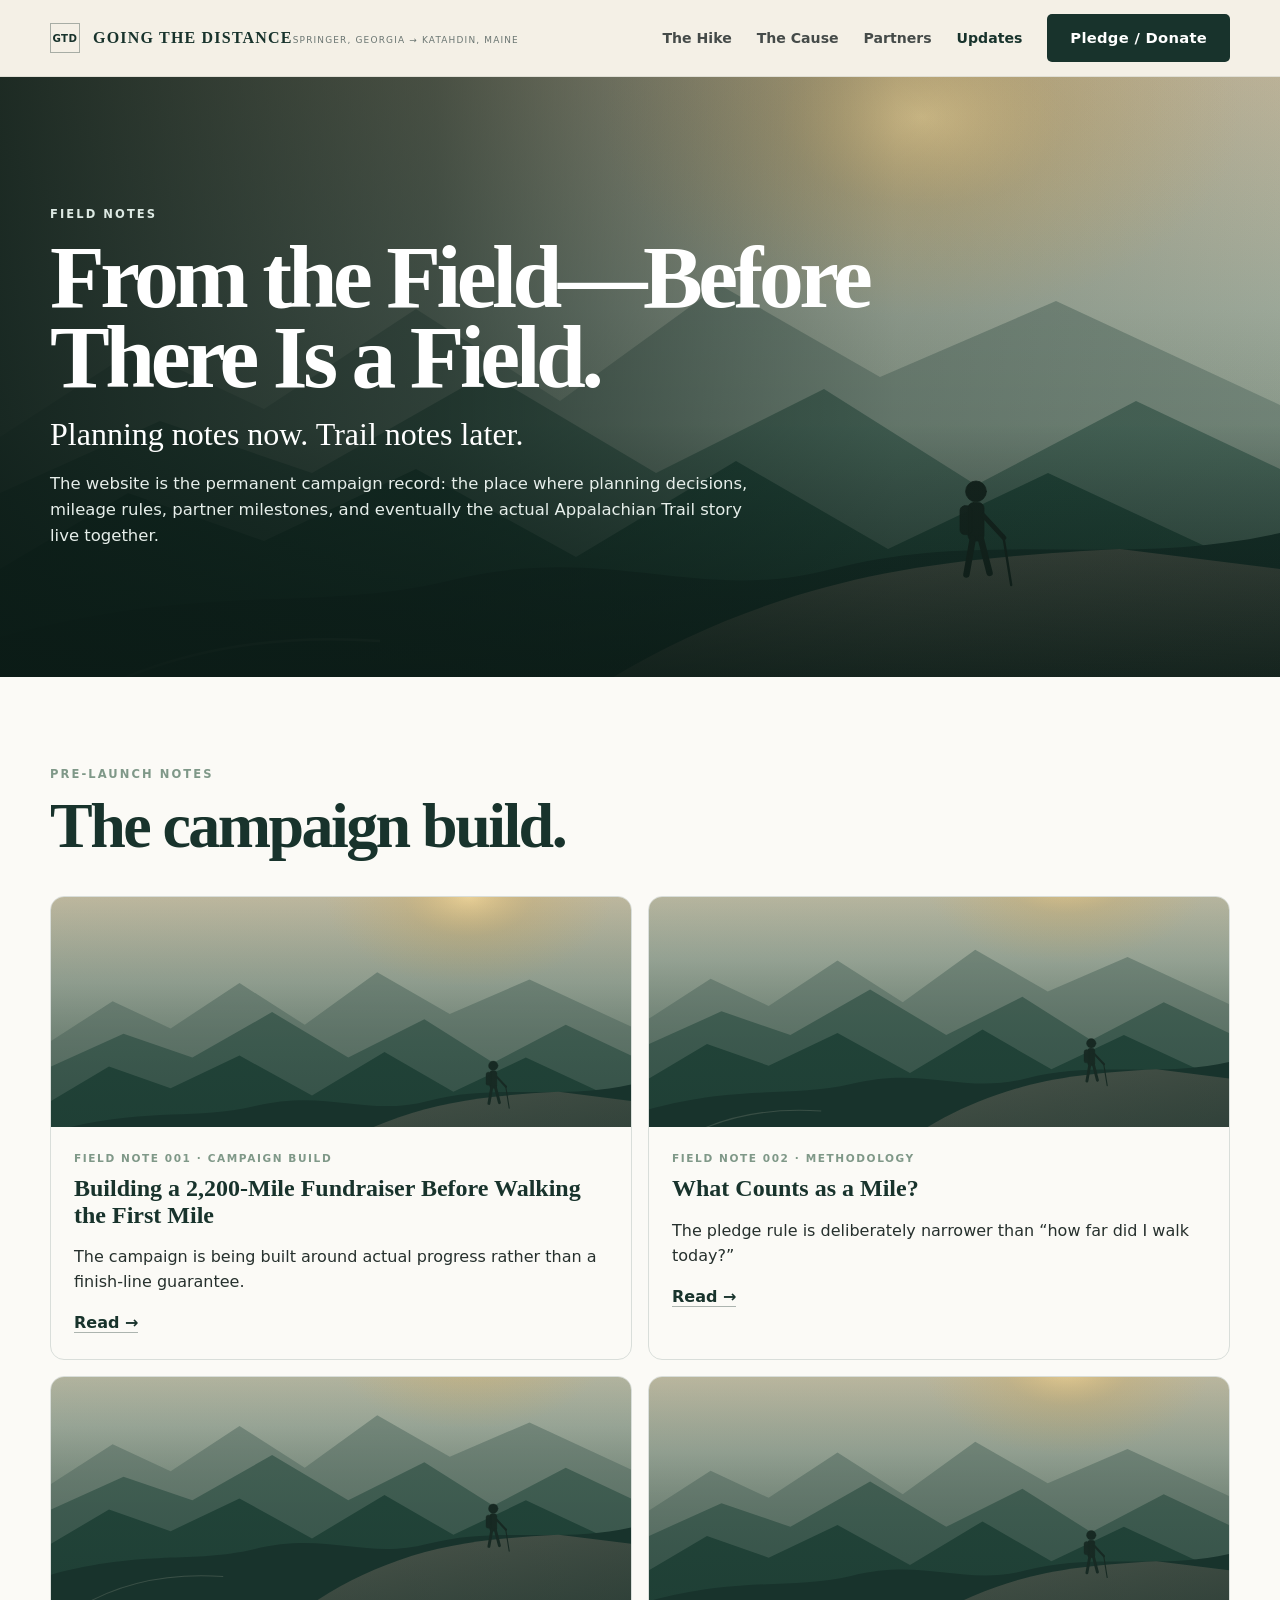
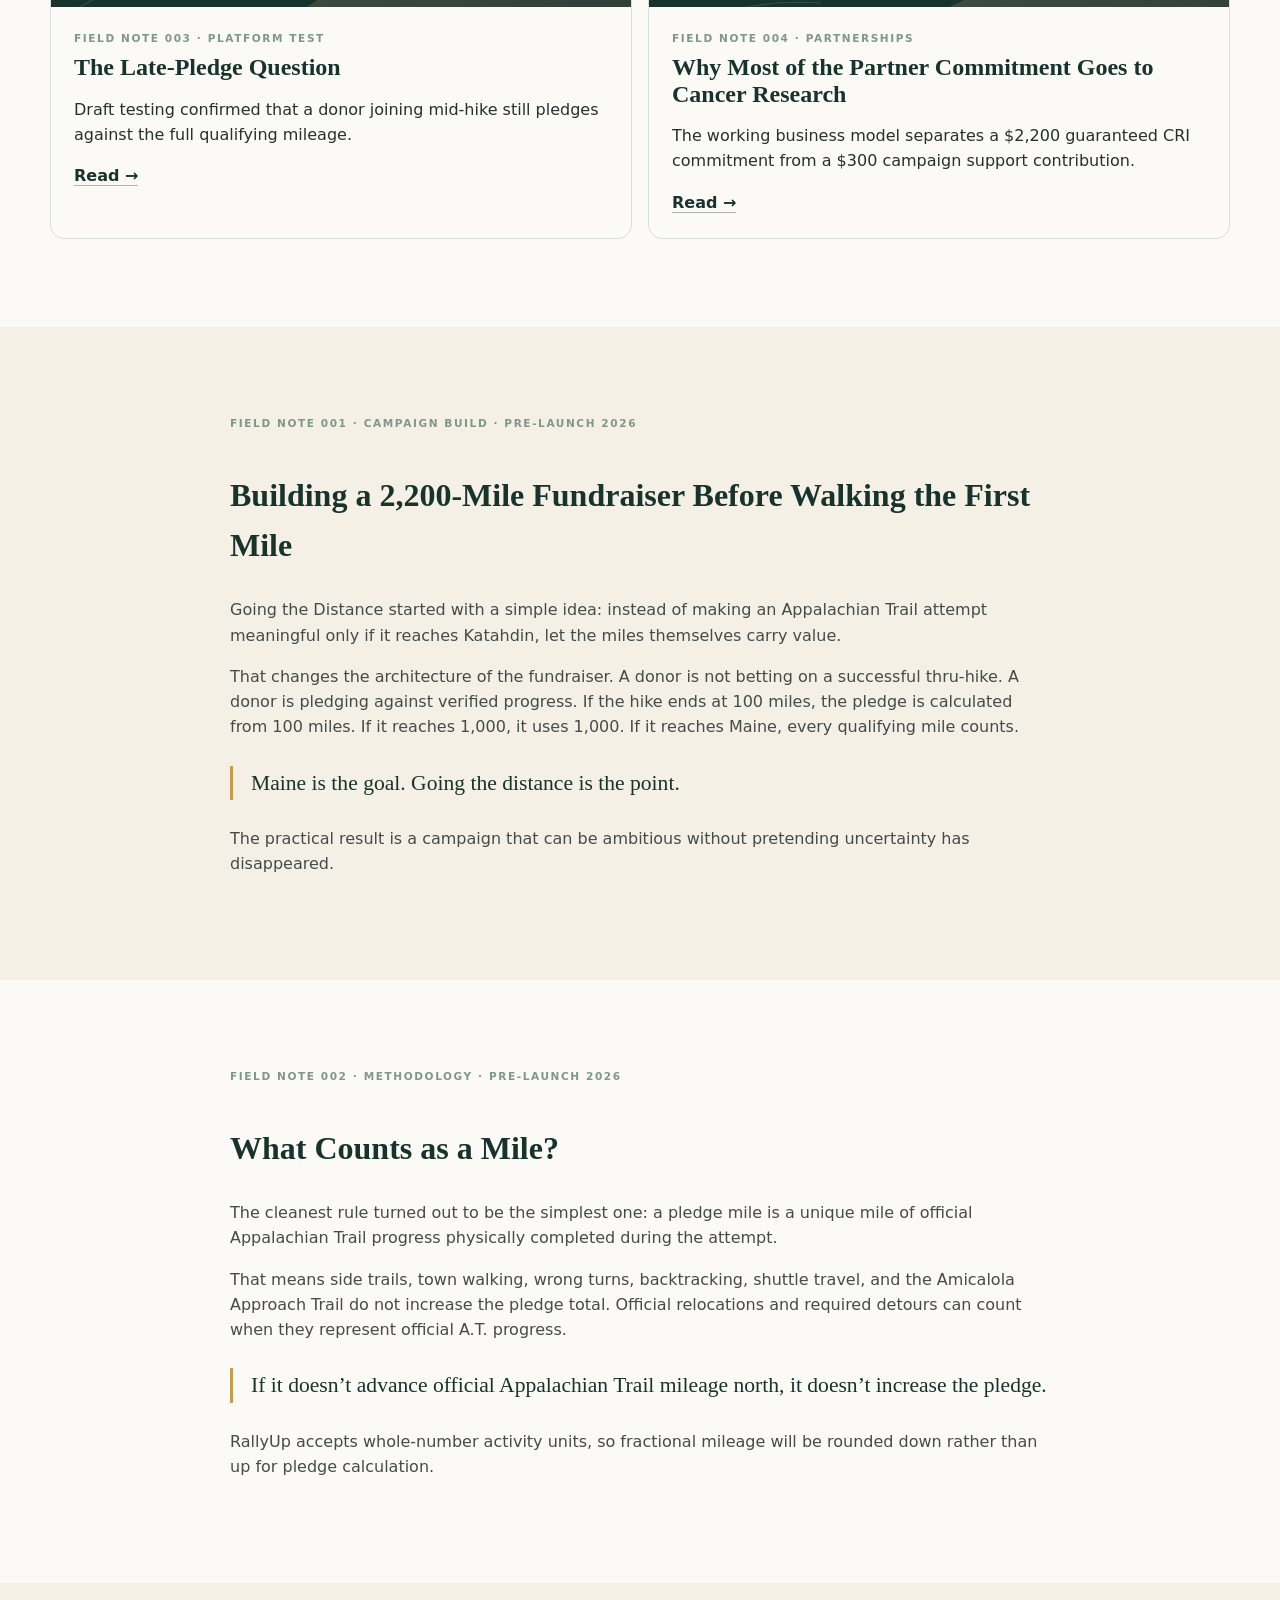
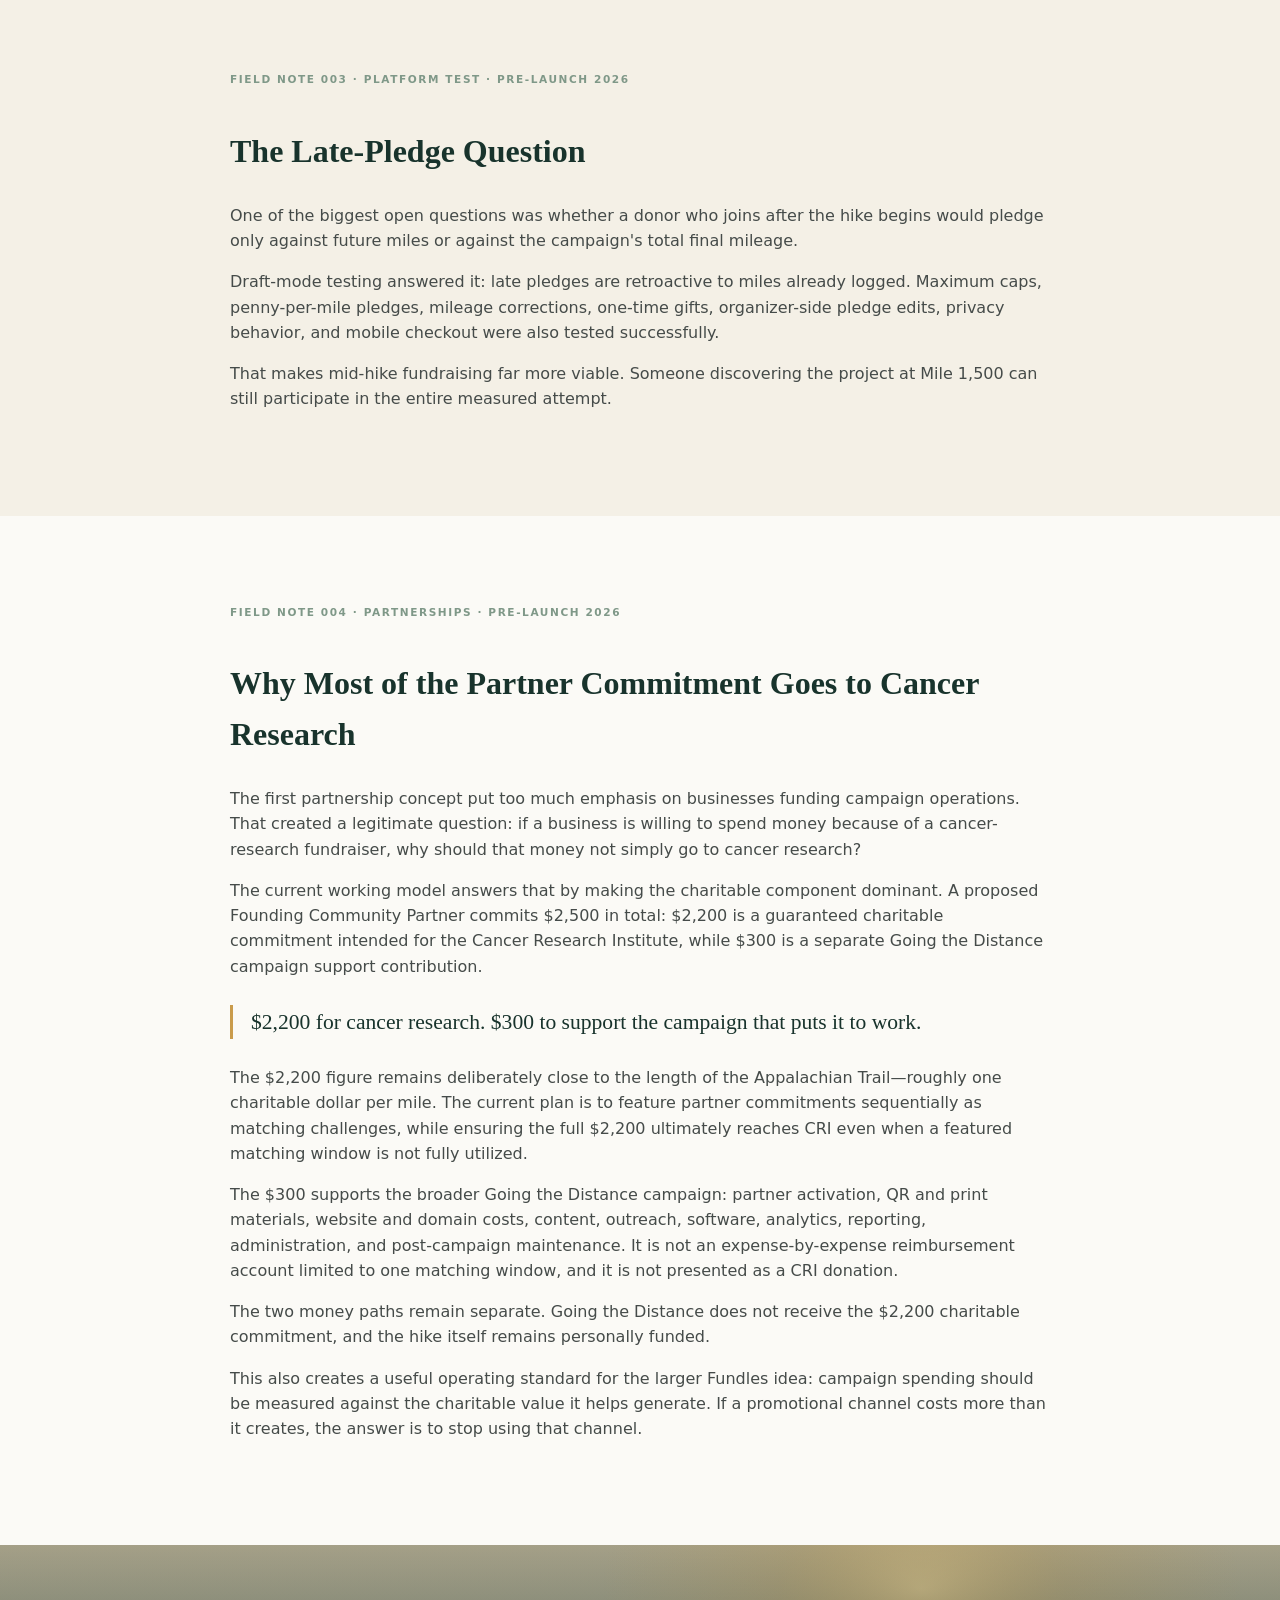
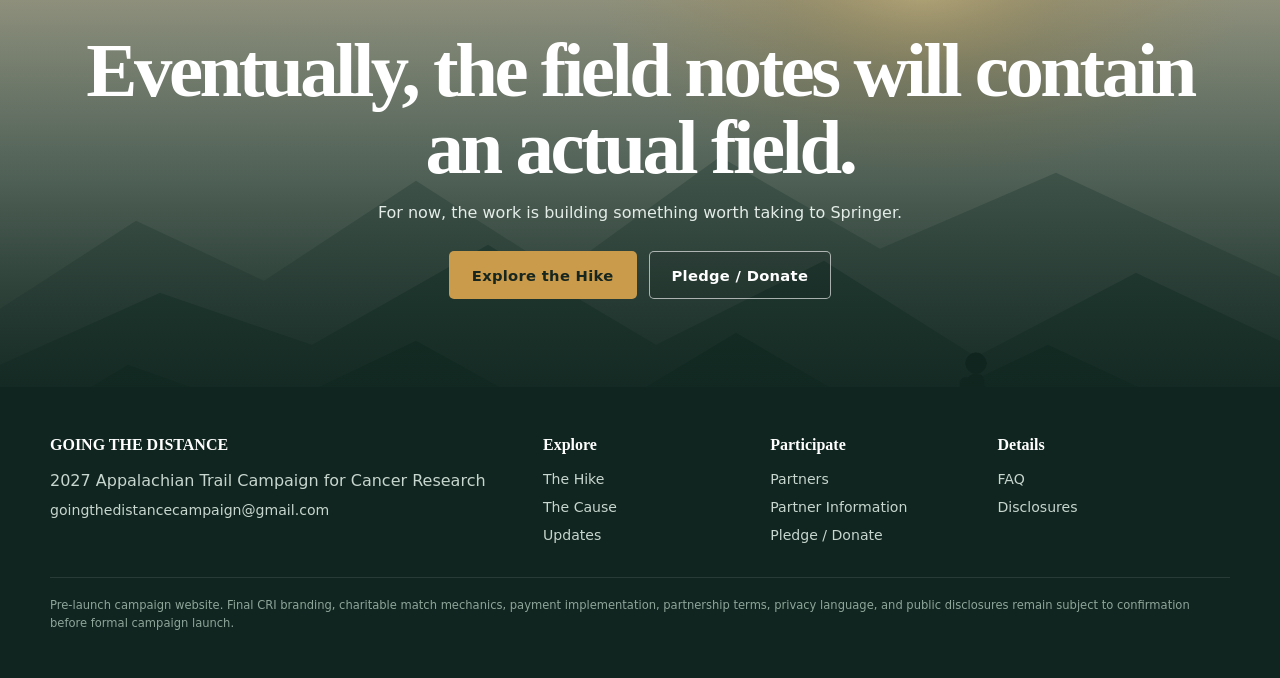
<file: updates.html>
<!doctype html><html lang="en"><head><meta charset="utf-8"><meta name="viewport" content="width=device-width,initial-scale=1"><meta name="description" content="Pre-launch field notes and eventually Appalachian Trail updates from the Going the Distance campaign."><title>Updates | Going the Distance</title><link rel="stylesheet" href="assets/styles.css"></head><body>
<header class="site-header"><div class="wrap nav"><a class="wordmark" href="index.html" aria-label="Going the Distance home"><span class="wordmark-mark">GTD</span><span class="wordmark-copy"><span class="wordmark-title">GOING THE DISTANCE</span><span class="wordmark-route">Springer, Georgia → Katahdin, Maine</span></span></a><nav class="navlinks" aria-label="Primary navigation"><a href="hike.html">The Hike</a><a href="cause.html">The Cause</a><a href="partners.html">Partners</a><a href="updates.html" aria-current="page">Updates</a><a class="btn primary" data-rallyup href="#">Pledge / Donate</a></nav><button class="mobile-menu-btn" data-menu-button aria-expanded="false" aria-controls="mobile-menu">Menu</button></div><nav class="wrap mobile-menu" id="mobile-menu" data-mobile-menu aria-label="Mobile navigation"><a href="hike.html">The Hike</a><a href="cause.html">The Cause</a><a href="partners.html">Partners</a><a href="updates.html" aria-current="page">Updates</a><a href="faq.html">FAQ</a><a data-rallyup href="#">Pledge / Donate</a></nav></header>
<main><section class="page-hero image"><div class="wrap"><div class="eyebrow">Field Notes</div><h1>From the Field—Before There Is a Field.</h1><h2>Planning notes now. Trail notes later.</h2><p>The website is the permanent campaign record: the place where planning decisions, mileage rules, partner milestones, and eventually the actual Appalachian Trail story live together.</p></div></section>
<section class="alt-bg"><div class="wrap"><div class="section-head"><div class="eyebrow">Pre-launch notes</div><h2>The campaign build.</h2></div><div class="update-grid"><article class="update-card"><div class="update-photo"></div><div class="update-body"><div class="meta">Field Note 001 · Campaign Build</div><h3>Building a 2,200-Mile Fundraiser Before Walking the First Mile</h3><p>The campaign is being built around actual progress rather than a finish-line guarantee.</p><a class="text-link" href="#field-note-001">Read →</a></div></article><article class="update-card"><div class="update-photo" style="background-position:center 67%"></div><div class="update-body"><div class="meta">Field Note 002 · Methodology</div><h3>What Counts as a Mile?</h3><p>The pledge rule is deliberately narrower than “how far did I walk today?”</p><a class="text-link" href="#field-note-002">Read →</a></div></article><article class="update-card"><div class="update-photo" style="background-position:center 78%"></div><div class="update-body"><div class="meta">Field Note 003 · Platform Test</div><h3>The Late-Pledge Question</h3><p>Draft testing confirmed that a donor joining mid-hike still pledges against the full qualifying mileage.</p><a class="text-link" href="#field-note-003">Read →</a></div></article><article class="update-card"><div class="update-photo" style="background-position:center 58%"></div><div class="update-body"><div class="meta">Field Note 004 · Partnerships</div><h3>Why Most of the Partner Commitment Goes to Cancer Research</h3><p>The working business model separates a $2,200 guaranteed CRI commitment from a $300 campaign support contribution.</p><a class="text-link" href="#field-note-004">Read →</a></div></article></div></div></section>
<section id="field-note-001"><div class="narrow article"><div class="meta">Field Note 001 · Campaign Build · Pre-Launch 2026</div><h2>Building a 2,200-Mile Fundraiser Before Walking the First Mile</h2><p>Going the Distance started with a simple idea: instead of making an Appalachian Trail attempt meaningful only if it reaches Katahdin, let the miles themselves carry value.</p><p>That changes the architecture of the fundraiser. A donor is not betting on a successful thru-hike. A donor is pledging against verified progress. If the hike ends at 100 miles, the pledge is calculated from 100 miles. If it reaches 1,000, it uses 1,000. If it reaches Maine, every qualifying mile counts.</p><blockquote>Maine is the goal. Going the distance is the point.</blockquote><p>The practical result is a campaign that can be ambitious without pretending uncertainty has disappeared.</p></div></section>
<section class="alt-bg" id="field-note-002"><div class="narrow article"><div class="meta">Field Note 002 · Methodology · Pre-Launch 2026</div><h2>What Counts as a Mile?</h2><p>The cleanest rule turned out to be the simplest one: a pledge mile is a unique mile of official Appalachian Trail progress physically completed during the attempt.</p><p>That means side trails, town walking, wrong turns, backtracking, shuttle travel, and the Amicalola Approach Trail do not increase the pledge total. Official relocations and required detours can count when they represent official A.T. progress.</p><blockquote>If it doesn’t advance official Appalachian Trail mileage north, it doesn’t increase the pledge.</blockquote><p>RallyUp accepts whole-number activity units, so fractional mileage will be rounded down rather than up for pledge calculation.</p></div></section>
<section id="field-note-003"><div class="narrow article"><div class="meta">Field Note 003 · Platform Test · Pre-Launch 2026</div><h2>The Late-Pledge Question</h2><p>One of the biggest open questions was whether a donor who joins after the hike begins would pledge only against future miles or against the campaign's total final mileage.</p><p>Draft-mode testing answered it: late pledges are retroactive to miles already logged. Maximum caps, penny-per-mile pledges, mileage corrections, one-time gifts, organizer-side pledge edits, privacy behavior, and mobile checkout were also tested successfully.</p><p>That makes mid-hike fundraising far more viable. Someone discovering the project at Mile 1,500 can still participate in the entire measured attempt.</p></div></section>
<section class="alt-bg" id="field-note-004"><div class="narrow article"><div class="meta">Field Note 004 · Partnerships · Pre-Launch 2026</div><h2>Why Most of the Partner Commitment Goes to Cancer Research</h2><p>The first partnership concept put too much emphasis on businesses funding campaign operations. That created a legitimate question: if a business is willing to spend money because of a cancer-research fundraiser, why should that money not simply go to cancer research?</p><p>The current working model answers that by making the charitable component dominant. A proposed Founding Community Partner commits $2,500 in total: $2,200 is a guaranteed charitable commitment intended for the Cancer Research Institute, while $300 is a separate Going the Distance campaign support contribution.</p><blockquote>$2,200 for cancer research. $300 to support the campaign that puts it to work.</blockquote><p>The $2,200 figure remains deliberately close to the length of the Appalachian Trail—roughly one charitable dollar per mile. The current plan is to feature partner commitments sequentially as matching challenges, while ensuring the full $2,200 ultimately reaches CRI even when a featured matching window is not fully utilized.</p><p>The $300 supports the broader Going the Distance campaign: partner activation, QR and print materials, website and domain costs, content, outreach, software, analytics, reporting, administration, and post-campaign maintenance. It is not an expense-by-expense reimbursement account limited to one matching window, and it is not presented as a CRI donation.</p><p>The two money paths remain separate. Going the Distance does not receive the $2,200 charitable commitment, and the hike itself remains personally funded.</p><p>This also creates a useful operating standard for the larger Fundles idea: campaign spending should be measured against the charitable value it helps generate. If a promotional channel costs more than it creates, the answer is to stop using that channel.</p></div></section>
<section class="final-cta"><div class="wrap"><h2>Eventually, the field notes will contain an actual field.</h2><p>For now, the work is building something worth taking to Springer.</p><div class="hero-actions"><a class="btn gold" href="hike.html">Explore the Hike</a><a class="btn ghost" data-rallyup href="#">Pledge / Donate</a></div></div></section></main>
<footer class="site-footer"><div class="wrap"><div class="footer-grid"><div><h4>GOING THE DISTANCE</h4><div>2027 Appalachian Trail Campaign for Cancer Research</div><a data-email href="mailto:goingthedistancecampaign@gmail.com">goingthedistancecampaign@gmail.com</a></div><div><h4>Explore</h4><a href="hike.html">The Hike</a><a href="cause.html">The Cause</a><a href="updates.html">Updates</a></div><div><h4>Participate</h4><a href="partners.html">Partners</a><a href="partner-info.html">Partner Information</a><a data-rallyup href="#">Pledge / Donate</a></div><div><h4>Details</h4><a href="faq.html">FAQ</a><a href="disclosures.html">Disclosures</a></div></div><div class="legal">Pre-launch campaign website. Final CRI branding, charitable match mechanics, payment implementation, partnership terms, privacy language, and public disclosures remain subject to confirmation before formal campaign launch.</div></div></footer><div class="modal-backdrop" data-modal aria-hidden="true" role="dialog" aria-modal="true" aria-labelledby="rallyup-modal-title"><div class="modal"><button class="modal-close" data-modal-close aria-label="Close">×</button><div class="eyebrow">Pre-launch</div><h2 id="rallyup-modal-title">Fundraising link not connected yet.</h2><p>The RallyUp campaign has been tested in draft mode. The public pledge/donation link will be connected here after the CRI implementation and payment path are confirmed.</p><p><strong>No charitable transaction is being collected through this pre-launch website.</strong></p><button class="btn primary" data-modal-close>Got it</button></div></div><script src="assets/site-config.js"></script><script src="assets/site.js"></script></body></html>
</file>
<file: assets/styles.css>
:root{
  --forest:#18332C;
  --forest-2:#10251F;
  --forest-3:#24483C;
  --sage:#7F9888;
  --cream:#F4F0E6;
  --paper:#FBFAF6;
  --granite:#454B49;
  --gold:#C99B4B;
  --fog:#D9DEDA;
  --muted:#6B7672;
  --white:#FFFFFF;
  --danger:#7A4038;
  --serif: Georgia, "Times New Roman", serif;
  --sans: Inter, ui-sans-serif, system-ui, -apple-system, BlinkMacSystemFont, "Segoe UI", sans-serif;
  --shadow:0 18px 48px rgba(24,51,44,.10);
  --radius:14px;
}
*{box-sizing:border-box}
html{scroll-behavior:smooth}
body{margin:0;background:var(--cream);color:#26302D;font-family:var(--sans);line-height:1.58}
a{color:inherit;text-decoration:none}
img{max-width:100%;display:block}
button,input,textarea,select{font:inherit}
.wrap{width:min(1180px,calc(100% - 42px));margin:auto}
.narrow{width:min(820px,calc(100% - 42px));margin:auto}
.eyebrow{font-size:.72rem;letter-spacing:.18em;text-transform:uppercase;font-weight:850;color:var(--sage)}
.kicker{font-family:var(--serif);font-style:italic;color:var(--muted)}
.btn{display:inline-flex;align-items:center;justify-content:center;min-height:48px;padding:0 22px;border-radius:5px;border:1px solid transparent;font-weight:800;font-size:.92rem;letter-spacing:.02em;transition:.18s;cursor:pointer}
.btn:hover{transform:translateY(-1px)}
.btn.primary{background:var(--forest);color:white}
.btn.secondary{border-color:var(--forest);color:var(--forest);background:transparent}
.btn.gold{background:var(--gold);color:#17261F}
.btn.ghost{border-color:rgba(255,255,255,.62);color:white;background:rgba(0,0,0,.08)}
.text-link{font-weight:800;color:var(--forest);border-bottom:1px solid rgba(24,51,44,.35)}
.pill{display:inline-block;border:1px solid var(--fog);border-radius:99px;padding:5px 9px;font-size:.7rem;letter-spacing:.1em;text-transform:uppercase;font-weight:800;color:var(--muted);background:var(--paper)}
.notice{padding:18px 20px;border-left:4px solid var(--gold);background:#EEE8D9;border-radius:0 10px 10px 0;color:var(--granite)}
.notice strong{color:var(--forest)}
.note-danger{border-left-color:var(--danger);background:#F2E7E4}
.rule{height:1px;background:var(--fog);margin:34px 0}
.card{background:var(--paper);border:1px solid var(--fog);border-radius:var(--radius);padding:24px}
.card h3,.card h4{font-family:var(--serif);color:var(--forest)}
.card p:last-child{margin-bottom:0}
.site-header{position:sticky;top:0;z-index:40;background:rgba(244,240,230,.95);backdrop-filter:blur(12px);border-bottom:1px solid rgba(24,51,44,.09)}
.nav{height:76px;display:flex;align-items:center;justify-content:space-between;gap:24px}
.wordmark{display:flex;align-items:center;gap:13px;color:var(--forest)}
.wordmark-mark{width:30px;height:30px;border:1px solid rgba(24,51,44,.35);display:grid;place-items:center;font-size:.64rem;font-weight:900;letter-spacing:.05em}
.wordmark-copy{display:block}
.wordmark-title{font-family:var(--serif);font-weight:700;letter-spacing:.075em;font-size:1rem;line-height:1}
.wordmark-route{font-size:.56rem;letter-spacing:.13em;text-transform:uppercase;color:var(--muted);margin-top:5px}
.navlinks{display:flex;gap:25px;align-items:center;font-size:.88rem;font-weight:700;color:var(--granite)}
.navlinks a:hover,.navlinks a[aria-current="page"]{color:var(--forest)}
.mobile-menu-btn{display:none;background:transparent;border:1px solid var(--fog);border-radius:5px;padding:9px 11px;color:var(--forest);font-weight:800}
.mobile-menu{display:none;padding:0 0 16px}
.mobile-menu.open{display:grid}
.mobile-menu a{padding:10px 0;border-top:1px solid var(--fog);font-weight:750}
.page-hero{background:var(--forest);color:white;padding:88px 0 72px}
.page-hero.image{min-height:600px;display:flex;align-items:flex-end;background-image:linear-gradient(90deg,rgba(11,27,22,.90) 0%,rgba(11,27,22,.67) 34%,rgba(11,27,22,.18) 70%,rgba(11,27,22,.06) 100%),linear-gradient(0deg,rgba(11,27,22,.80) 0%,rgba(11,27,22,.02) 42%),url("hero.svg");background-size:cover;background-position:center 52%}
.page-hero .eyebrow{color:#DDE9E3}
.page-hero h1{font-family:var(--serif);font-size:clamp(3.4rem,7vw,7rem);line-height:.9;letter-spacing:-.05em;margin:14px 0 18px;max-width:900px}
.page-hero h2{font-family:var(--serif);font-weight:500;line-height:1.15;font-size:clamp(1.35rem,2.5vw,2.15rem);max-width:720px;margin:0 0 18px}
.page-hero p{max-width:700px;color:#E6EEEA;font-size:1.03rem}
.hero-actions{display:flex;gap:12px;flex-wrap:wrap;margin-top:26px}
.hero-alt{margin-top:30px;font-family:var(--serif);font-style:italic;color:#D8E4DE}
section{padding:88px 0}
.section-head{max-width:790px;margin-bottom:38px}
.section-head h2{font-family:var(--serif);font-size:clamp(2.5rem,5vw,4.2rem);line-height:1.02;letter-spacing:-.04em;color:var(--forest);margin:10px 0 14px}
.section-head p{font-size:1.03rem;color:var(--granite);margin:0}
.alt-bg{background:var(--paper)}
.dark{background:var(--forest);color:white}
.dark .section-head h2,.dark h2,.dark h3{color:white}
.dark .section-head p,.dark p{color:#D7E3DD}
.home-hero{min-height:760px;position:relative;color:white;display:flex;align-items:flex-end;overflow:hidden;background-image:linear-gradient(90deg,rgba(11,27,22,.91) 0%,rgba(11,27,22,.72) 31%,rgba(11,27,22,.26) 62%,rgba(11,27,22,.08) 100%),linear-gradient(0deg,rgba(11,27,22,.82) 0%,rgba(11,27,22,.02) 42%),url("hero.svg");background-size:cover;background-position:center 52%}
.home-hero-inner{width:min(1180px,calc(100% - 42px));margin:auto;padding:150px 0 70px}
.home-hero .eyebrow{color:#DDE9E3}
.home-hero h1{font-family:var(--serif);font-size:clamp(4.1rem,8.5vw,8.25rem);line-height:.85;letter-spacing:-.055em;margin:17px 0 22px;max-width:920px}
.home-hero h2{font-family:var(--serif);font-size:clamp(1.45rem,2.6vw,2.2rem);font-weight:500;line-height:1.15;max-width:670px;margin:0 0 18px}
.home-hero p{font-size:1.03rem;color:#EEF4F0;max-width:635px;margin:0 0 28px}
.status{background:var(--forest-2);color:white}
.status-grid{display:grid;grid-template-columns:repeat(4,1fr)}
.status-item{padding:23px 24px;border-right:1px solid rgba(255,255,255,.11)}
.status-item:last-child{border-right:0}
.status-label{font-size:.66rem;letter-spacing:.16em;text-transform:uppercase;color:#AFC1B8;font-weight:850}
.status-value{font-family:var(--serif);font-size:1.28rem;margin-top:4px}
.steps{display:grid;grid-template-columns:repeat(3,1fr);gap:16px}
.step{border:1px solid var(--fog);background:var(--cream);padding:29px 28px;border-radius:14px;min-height:225px}
.step .n{font-size:.68rem;font-weight:900;letter-spacing:.16em;color:var(--gold)}
.step h3{font-family:var(--serif);font-size:1.48rem;color:var(--forest);margin:17px 0 9px}
.step p{margin:0;color:var(--granite);font-size:.94rem}
.pledges{display:grid;grid-template-columns:repeat(4,1fr);gap:10px;margin-top:22px}
.pledge{background:white;border-top:3px solid var(--gold);padding:18px;border-radius:9px}
.pledge strong{font-size:1.25rem;color:var(--forest)}
.pledge span{display:block;font-size:.81rem;color:var(--muted);margin-top:3px}
.story-grid{display:grid;grid-template-columns:1.08fr .92fr;gap:58px;align-items:center}
.story-photo{min-height:560px;border-radius:20px;position:relative;overflow:hidden;background:linear-gradient(180deg,rgba(24,51,44,.03),rgba(24,51,44,.32)),url("hero.svg") center 66%/cover no-repeat;box-shadow:var(--shadow)}
.story-photo .tag{position:absolute;left:22px;bottom:20px;background:rgba(16,37,31,.82);color:white;padding:8px 10px;font-size:.65rem;font-weight:850;letter-spacing:.15em;text-transform:uppercase;border-radius:4px}
.story-copy h2{font-family:var(--serif);font-size:clamp(2.55rem,4.7vw,4.1rem);line-height:1.01;color:var(--forest);margin:9px 0 22px;letter-spacing:-.04em}
.story-copy p{color:var(--granite);font-size:1rem}
.pull{font-family:var(--serif);font-size:1.42rem;line-height:1.28;color:var(--forest);border-left:3px solid var(--gold);padding-left:18px;margin:24px 0}
.metric-grid{display:grid;grid-template-columns:repeat(4,1fr);gap:12px}
.metric{border:1px solid rgba(24,51,44,.12);padding:22px;border-radius:12px;background:rgba(255,255,255,.45)}
.dark .metric{border-color:rgba(255,255,255,.14);background:rgba(255,255,255,.035)}
.metric strong{display:block;font-family:var(--serif);font-size:2rem;color:var(--forest)}
.dark .metric strong{color:white}
.metric span{display:block;margin-top:2px;font-size:.68rem;letter-spacing:.14em;text-transform:uppercase;color:var(--sage);font-weight:800}
.route-wrap{margin:45px 0 8px}
.route-line{height:4px;background:rgba(24,51,44,.18);border-radius:3px;position:relative}
.dark .route-line{background:rgba(255,255,255,.18)}
.route-progress{position:absolute;height:4px;background:var(--gold);left:0;top:0;border-radius:3px}
.marker{position:absolute;top:50%;transform:translate(-50%,-50%);width:13px;height:13px;background:var(--cream);border-radius:50%;border:3px solid var(--forest)}
.route-labels{display:flex;justify-content:space-between;margin-top:12px;font-size:.69rem;color:var(--muted)}
.dark .route-labels{color:#C7D5CE}
.hike-rule{margin-top:34px;border:1px solid rgba(255,255,255,.13);background:rgba(255,255,255,.035);padding:21px;border-radius:11px}
.hike-rule strong{display:block;margin-top:5px;font-family:var(--serif);font-size:1.38rem;color:white}
.two-col{display:grid;grid-template-columns:1fr 1fr;gap:34px}
.three-col{display:grid;grid-template-columns:repeat(3,1fr);gap:16px}
.four-col{display:grid;grid-template-columns:repeat(4,1fr);gap:14px}
.checklist{display:grid;gap:10px;padding:0;margin:0;list-style:none}
.checklist li{padding-left:28px;position:relative}
.checklist li:before{content:"✓";position:absolute;left:0;color:var(--gold);font-weight:900}
.mileage-box{display:grid;grid-template-columns:1fr auto;gap:24px;align-items:center;background:var(--forest);color:white;border-radius:18px;padding:30px}
.mileage-box strong.big{font-family:var(--serif);font-size:clamp(3rem,8vw,5.5rem);line-height:.9}
.mileage-box .caption{color:#BED0C7;font-size:.78rem;letter-spacing:.13em;text-transform:uppercase;font-weight:800}
.section-table{width:100%;border-collapse:collapse;background:var(--paper);border:1px solid var(--fog)}
.section-table th,.section-table td{padding:14px 15px;text-align:left;border-bottom:1px solid var(--fog);vertical-align:top}
.section-table th{font-size:.7rem;letter-spacing:.12em;text-transform:uppercase;color:var(--muted);background:#F0EDE4}
.section-table tr:last-child td{border-bottom:0}
.milestone-list{position:relative;margin-left:14px;padding-left:28px;border-left:2px solid var(--fog)}
.milestone{position:relative;padding:0 0 30px}
.milestone:last-child{padding-bottom:0}
.milestone:before{content:"";position:absolute;left:-36px;top:4px;width:14px;height:14px;border-radius:50%;background:var(--cream);border:3px solid var(--forest)}
.milestone strong{font-family:var(--serif);color:var(--forest);font-size:1.15rem}
.cause-panel{background:var(--forest-2);color:white;border-radius:18px;padding:36px}
.cause-panel .eyebrow{color:#B7CAC0}
.cause-panel h3{font-family:var(--serif);font-size:2rem;line-height:1.1;margin:10px 0 14px}
.cause-panel p{color:#D7E3DD}
.flow{display:grid;grid-template-columns:repeat(3,1fr);gap:12px}
.flow-card{padding:22px;border-radius:12px;background:var(--paper);border:1px solid var(--fog);text-align:center}
.flow-arrow{font-weight:900;color:var(--gold);font-size:1.4rem;display:block;margin:7px 0}
.source-list{font-size:.84rem;color:var(--muted)}
.source-list li{margin:7px 0}
.partner-grid{display:grid;grid-template-columns:repeat(3,1fr);gap:14px}
.partner{background:var(--cream);border:1px solid var(--fog);border-radius:13px;padding:23px}
.logo-box{height:76px;background:#F9F7F0;border:1px dashed #A9B5AF;border-radius:8px;display:grid;place-items:center;color:#7A8781;font-size:.69rem;letter-spacing:.1em;margin-bottom:17px}
.partner h4{font-family:var(--serif);font-size:1.24rem;color:var(--forest);margin:5px 0}
.partner p{font-size:.88rem;color:var(--muted);margin:0}
.price-card{background:var(--forest);color:white;padding:34px;border-radius:18px}
.price-card .price{font-family:var(--serif);font-size:4.2rem;line-height:1;color:white}
.price-card p{color:#D6E2DC}
.gates{counter-reset:gates;display:grid;grid-template-columns:repeat(2,1fr);gap:12px}
.gate{background:var(--paper);border:1px solid var(--fog);border-radius:12px;padding:20px}
.gate:before{counter-increment:gates;content:counter(gates, decimal-leading-zero);display:block;color:var(--gold);font-weight:900;letter-spacing:.12em;font-size:.7rem}
.gate h4{font-family:var(--serif);color:var(--forest);font-size:1.1rem;margin:9px 0 5px}
.update-grid{display:grid;grid-template-columns:repeat(2,1fr);gap:16px}
.update-card{background:var(--paper);border:1px solid var(--fog);border-radius:14px;overflow:hidden}
.update-photo{height:230px;background:linear-gradient(180deg,rgba(24,51,44,.04),rgba(24,51,44,.42)),url("hero.svg") center 50%/cover no-repeat}
.update-body{padding:23px}
.update-body h3{font-family:var(--serif);font-size:1.5rem;line-height:1.1;color:var(--forest);margin:8px 0}
.meta{font-size:.66rem;letter-spacing:.15em;text-transform:uppercase;font-weight:900;color:var(--sage)}
.article h2{font-family:var(--serif);color:var(--forest);font-size:2rem;margin-top:38px}
.article h3{font-family:var(--serif);color:var(--forest);font-size:1.35rem;margin-top:28px}
.article p,.article li{color:var(--granite)}
.article blockquote{font-family:var(--serif);font-size:1.35rem;color:var(--forest);border-left:3px solid var(--gold);padding-left:18px;margin:26px 0}
details{background:var(--paper);border:1px solid var(--fog);border-radius:10px;padding:16px 18px}
details+details{margin-top:10px}
summary{cursor:pointer;font-weight:800;color:var(--forest)}
details p{color:var(--granite)}
.final-cta{text-align:center;color:white;background:linear-gradient(180deg,rgba(16,37,31,.2),rgba(16,37,31,.93)),url("hero.svg") center 28%/cover no-repeat}
.final-cta h2{font-family:var(--serif);font-size:clamp(3rem,6vw,5.2rem);line-height:1;margin:0 0 13px;letter-spacing:-.045em}
.final-cta p{max-width:640px;margin:0 auto 25px;color:#E4ECE8}
.final-cta .hero-actions{justify-content:center}
.site-footer{background:var(--forest-2);color:#C7D6CE;padding:45px 0}
.footer-grid{display:grid;grid-template-columns:1.4fr .6fr .6fr .7fr;gap:28px}
.site-footer h4{font-family:var(--serif);color:white;margin:0 0 10px}
.site-footer a{display:block;margin:6px 0;color:#C7D6CE;font-size:.88rem}
.legal{font-size:.72rem;color:#8EA59A;border-top:1px solid rgba(255,255,255,.1);padding-top:18px;margin-top:25px}
.modal-backdrop{position:fixed;inset:0;background:rgba(9,22,18,.72);z-index:100;display:none;place-items:center;padding:20px}
.modal-backdrop.open{display:grid}
.modal{width:min(560px,100%);background:var(--paper);border-radius:14px;padding:28px;box-shadow:0 28px 90px rgba(0,0,0,.28)}
.modal h2{font-family:var(--serif);color:var(--forest);margin:0 0 10px}
.modal-close{float:right;border:0;background:transparent;font-size:1.5rem;color:var(--muted);cursor:pointer}
:focus-visible{outline:3px solid var(--gold);outline-offset:3px}
.sr-only{position:absolute;width:1px;height:1px;padding:0;margin:-1px;overflow:hidden;clip:rect(0,0,0,0);white-space:nowrap;border:0}
@media(max-width:920px){.navlinks{display:none}.mobile-menu-btn{display:block}.steps,.three-col,.partner-grid,.flow{grid-template-columns:1fr}.pledges{grid-template-columns:1fr 1fr}.story-grid,.two-col{grid-template-columns:1fr}.four-col,.metric-grid{grid-template-columns:1fr 1fr}.gates{grid-template-columns:1fr}.update-grid{grid-template-columns:1fr}.story-photo{min-height:440px}.footer-grid{grid-template-columns:1fr 1fr}}
@media(max-width:640px){.wrap,.narrow,.home-hero-inner{width:min(100% - 28px,1180px)}.nav{height:66px}.wordmark-route{display:none}.home-hero{min-height:760px;background-position:58% 50%}.home-hero-inner{padding:120px 0 46px}.home-hero h1{font-size:4.25rem}.page-hero.image{min-height:570px;background-position:58% 50%}section{padding:68px 0}.status-grid{grid-template-columns:1fr 1fr}.status-item:nth-child(2n){border-right:0}.status-item:nth-child(-n+2){border-bottom:1px solid rgba(255,255,255,.11)}.pledges,.metric-grid,.four-col{grid-template-columns:1fr 1fr}.footer-grid{grid-template-columns:1fr}.mileage-box{grid-template-columns:1fr}}
</file>
